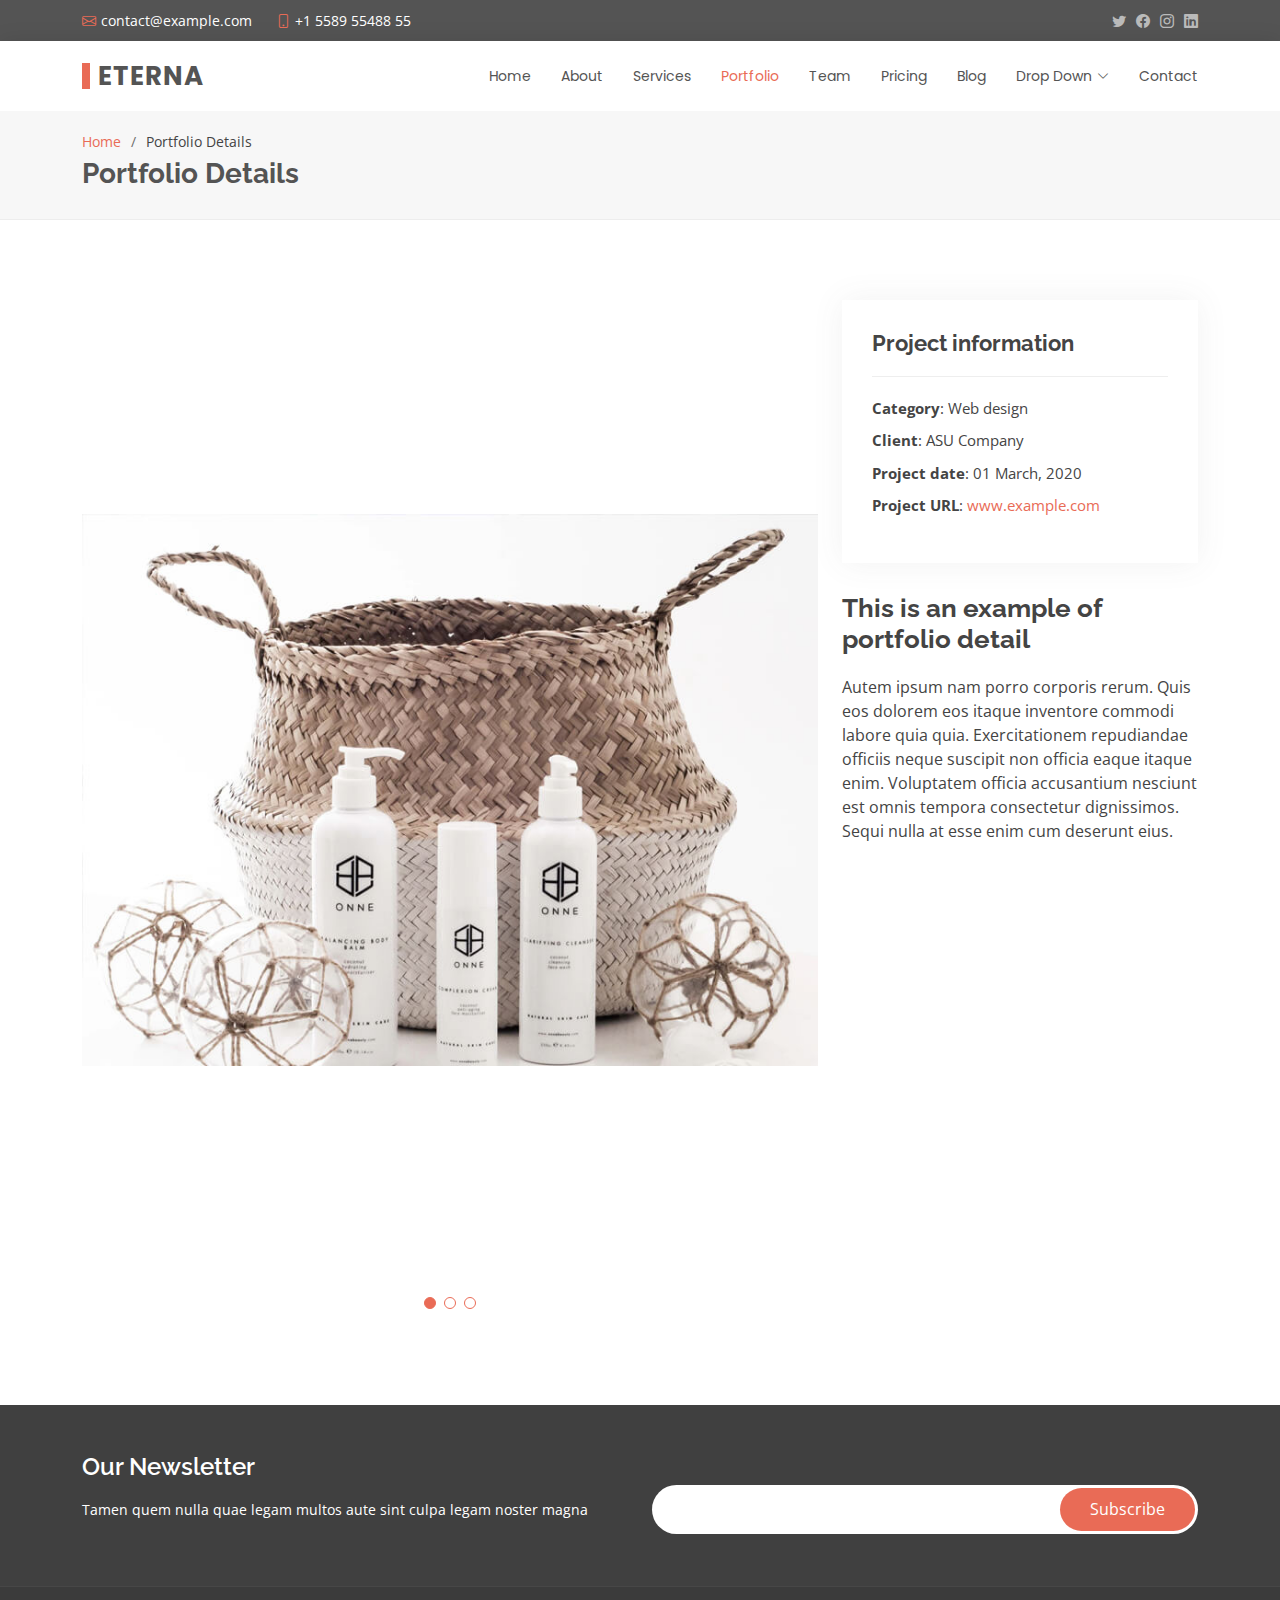
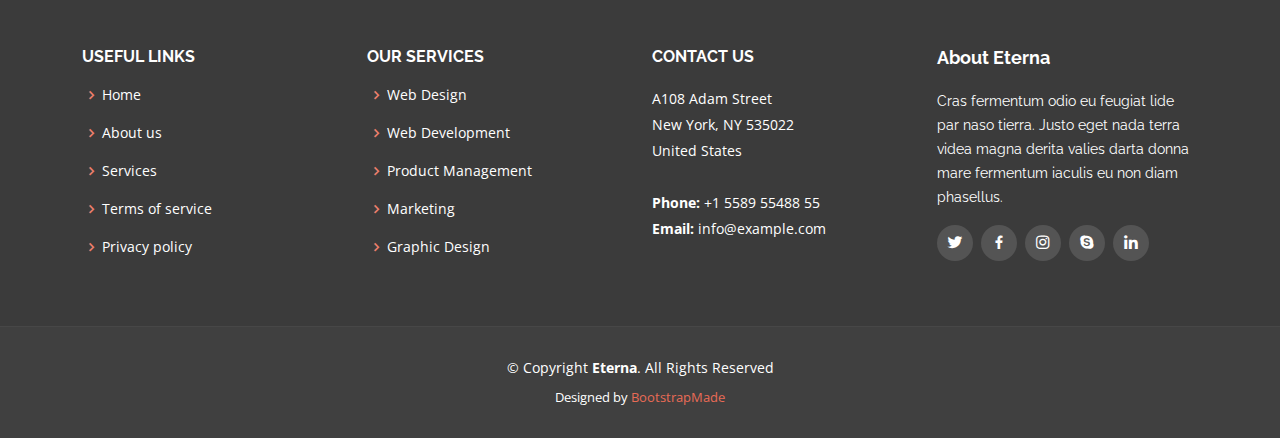
<file: _portfolio-details.html>
<!DOCTYPE html>
<html lang="en">

<head>
  <meta charset="utf-8">
  <meta content="width=device-width, initial-scale=1.0" name="viewport">

  <title>Portfolio Details - Eterna Bootstrap Template</title>
  <meta content="" name="description">
  <meta content="" name="keywords">

  <!-- Favicons -->
  <link href="assets/img/favicon.png" rel="icon">
  <link href="assets/img/apple-touch-icon.png" rel="apple-touch-icon">

  <!-- Google Fonts -->
  <link href="https://fonts.googleapis.com/css?family=Open+Sans:300,300i,400,400i,600,600i,700,700i|Raleway:300,300i,400,400i,500,500i,600,600i,700,700i|Poppins:300,300i,400,400i,500,500i,600,600i,700,700i" rel="stylesheet">

  <!-- Vendor CSS Files -->
  <link href="assets/vendor/animate.css/animate.min.css" rel="stylesheet">
  <link href="assets/vendor/bootstrap/css/bootstrap.min.css" rel="stylesheet">
  <link href="assets/vendor/bootstrap-icons/bootstrap-icons.css" rel="stylesheet">
  <link href="assets/vendor/boxicons/css/boxicons.min.css" rel="stylesheet">
  <link href="assets/vendor/glightbox/css/glightbox.min.css" rel="stylesheet">
  <link href="assets/vendor/swiper/swiper-bundle.min.css" rel="stylesheet">

  <!-- Template Main CSS File -->
  <link href="assets/css/style.css" rel="stylesheet">

  <!-- =======================================================
  * Template Name: Eterna
  * Updated: Mar 10 2023 with Bootstrap v5.2.3
  * Template URL: https://bootstrapmade.com/eterna-free-multipurpose-bootstrap-template/
  * Author: BootstrapMade.com
  * License: https://bootstrapmade.com/license/
  ======================================================== -->
</head>

<body>

  <!-- ======= Top Bar ======= -->
  <section id="topbar" class="d-flex align-items-center">
    <div class="container d-flex justify-content-center justify-content-md-between">
      <div class="contact-info d-flex align-items-center">
        <i class="bi bi-envelope d-flex align-items-center"><a href="mailto:contact@example.com">contact@example.com</a></i>
        <i class="bi bi-phone d-flex align-items-center ms-4"><span>+1 5589 55488 55</span></i>
      </div>
      <div class="social-links d-none d-md-flex align-items-center">
        <a href="#" class="twitter"><i class="bi bi-twitter"></i></a>
        <a href="#" class="facebook"><i class="bi bi-facebook"></i></a>
        <a href="#" class="instagram"><i class="bi bi-instagram"></i></a>
        <a href="#" class="linkedin"><i class="bi bi-linkedin"></i></i></a>
      </div>
    </div>
  </section>

  <!-- ======= Header ======= -->
  <header id="header" class="d-flex align-items-center">
    <div class="container d-flex justify-content-between align-items-center">

      <div class="logo">
        <h1><a href="index.html">Eterna</a></h1>
        <!-- Uncomment below if you prefer to use an image logo -->
        <!-- <a href="index.html"><img src="assets/img/logo.png" alt="" class="img-fluid"></a>-->
      </div>

      <nav id="navbar" class="navbar">
        <ul>
          <li><a href="index.html">Home</a></li>
          <li><a href="about.html">About</a></li>
          <li><a href="services.html">Services</a></li>
          <li><a class="active" href="portfolio.html">Portfolio</a></li>
          <li><a href="team.html">Team</a></li>
          <li><a href="pricing.html">Pricing</a></li>
          <li><a href="blog.html">Blog</a></li>
          <li class="dropdown"><a href="#"><span>Drop Down</span> <i class="bi bi-chevron-down"></i></a>
            <ul>
              <li><a href="#">Drop Down 1</a></li>
              <li class="dropdown"><a href="#"><span>Deep Drop Down</span> <i class="bi bi-chevron-right"></i></a>
                <ul>
                  <li><a href="#">Deep Drop Down 1</a></li>
                  <li><a href="#">Deep Drop Down 2</a></li>
                  <li><a href="#">Deep Drop Down 3</a></li>
                  <li><a href="#">Deep Drop Down 4</a></li>
                  <li><a href="#">Deep Drop Down 5</a></li>
                </ul>
              </li>
              <li><a href="#">Drop Down 2</a></li>
              <li><a href="#">Drop Down 3</a></li>
              <li><a href="#">Drop Down 4</a></li>
            </ul>
          </li>
          <li><a href="contact.html">Contact</a></li>
        </ul>
        <i class="bi bi-list mobile-nav-toggle"></i>
      </nav><!-- .navbar -->

    </div>
  </header><!-- End Header -->

  <main id="main">

    <!-- ======= Breadcrumbs ======= -->
    <section id="breadcrumbs" class="breadcrumbs">
      <div class="container">

        <ol>
          <li><a href="index.html">Home</a></li>
          <li>Portfolio Details</li>
        </ol>
        <h2>Portfolio Details</h2>

      </div>
    </section><!-- End Breadcrumbs -->

    <!-- ======= Portfolio Details Section ======= -->
    <section id="portfolio-details" class="portfolio-details">
      <div class="container">

        <div class="row gy-4">

          <div class="col-lg-8">
            <div class="portfolio-details-slider swiper">
              <div class="swiper-wrapper align-items-center">

                <div class="swiper-slide">
                  <img src="assets/img/portfolio/portfolio-1.jpg" alt="">
                </div>

                <div class="swiper-slide">
                  <img src="assets/img/portfolio/portfolio-2.jpg" alt="">
                </div>

                <div class="swiper-slide">
                  <img src="assets/img/portfolio/portfolio-3.jpg" alt="">
                </div>

              </div>
              <div class="swiper-pagination"></div>
            </div>
          </div>

          <div class="col-lg-4">
            <div class="portfolio-info">
              <h3>Project information</h3>
              <ul>
                <li><strong>Category</strong>: Web design</li>
                <li><strong>Client</strong>: ASU Company</li>
                <li><strong>Project date</strong>: 01 March, 2020</li>
                <li><strong>Project URL</strong>: <a href="#">www.example.com</a></li>
              </ul>
            </div>
            <div class="portfolio-description">
              <h2>This is an example of portfolio detail</h2>
              <p>
                Autem ipsum nam porro corporis rerum. Quis eos dolorem eos itaque inventore commodi labore quia quia. Exercitationem repudiandae officiis neque suscipit non officia eaque itaque enim. Voluptatem officia accusantium nesciunt est omnis tempora consectetur dignissimos. Sequi nulla at esse enim cum deserunt eius.
              </p>
            </div>
          </div>

        </div>

      </div>
    </section><!-- End Portfolio Details Section -->

  </main><!-- End #main -->

  <!-- ======= Footer ======= -->
  <footer id="footer">

    <div class="footer-newsletter">
      <div class="container">
        <div class="row">
          <div class="col-lg-6">
            <h4>Our Newsletter</h4>
            <p>Tamen quem nulla quae legam multos aute sint culpa legam noster magna</p>
          </div>
          <div class="col-lg-6">
            <form action="" method="post">
              <input type="email" name="email"><input type="submit" value="Subscribe">
            </form>
          </div>
        </div>
      </div>
    </div>

    <div class="footer-top">
      <div class="container">
        <div class="row">

          <div class="col-lg-3 col-md-6 footer-links">
            <h4>Useful Links</h4>
            <ul>
              <li><i class="bx bx-chevron-right"></i> <a href="#">Home</a></li>
              <li><i class="bx bx-chevron-right"></i> <a href="#">About us</a></li>
              <li><i class="bx bx-chevron-right"></i> <a href="#">Services</a></li>
              <li><i class="bx bx-chevron-right"></i> <a href="#">Terms of service</a></li>
              <li><i class="bx bx-chevron-right"></i> <a href="#">Privacy policy</a></li>
            </ul>
          </div>

          <div class="col-lg-3 col-md-6 footer-links">
            <h4>Our Services</h4>
            <ul>
              <li><i class="bx bx-chevron-right"></i> <a href="#">Web Design</a></li>
              <li><i class="bx bx-chevron-right"></i> <a href="#">Web Development</a></li>
              <li><i class="bx bx-chevron-right"></i> <a href="#">Product Management</a></li>
              <li><i class="bx bx-chevron-right"></i> <a href="#">Marketing</a></li>
              <li><i class="bx bx-chevron-right"></i> <a href="#">Graphic Design</a></li>
            </ul>
          </div>

          <div class="col-lg-3 col-md-6 footer-contact">
            <h4>Contact Us</h4>
            <p>
              A108 Adam Street <br>
              New York, NY 535022<br>
              United States <br><br>
              <strong>Phone:</strong> +1 5589 55488 55<br>
              <strong>Email:</strong> info@example.com<br>
            </p>

          </div>

          <div class="col-lg-3 col-md-6 footer-info">
            <h3>About Eterna</h3>
            <p>Cras fermentum odio eu feugiat lide par naso tierra. Justo eget nada terra videa magna derita valies darta donna mare fermentum iaculis eu non diam phasellus.</p>
            <div class="social-links mt-3">
              <a href="#" class="twitter"><i class="bx bxl-twitter"></i></a>
              <a href="#" class="facebook"><i class="bx bxl-facebook"></i></a>
              <a href="#" class="instagram"><i class="bx bxl-instagram"></i></a>
              <a href="#" class="google-plus"><i class="bx bxl-skype"></i></a>
              <a href="#" class="linkedin"><i class="bx bxl-linkedin"></i></a>
            </div>
          </div>

        </div>
      </div>
    </div>

    <div class="container">
      <div class="copyright">
        &copy; Copyright <strong><span>Eterna</span></strong>. All Rights Reserved
      </div>
      <div class="credits">
        <!-- All the links in the footer should remain intact. -->
        <!-- You can delete the links only if you purchased the pro version. -->
        <!-- Licensing information: https://bootstrapmade.com/license/ -->
        <!-- Purchase the pro version with working PHP/AJAX contact form: https://bootstrapmade.com/eterna-free-multipurpose-bootstrap-template/ -->
        Designed by <a href="https://bootstrapmade.com/">BootstrapMade</a>
      </div>
    </div>
  </footer><!-- End Footer -->

  <a href="#" class="back-to-top d-flex align-items-center justify-content-center"><i class="bi bi-arrow-up-short"></i></a>

  <!-- Vendor JS Files -->
  <script src="assets/vendor/purecounter/purecounter_vanilla.js"></script>
  <script src="assets/vendor/bootstrap/js/bootstrap.bundle.min.js"></script>
  <script src="assets/vendor/glightbox/js/glightbox.min.js"></script>
  <script src="assets/vendor/isotope-layout/isotope.pkgd.min.js"></script>
  <script src="assets/vendor/swiper/swiper-bundle.min.js"></script>
  <script src="assets/vendor/waypoints/noframework.waypoints.js"></script>
  <script src="assets/vendor/php-email-form/validate.js"></script>

  <!-- Template Main JS File -->
  <script src="assets/js/main.js"></script>

</body>

</html>
</file>
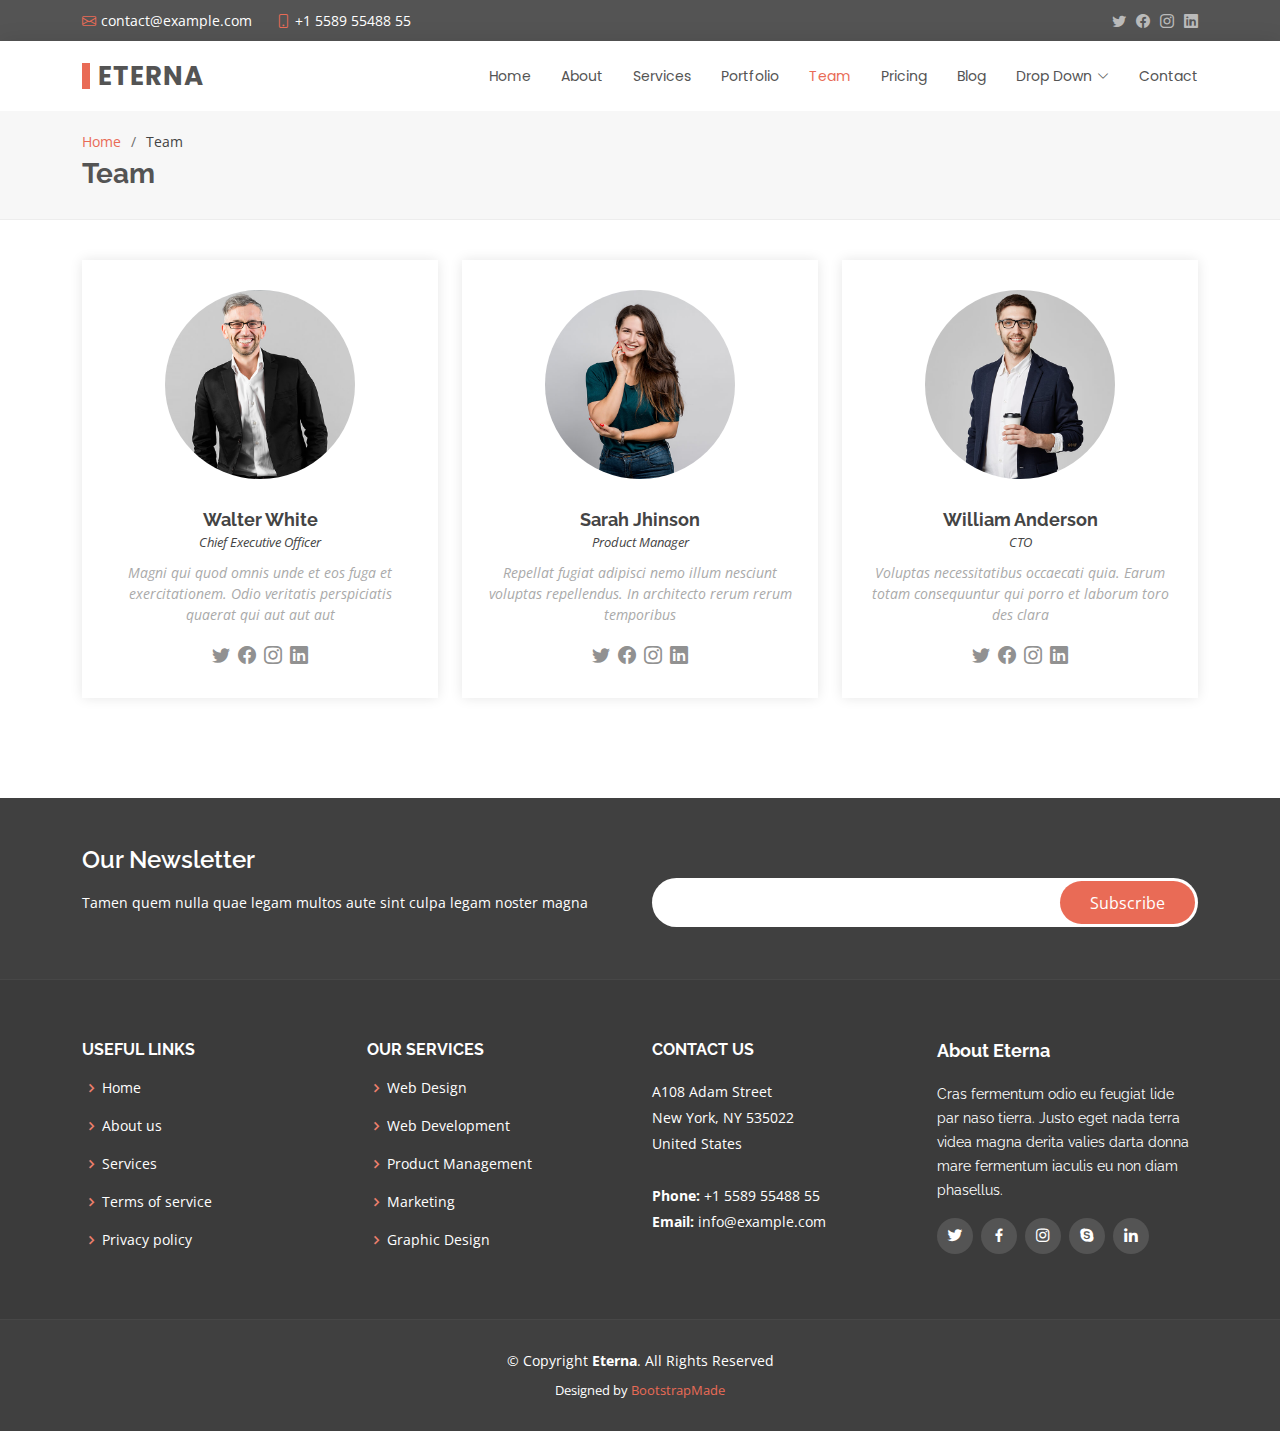
<file: _team.html>
<!DOCTYPE html>
<html lang="en">

<head>
  <meta charset="utf-8">
  <meta content="width=device-width, initial-scale=1.0" name="viewport">

  <title>Team - Eterna Bootstrap Template</title>
  <meta content="" name="description">
  <meta content="" name="keywords">

  <!-- Favicons -->
  <link href="assets/img/favicon.png" rel="icon">
  <link href="assets/img/apple-touch-icon.png" rel="apple-touch-icon">

  <!-- Google Fonts -->
  <link href="https://fonts.googleapis.com/css?family=Open+Sans:300,300i,400,400i,600,600i,700,700i|Raleway:300,300i,400,400i,500,500i,600,600i,700,700i|Poppins:300,300i,400,400i,500,500i,600,600i,700,700i" rel="stylesheet">

  <!-- Vendor CSS Files -->
  <link href="assets/vendor/animate.css/animate.min.css" rel="stylesheet">
  <link href="assets/vendor/bootstrap/css/bootstrap.min.css" rel="stylesheet">
  <link href="assets/vendor/bootstrap-icons/bootstrap-icons.css" rel="stylesheet">
  <link href="assets/vendor/boxicons/css/boxicons.min.css" rel="stylesheet">
  <link href="assets/vendor/glightbox/css/glightbox.min.css" rel="stylesheet">
  <link href="assets/vendor/swiper/swiper-bundle.min.css" rel="stylesheet">

  <!-- Template Main CSS File -->
  <link href="assets/css/style.css" rel="stylesheet">

  <!-- =======================================================
  * Template Name: Eterna
  * Updated: Mar 10 2023 with Bootstrap v5.2.3
  * Template URL: https://bootstrapmade.com/eterna-free-multipurpose-bootstrap-template/
  * Author: BootstrapMade.com
  * License: https://bootstrapmade.com/license/
  ======================================================== -->
</head>

<body>

  <!-- ======= Top Bar ======= -->
  <section id="topbar" class="d-flex align-items-center">
    <div class="container d-flex justify-content-center justify-content-md-between">
      <div class="contact-info d-flex align-items-center">
        <i class="bi bi-envelope d-flex align-items-center"><a href="mailto:contact@example.com">contact@example.com</a></i>
        <i class="bi bi-phone d-flex align-items-center ms-4"><span>+1 5589 55488 55</span></i>
      </div>
      <div class="social-links d-none d-md-flex align-items-center">
        <a href="#" class="twitter"><i class="bi bi-twitter"></i></a>
        <a href="#" class="facebook"><i class="bi bi-facebook"></i></a>
        <a href="#" class="instagram"><i class="bi bi-instagram"></i></a>
        <a href="#" class="linkedin"><i class="bi bi-linkedin"></i></i></a>
      </div>
    </div>
  </section>

  <!-- ======= Header ======= -->
  <header id="header" class="d-flex align-items-center">
    <div class="container d-flex justify-content-between align-items-center">

      <div class="logo">
        <h1><a href="index.html">Eterna</a></h1>
        <!-- Uncomment below if you prefer to use an image logo -->
        <!-- <a href="index.html"><img src="assets/img/logo.png" alt="" class="img-fluid"></a>-->
      </div>

      <nav id="navbar" class="navbar">
        <ul>
          <li><a href="index.html">Home</a></li>
          <li><a href="about.html">About</a></li>
          <li><a href="services.html">Services</a></li>
          <li><a href="portfolio.html">Portfolio</a></li>
          <li><a class="active" href="team.html">Team</a></li>
          <li><a href="pricing.html">Pricing</a></li>
          <li><a href="blog.html">Blog</a></li>
          <li class="dropdown"><a href="#"><span>Drop Down</span> <i class="bi bi-chevron-down"></i></a>
            <ul>
              <li><a href="#">Drop Down 1</a></li>
              <li class="dropdown"><a href="#"><span>Deep Drop Down</span> <i class="bi bi-chevron-right"></i></a>
                <ul>
                  <li><a href="#">Deep Drop Down 1</a></li>
                  <li><a href="#">Deep Drop Down 2</a></li>
                  <li><a href="#">Deep Drop Down 3</a></li>
                  <li><a href="#">Deep Drop Down 4</a></li>
                  <li><a href="#">Deep Drop Down 5</a></li>
                </ul>
              </li>
              <li><a href="#">Drop Down 2</a></li>
              <li><a href="#">Drop Down 3</a></li>
              <li><a href="#">Drop Down 4</a></li>
            </ul>
          </li>
          <li><a href="contact.html">Contact</a></li>
        </ul>
        <i class="bi bi-list mobile-nav-toggle"></i>
      </nav><!-- .navbar -->

    </div>
  </header><!-- End Header -->

  <main id="main">

    <!-- ======= Breadcrumbs ======= -->
    <section id="breadcrumbs" class="breadcrumbs">
      <div class="container">

        <ol>
          <li><a href="index.html">Home</a></li>
          <li>Team</li>
        </ol>
        <h2>Team</h2>

      </div>
    </section><!-- End Breadcrumbs -->

    <!-- ======= Team Section ======= -->
    <section id="team" class="team">
      <div class="container">

        <div class="row">
          <div class="col-lg-4 col-md-6 d-flex align-items-stretch">
            <div class="member">
              <img src="assets/img/team/team-1.jpg" alt="">
              <h4>Walter White</h4>
              <span>Chief Executive Officer</span>
              <p>
                Magni qui quod omnis unde et eos fuga et exercitationem. Odio veritatis perspiciatis quaerat qui aut aut aut
              </p>
              <div class="social">
                <a href=""><i class="bi bi-twitter"></i></a>
                <a href=""><i class="bi bi-facebook"></i></a>
                <a href=""><i class="bi bi-instagram"></i></a>
                <a href=""><i class="bi bi-linkedin"></i></a>
              </div>
            </div>
          </div>

          <div class="col-lg-4 col-md-6 d-flex align-items-stretch">
            <div class="member">
              <img src="assets/img/team/team-2.jpg" alt="">
              <h4>Sarah Jhinson</h4>
              <span>Product Manager</span>
              <p>
                Repellat fugiat adipisci nemo illum nesciunt voluptas repellendus. In architecto rerum rerum temporibus
              </p>
              <div class="social">
                <a href=""><i class="bi bi-twitter"></i></a>
                <a href=""><i class="bi bi-facebook"></i></a>
                <a href=""><i class="bi bi-instagram"></i></a>
                <a href=""><i class="bi bi-linkedin"></i></a>
              </div>
            </div>
          </div>

          <div class="col-lg-4 col-md-6 d-flex align-items-stretch">
            <div class="member">
              <img src="assets/img/team/team-3.jpg" alt="">
              <h4>William Anderson</h4>
              <span>CTO</span>
              <p>
                Voluptas necessitatibus occaecati quia. Earum totam consequuntur qui porro et laborum toro des clara
              </p>
              <div class="social">
                <a href=""><i class="bi bi-twitter"></i></a>
                <a href=""><i class="bi bi-facebook"></i></a>
                <a href=""><i class="bi bi-instagram"></i></a>
                <a href=""><i class="bi bi-linkedin"></i></a>
              </div>
            </div>
          </div>

        </div>

      </div>
    </section><!-- End Team Section -->

  </main><!-- End #main -->

  <!-- ======= Footer ======= -->
  <footer id="footer">

    <div class="footer-newsletter">
      <div class="container">
        <div class="row">
          <div class="col-lg-6">
            <h4>Our Newsletter</h4>
            <p>Tamen quem nulla quae legam multos aute sint culpa legam noster magna</p>
          </div>
          <div class="col-lg-6">
            <form action="" method="post">
              <input type="email" name="email"><input type="submit" value="Subscribe">
            </form>
          </div>
        </div>
      </div>
    </div>

    <div class="footer-top">
      <div class="container">
        <div class="row">

          <div class="col-lg-3 col-md-6 footer-links">
            <h4>Useful Links</h4>
            <ul>
              <li><i class="bx bx-chevron-right"></i> <a href="#">Home</a></li>
              <li><i class="bx bx-chevron-right"></i> <a href="#">About us</a></li>
              <li><i class="bx bx-chevron-right"></i> <a href="#">Services</a></li>
              <li><i class="bx bx-chevron-right"></i> <a href="#">Terms of service</a></li>
              <li><i class="bx bx-chevron-right"></i> <a href="#">Privacy policy</a></li>
            </ul>
          </div>

          <div class="col-lg-3 col-md-6 footer-links">
            <h4>Our Services</h4>
            <ul>
              <li><i class="bx bx-chevron-right"></i> <a href="#">Web Design</a></li>
              <li><i class="bx bx-chevron-right"></i> <a href="#">Web Development</a></li>
              <li><i class="bx bx-chevron-right"></i> <a href="#">Product Management</a></li>
              <li><i class="bx bx-chevron-right"></i> <a href="#">Marketing</a></li>
              <li><i class="bx bx-chevron-right"></i> <a href="#">Graphic Design</a></li>
            </ul>
          </div>

          <div class="col-lg-3 col-md-6 footer-contact">
            <h4>Contact Us</h4>
            <p>
              A108 Adam Street <br>
              New York, NY 535022<br>
              United States <br><br>
              <strong>Phone:</strong> +1 5589 55488 55<br>
              <strong>Email:</strong> info@example.com<br>
            </p>

          </div>

          <div class="col-lg-3 col-md-6 footer-info">
            <h3>About Eterna</h3>
            <p>Cras fermentum odio eu feugiat lide par naso tierra. Justo eget nada terra videa magna derita valies darta donna mare fermentum iaculis eu non diam phasellus.</p>
            <div class="social-links mt-3">
              <a href="#" class="twitter"><i class="bx bxl-twitter"></i></a>
              <a href="#" class="facebook"><i class="bx bxl-facebook"></i></a>
              <a href="#" class="instagram"><i class="bx bxl-instagram"></i></a>
              <a href="#" class="google-plus"><i class="bx bxl-skype"></i></a>
              <a href="#" class="linkedin"><i class="bx bxl-linkedin"></i></a>
            </div>
          </div>

        </div>
      </div>
    </div>

    <div class="container">
      <div class="copyright">
        &copy; Copyright <strong><span>Eterna</span></strong>. All Rights Reserved
      </div>
      <div class="credits">
        <!-- All the links in the footer should remain intact. -->
        <!-- You can delete the links only if you purchased the pro version. -->
        <!-- Licensing information: https://bootstrapmade.com/license/ -->
        <!-- Purchase the pro version with working PHP/AJAX contact form: https://bootstrapmade.com/eterna-free-multipurpose-bootstrap-template/ -->
        Designed by <a href="https://bootstrapmade.com/">BootstrapMade</a>
      </div>
    </div>
  </footer><!-- End Footer -->

  <a href="#" class="back-to-top d-flex align-items-center justify-content-center"><i class="bi bi-arrow-up-short"></i></a>

  <!-- Vendor JS Files -->
  <script src="assets/vendor/purecounter/purecounter_vanilla.js"></script>
  <script src="assets/vendor/bootstrap/js/bootstrap.bundle.min.js"></script>
  <script src="assets/vendor/glightbox/js/glightbox.min.js"></script>
  <script src="assets/vendor/isotope-layout/isotope.pkgd.min.js"></script>
  <script src="assets/vendor/swiper/swiper-bundle.min.js"></script>
  <script src="assets/vendor/waypoints/noframework.waypoints.js"></script>
  <script src="assets/vendor/php-email-form/validate.js"></script>

  <!-- Template Main JS File -->
  <script src="assets/js/main.js"></script>

</body>

</html>
</file>
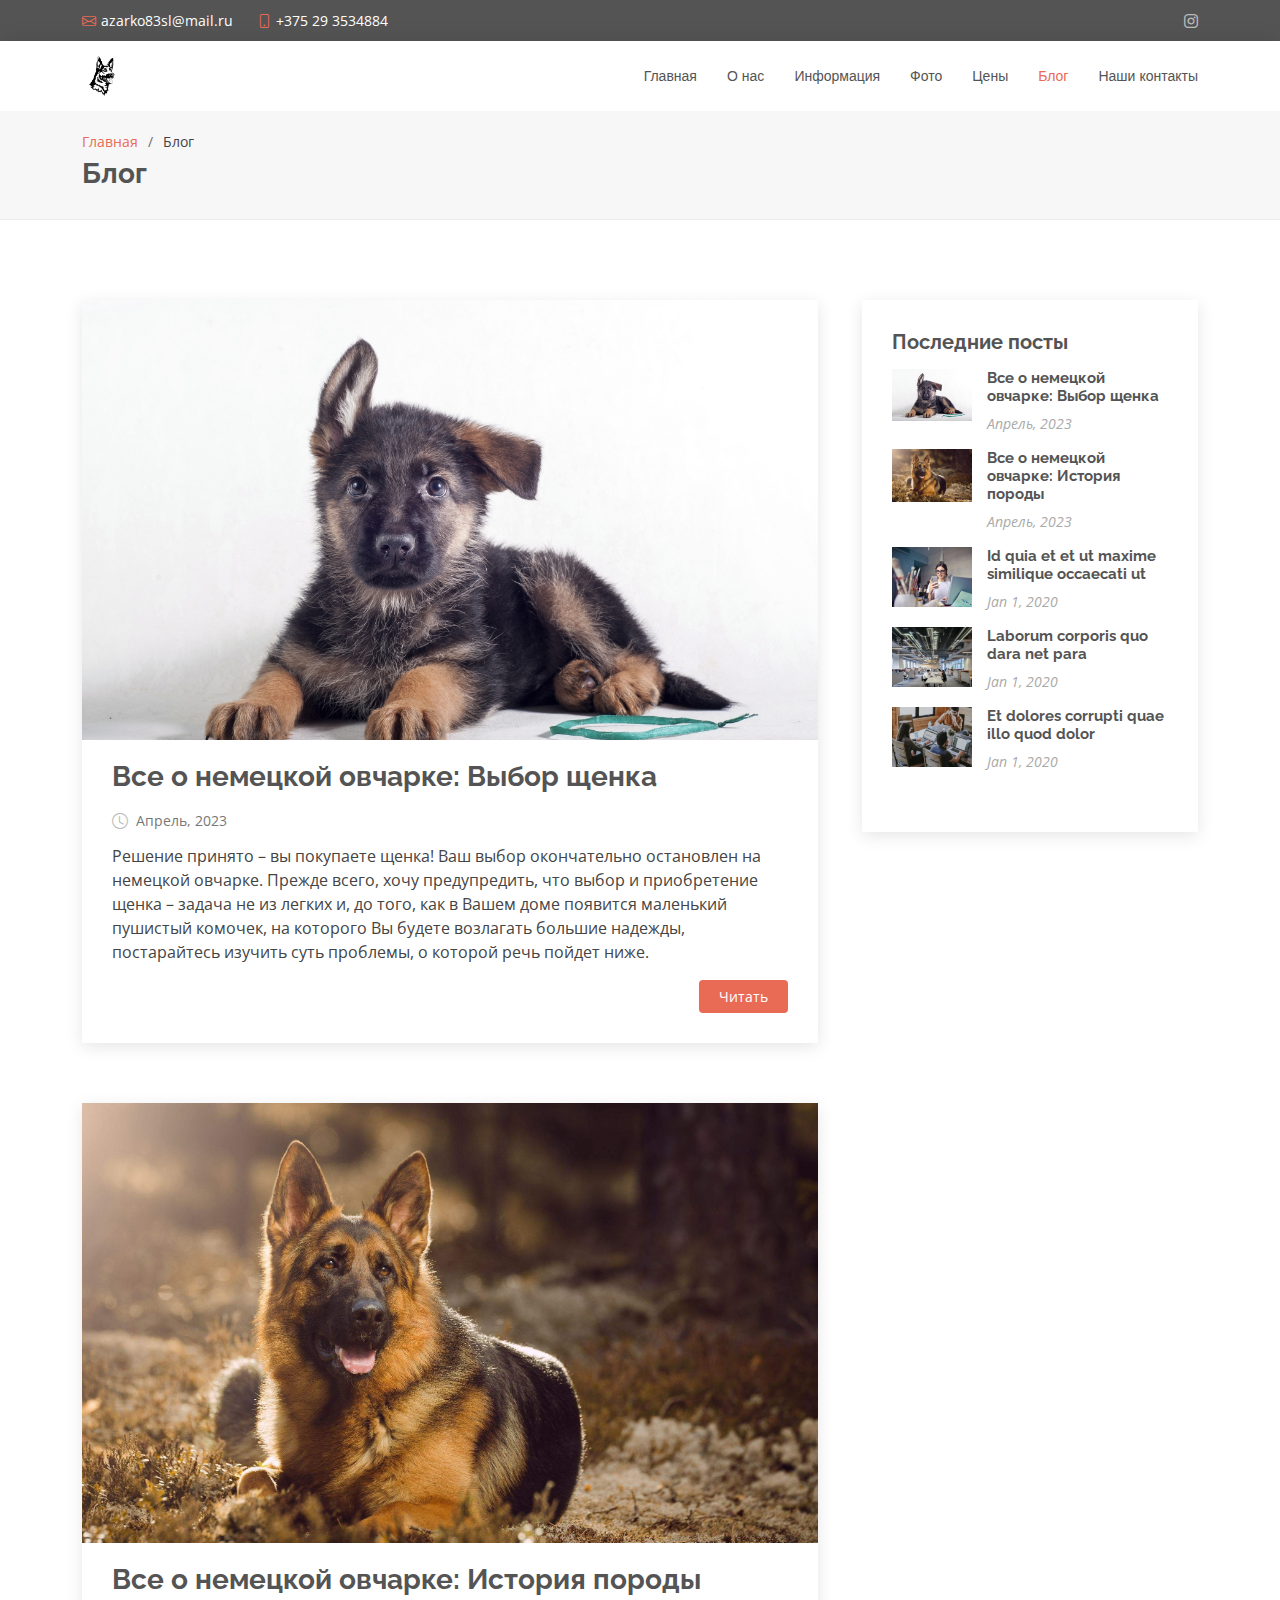
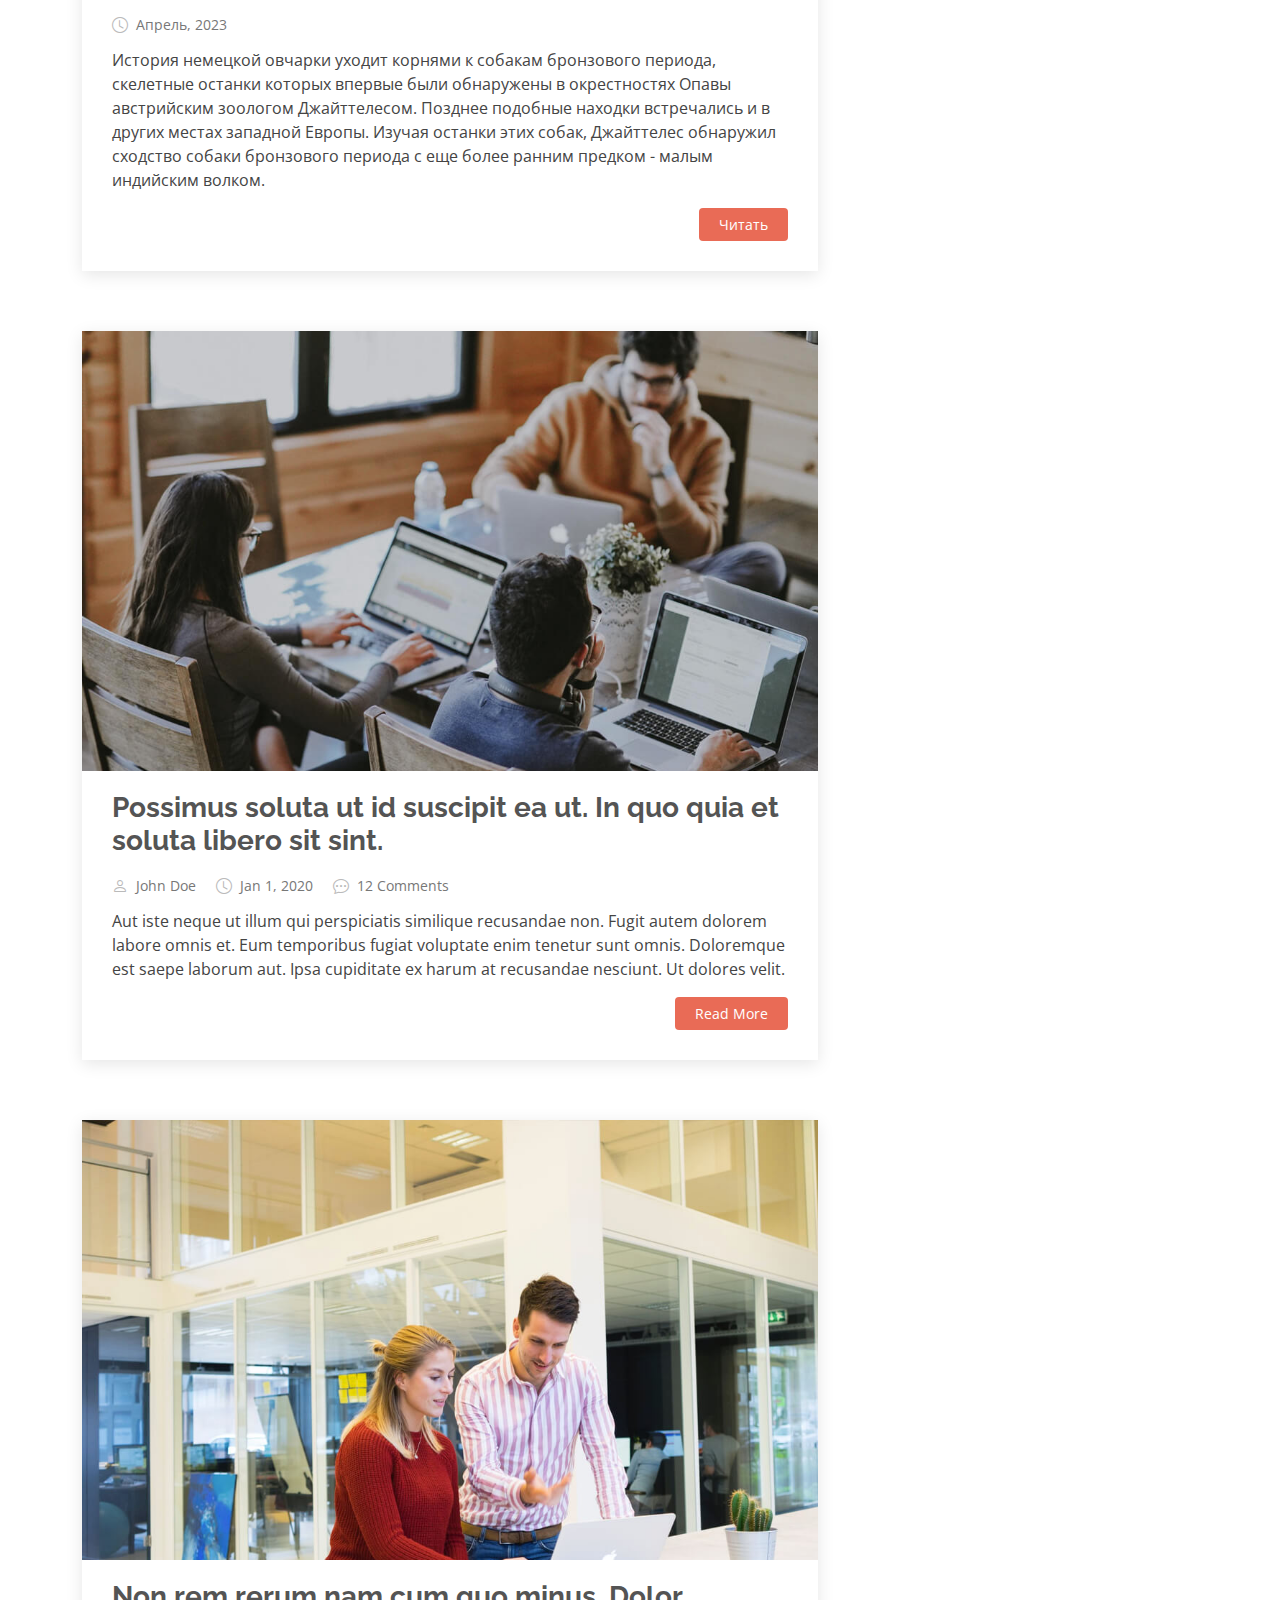
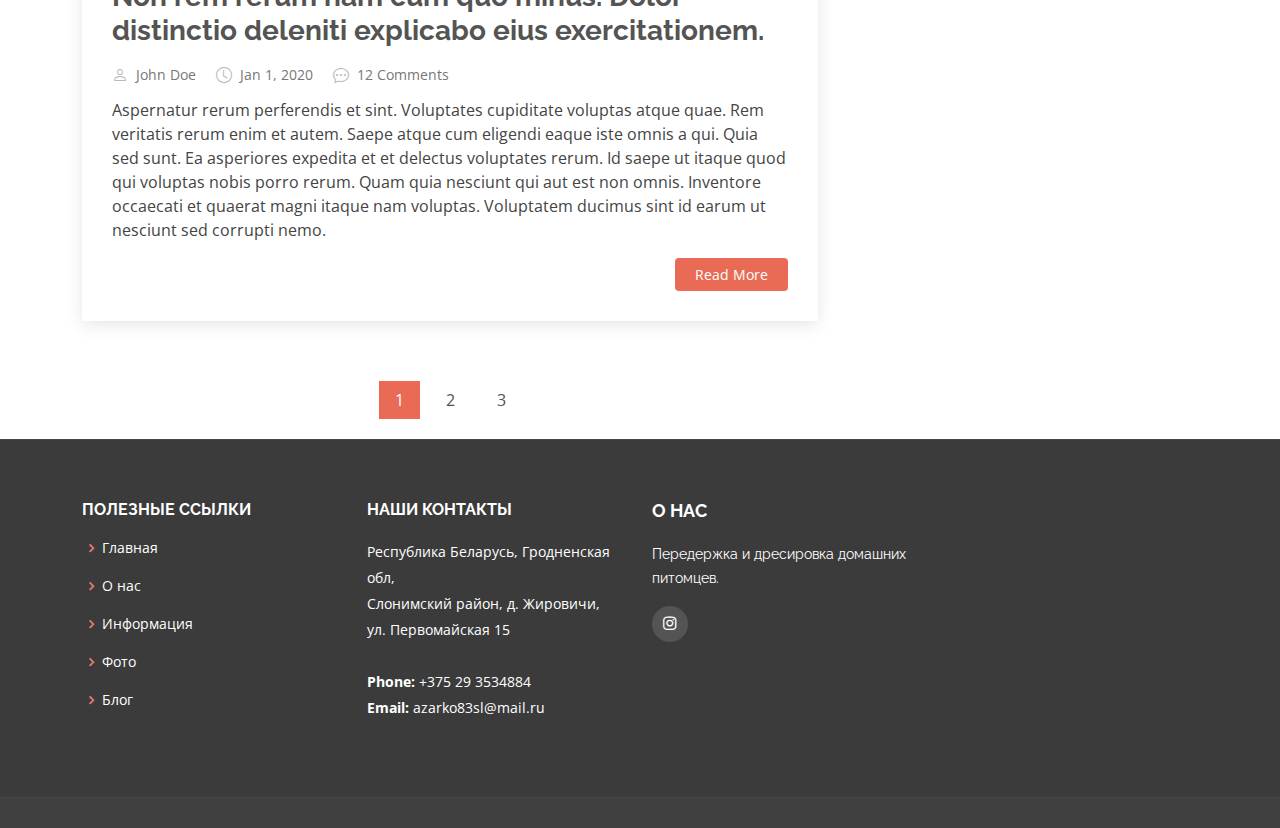
<file: blog.html>
<!DOCTYPE html>
<html lang="en">

<head>
  <meta charset="utf-8">
  <meta content="width=device-width, initial-scale=1.0" name="viewport">

  <title>Блог - Elzar</title>
  <meta content="" name="description">
  <meta content="" name="keywords">

  <!-- Favicons -->
  <link href="assets/img/favicon.png" rel="icon">
  <link href="assets/img/apple-touch-icon.png" rel="apple-touch-icon">

  <!-- Google Fonts -->
  <link href="https://fonts.googleapis.com/css?family=Open+Sans:300,300i,400,400i,600,600i,700,700i|Raleway:300,300i,400,400i,500,500i,600,600i,700,700i|Poppins:300,300i,400,400i,500,500i,600,600i,700,700i" rel="stylesheet">

  <!-- Vendor CSS Files -->
  <link href="assets/vendor/animate.css/animate.min.css" rel="stylesheet">
  <link href="assets/vendor/bootstrap/css/bootstrap.min.css" rel="stylesheet">
  <link href="assets/vendor/bootstrap-icons/bootstrap-icons.css" rel="stylesheet">
  <link href="assets/vendor/boxicons/css/boxicons.min.css" rel="stylesheet">
  <link href="assets/vendor/glightbox/css/glightbox.min.css" rel="stylesheet">
  <link href="assets/vendor/swiper/swiper-bundle.min.css" rel="stylesheet">

  <!-- Template Main CSS File -->
  <link href="assets/css/style.css" rel="stylesheet">

  <!-- =======================================================
  * Template Name: Eterna
  * Updated: Mar 10 2023 with Bootstrap v5.2.3
  * Template URL: https://bootstrapmade.com/eterna-free-multipurpose-bootstrap-template/
  * Author: BootstrapMade.com
  * License: https://bootstrapmade.com/license/
  ======================================================== -->
</head>

<body>

    <!-- ======= Top Bar ======= -->
    <section id="topbar" class="d-flex align-items-center">
      <div class="container d-flex justify-content-center justify-content-md-between">
        <div class="contact-info d-flex align-items-center">
          <i class="bi bi-envelope d-flex align-items-center"><a href="mailto:azarko83sl@mail.ru">azarko83sl@mail.ru</a></i>
          <i class="bi bi-phone d-flex align-items-center ms-4"><span>+375 29 3534884</span></i>
        </div>
        <div class="social-links d-none d-md-flex align-items-center">
          <!-- <a href="#" class="twitter"><i class="bi bi-twitter"></i></a>
          <a href="#" class="facebook"><i class="bi bi-facebook"></i></a> -->
          <a href="#" class="instagram"><i class="bi bi-instagram"></i></a>
          <!-- <a href="#" class="linkedin"><i class="bi bi-linkedin"></i></i></a> -->
        </div>
      </div>
    </section>
  
      <!-- ======= Header ======= -->
      <header id="header" class="d-flex align-items-center">
        <div class="container d-flex justify-content-between align-items-center">
    
          <div class="logo">
            <!-- <h1><a href="index.html">ELZAR</a></h1> -->
            <!-- Uncomment below if you prefer to use an image logo -->
            <a href="index.html"><img src="assets/img/largeLogo.png" alt="" class="img-fluid"> </a>
          </div>
    
          <nav id="navbar" class="navbar">
            <ul>
              <li><a href="index.html">Главная</a></li>
              <li><a href="about.html">О нас</a></li>
              <li><a href="services.html">Информация</a></li>
              <li><a href="portfolio.html">Фото</a></li>
              <li><a href="pricing.html">Цены</a></li>
              <li><a class="active" href="blog.html">Блог</a></li>
              <li><a href="contact.html">Наши контакты</a></li>
            </ul>
            <i class="bi bi-list mobile-nav-toggle"></i>
          </nav><!-- .navbar -->
    
        </div>
      </header><!-- End Header -->

    </div>
  </header><!-- End Header -->

  <main id="main">

    <!-- ======= Breadcrumbs ======= -->
    <section id="breadcrumbs" class="breadcrumbs">
      <div class="container">

        <ol>
          <li><a href="index.html">Главная</a></li>
          <li>Блог</li>
        </ol>
        <h2>Блог</h2>

      </div>
    </section><!-- End Breadcrumbs -->

    <!-- ======= Blog Section ======= -->
    <section id="blog" class="blog">
      <div class="container" data-aos="fade-up">

        <div class="row">

          <div class="col-lg-8 entries">

            <article class="entry">

              <div class="entry-img">
                <img src="assets/img/blog/blog-1.jpg" alt="" class="img-fluid">
              </div>

              <h2 class="entry-title">
                <a href="blog/blog-042023-1.html">Все о немецкой овчарке: Выбор щенка</a>
              </h2>

              <div class="entry-meta">
                <ul>
                  <li class="d-flex align-items-center"><i class="bi bi-clock"></i> <a href="blog/blog-042023-1.html"><time datetime="2023-04-01">Апрель, 2023</time></a></li>
                </ul>
              </div>

              <div class="entry-content">
                <p>
                  Решение принято – вы покупаете щенка! Ваш выбор окончательно остановлен на немецкой овчарке. Прежде всего, хочу предупредить, что выбор и приобретение щенка – задача не из легких и,
                  до того, как в Вашем доме появится маленький пушистый комочек, на которого Вы будете возлагать большие надежды, постарайтесь изучить суть проблемы, о которой речь пойдет ниже. 
                </p>
                <div class="read-more">
                  <a href="blog/blog-042023-1.html">Читать</a>
                </div>
              </div>

            </article><!-- End blog entry -->

            <article class="entry">

              <div class="entry-img">
                <img src="assets/img/blog/blog-2.jpg" alt="" class="img-fluid">
              </div>

              <h2 class="entry-title">
                <a href="blog/blog-042023-2.html">Все о немецкой овчарке: История породы</a>
              </h2>

              <div class="entry-meta">
                <ul>
                  <li class="d-flex align-items-center"><i class="bi bi-clock"></i> <a href="blog/blog-042023-2.html"><time datetime="2023-04-01">Апрель, 2023</time></a></li>
                </ul>
              </div>

              <div class="entry-content">
                <p>
                  История немецкой овчарки уходит корнями к собакам бронзового периода, скелетные останки которых впервые были обнаружены в окрестностях 
                  Опавы австрийским зоологом Джайттелесом. Позднее подобные находки встречались и в других местах западной Европы. Изучая останки этих собак,
                  Джайттелес обнаружил сходство собаки бронзового периода с еще более ранним предком - малым индийским волком.
               </p>
                <div class="read-more">
                  <a href="blog/blog-042023-2.html">Читать</a>
                </div>
              </div>

            </article><!-- End blog entry -->

            <article class="entry">

              <div class="entry-img">
                <img src="assets/img/blog/blog-3.jpg" alt="" class="img-fluid">
              </div>

              <h2 class="entry-title">
                <a href="blog-single.html">Possimus soluta ut id suscipit ea ut. In quo quia et soluta libero sit sint.</a>
              </h2>

              <div class="entry-meta">
                <ul>
                  <li class="d-flex align-items-center"><i class="bi bi-person"></i> <a href="blog-single.html">John Doe</a></li>
                  <li class="d-flex align-items-center"><i class="bi bi-clock"></i> <a href="blog-single.html"><time datetime="2020-01-01">Jan 1, 2020</time></a></li>
                  <li class="d-flex align-items-center"><i class="bi bi-chat-dots"></i> <a href="blog-single.html">12 Comments</a></li>
                </ul>
              </div>

              <div class="entry-content">
                <p>
                  Aut iste neque ut illum qui perspiciatis similique recusandae non. Fugit autem dolorem labore omnis et. Eum temporibus fugiat voluptate enim tenetur sunt omnis.
                  Doloremque est saepe laborum aut. Ipsa cupiditate ex harum at recusandae nesciunt. Ut dolores velit.
                </p>
                <div class="read-more">
                  <a href="blog-single.html">Read More</a>
                </div>
              </div>

            </article><!-- End blog entry -->

            <article class="entry">

              <div class="entry-img">
                <img src="assets/img/blog/blog-4.jpg" alt="" class="img-fluid">
              </div>

              <h2 class="entry-title">
                <a href="blog-single.html">Non rem rerum nam cum quo minus. Dolor distinctio deleniti explicabo eius exercitationem.</a>
              </h2>

              <div class="entry-meta">
                <ul>
                  <li class="d-flex align-items-center"><i class="bi bi-person"></i> <a href="blog-single.html">John Doe</a></li>
                  <li class="d-flex align-items-center"><i class="bi bi-clock"></i> <a href="blog-single.html"><time datetime="2020-01-01">Jan 1, 2020</time></a></li>
                  <li class="d-flex align-items-center"><i class="bi bi-chat-dots"></i> <a href="blog-single.html">12 Comments</a></li>
                </ul>
              </div>

              <div class="entry-content">
                <p>
                  Aspernatur rerum perferendis et sint. Voluptates cupiditate voluptas atque quae. Rem veritatis rerum enim et autem. Saepe atque cum eligendi eaque iste omnis a qui.
                  Quia sed sunt. Ea asperiores expedita et et delectus voluptates rerum. Id saepe ut itaque quod qui voluptas nobis porro rerum. Quam quia nesciunt qui aut est non omnis. Inventore occaecati et quaerat magni itaque nam voluptas. Voluptatem ducimus sint id earum ut nesciunt sed corrupti nemo.
                </p>
                <div class="read-more">
                  <a href="blog-single.html">Read More</a>
                </div>
              </div>

            </article><!-- End blog entry -->

            <div class="blog-pagination">
              <ul class="justify-content-center">
                <li class="active"><a href="#">1</a></li>
                <li><a href="#">2</a></li>
                <li><a href="#">3</a></li>
              </ul>
            </div>

          </div><!-- End blog entries list -->

          <div class="col-lg-4">

            <div class="sidebar">

  

              <h3 class="sidebar-title">Последние посты</h3>
              <div class="sidebar-item recent-posts">
                <div class="post-item clearfix">
                  <img src="assets/img/blog/blog-1.jpg" alt="">
                  <h4><a href="blog/blog-042023-1.html">Все о немецкой овчарке: Выбор щенка</a></h4>
                  <time datetime="2023-04-01">Апрель, 2023</time>
                </div>

                <div class="post-item clearfix">
                  <img src="assets/img/blog/blog-2.jpg" alt="">
                  <h4><a href="blog/blog-042023-2.html">Все о немецкой овчарке: История породы</a></h4>
                  <time datetime="2023-04-01">Апрель, 2023</time>
                </div>

                <div class="post-item clearfix">
                  <img src="assets/img/blog/blog-recent-3.jpg" alt="">
                  <h4><a href="blog-single.html">Id quia et et ut maxime similique occaecati ut</a></h4>
                  <time datetime="2020-01-01">Jan 1, 2020</time>
                </div>

                <div class="post-item clearfix">
                  <img src="assets/img/blog/blog-recent-4.jpg" alt="">
                  <h4><a href="blog-single.html">Laborum corporis quo dara net para</a></h4>
                  <time datetime="2020-01-01">Jan 1, 2020</time>
                </div>

                <div class="post-item clearfix">
                  <img src="assets/img/blog/blog-recent-5.jpg" alt="">
                  <h4><a href="blog-single.html">Et dolores corrupti quae illo quod dolor</a></h4>
                  <time datetime="2020-01-01">Jan 1, 2020</time>
                </div>

              </div><!-- End sidebar recent posts-->

            </div><!-- End sidebar -->

          </div><!-- End blog sidebar -->

        </div>

      </div>
    </section><!-- End Blog Section -->

  </main><!-- End #main -->

  <!-- ======= Footer ======= -->
  <footer id="footer">

    <div class="footer-top">
      <div class="container">
        <div class="row">
  
          <div class="col-lg-3 col-md-6 footer-links">
            <h4>ПОЛЕЗНЫЕ ССЫЛКИ</h4>
            <ul>
              <li><i class="bx bx-chevron-right"></i> <a href="index.html">Главная</a></li>
              <li><i class="bx bx-chevron-right"></i> <a href="about.html">О нас</a></li>
              <li><i class="bx bx-chevron-right"></i> <a href="services.html">Информация</a></li>
              <li><i class="bx bx-chevron-right"></i> <a href="portfolio.html">Фото</a></li>
              <li><i class="bx bx-chevron-right"></i> <a href="blog.html">Блог</a></li>
            </ul>
          </div>
  
          <div class="col-lg-3 col-md-6 footer-contact">
            <h4>НАШИ КОНТАКТЫ</h4>
            <p>
              Республика Беларусь,
              Гродненская обл,<br>
              Слонимский район,
              д. Жировичи, <br>
              ул. Первомайская 15<br><br>
              <strong>Phone:</strong> +375 29 3534884<br>
              <strong>Email:</strong> azarko83sl@mail.ru<br>
            </p>
  
          </div>
  
          <div class="col-lg-3 col-md-6 footer-info">
            <h3>О НАС</h3>
            <p>Передержка и дресировка домашних питомцев.</p>
            <div class="social-links mt-3">
              <a href="https://www.instagram.com/peredergka_slonim/" class="instagram"><i class="bx bxl-instagram"></i></a>
            </div>
          </div>
  
        </div>
      </div>
    </div>
  
  </footer>
  <!-- End Footer -->

  <a href="#" class="back-to-top d-flex align-items-center justify-content-center"><i class="bi bi-arrow-up-short"></i></a>

  <!-- Vendor JS Files -->
  <script src="assets/vendor/purecounter/purecounter_vanilla.js"></script>
  <script src="assets/vendor/bootstrap/js/bootstrap.bundle.min.js"></script>
  <script src="assets/vendor/glightbox/js/glightbox.min.js"></script>
  <script src="assets/vendor/isotope-layout/isotope.pkgd.min.js"></script>
  <script src="assets/vendor/swiper/swiper-bundle.min.js"></script>
  <script src="assets/vendor/waypoints/noframework.waypoints.js"></script>
  <script src="assets/vendor/php-email-form/validate.js"></script>

  <!-- Template Main JS File -->
  <script src="assets/js/main.js"></script>

</body>

</html>
</file>
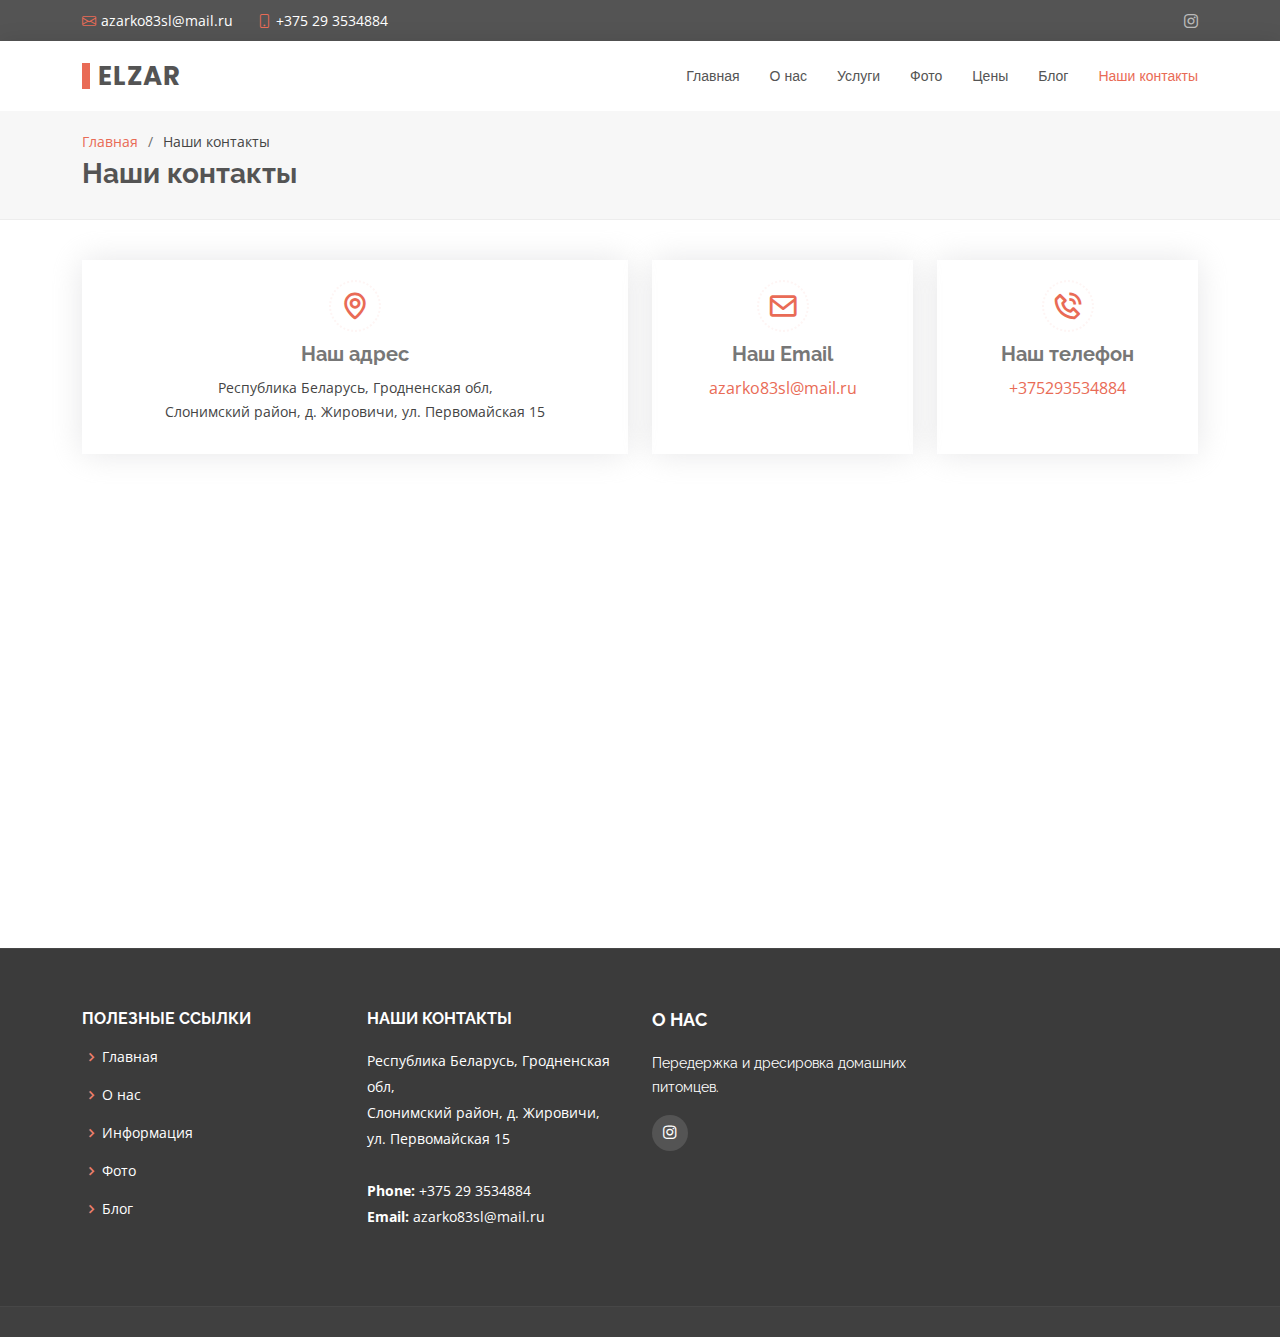
<file: contact.html>
<!DOCTYPE html>
<html lang="en">

<head>
  <meta charset="utf-8">
  <meta content="width=device-width, initial-scale=1.0" name="viewport">

  <title>Наши контакты - Elzar</title>
  <meta content="" name="description">
  <meta content="" name="keywords">

  <!-- Favicons -->
  <link href="assets/img/favicon.png" rel="icon">
  <link href="assets/img/apple-touch-icon.png" rel="apple-touch-icon">

  <!-- Google Fonts -->
  <link href="https://fonts.googleapis.com/css?family=Open+Sans:300,300i,400,400i,600,600i,700,700i|Raleway:300,300i,400,400i,500,500i,600,600i,700,700i|Poppins:300,300i,400,400i,500,500i,600,600i,700,700i" rel="stylesheet">

  <!-- Vendor CSS Files -->
  <link href="assets/vendor/animate.css/animate.min.css" rel="stylesheet">
  <link href="assets/vendor/bootstrap/css/bootstrap.min.css" rel="stylesheet">
  <link href="assets/vendor/bootstrap-icons/bootstrap-icons.css" rel="stylesheet">
  <link href="assets/vendor/boxicons/css/boxicons.min.css" rel="stylesheet">
  <link href="assets/vendor/glightbox/css/glightbox.min.css" rel="stylesheet">
  <link href="assets/vendor/swiper/swiper-bundle.min.css" rel="stylesheet">

  <!-- Template Main CSS File -->
  <link href="assets/css/style.css" rel="stylesheet">

</head>

<body>

  <!-- ======= Top Bar ======= -->
  <section id="topbar" class="d-flex align-items-center">
    <div class="container d-flex justify-content-center justify-content-md-between">
      <div class="contact-info d-flex align-items-center">
        <i class="bi bi-envelope d-flex align-items-center"><a href="mailto:azarko83sl@mail.ru">azarko83sl@mail.ru</a></i>
        <i class="bi bi-phone d-flex align-items-center ms-4"><span>+375 29 3534884</span></i>
      </div>
      <div class="social-links d-none d-md-flex align-items-center">
        <!-- <a href="#" class="twitter"><i class="bi bi-twitter"></i></a>
        <a href="#" class="facebook"><i class="bi bi-facebook"></i></a> -->
        <a href="#" class="instagram"><i class="bi bi-instagram"></i></a>
        <!-- <a href="#" class="linkedin"><i class="bi bi-linkedin"></i></i></a> -->
      </div>
    </div>
  </section>

  <!-- ======= Header ======= -->
  <header id="header" class="d-flex align-items-center">
    <div class="container d-flex justify-content-between align-items-center">

      <div class="logo">
        <h1><a href="index.html">ELZAR</a></h1>
        <!-- Uncomment below if you prefer to use an image logo -->
        <!-- <a href="index.html"><img src="assets/img/favicon.png" alt="" class="img-fluid"></a> -->
      </div>

      <nav id="navbar" class="navbar">
        <ul>
          <li><a href="index.html">Главная</a></li>
          <li><a href="about.html">О нас</a></li>
          <li><a href="services.html">Услуги</a></li>
          <li><a href="portfolio.html">Фото</a></li>
          <li><a href="pricing.html">Цены</a></li>
          <li><a href="blog.html">Блог</a></li>
          <li><a class="active" href="contact.html">Наши контакты</a></li>
        </ul>
        <i class="bi bi-list mobile-nav-toggle"></i>
      </nav><!-- .navbar -->

    </div>
  </header><!-- End Header -->

  <main id="main">

    <!-- ======= Breadcrumbs ======= -->
    <section id="breadcrumbs" class="breadcrumbs">
      <div class="container">

        <ol>
          <li><a href="index.html">Главная</a></li>
          <li>Наши контакты</li>
        </ol>
        <h2>Наши контакты</h2>

      </div>
    </section><!-- End Breadcrumbs -->

    <!-- ======= Contact Section ======= -->
    <section id="contact" class="contact">
      <div class="container">

        <div class="row">
          <div class="col-lg-6">
            <div class="info-box mb-4">
              <i class="bx bx-map"></i>
              <h3>Наш адрес</h3>
              <p>Республика Беларусь, Гродненская обл,<br> Слонимский район, д. Жировичи, ул. Первомайская 15</p>
            </div>
          </div>

          <div class="col-lg-3 col-md-6">
            <div class="info-box  mb-4">
              <i class="bx bx-envelope"></i>
              <h3>Наш Email</h3>
              <a href = "mailto: azarko83SL@mail.ru">azarko83sl@mail.ru</a>
              <br>
              <br>
            </div>
          </div>

          <div class="col-lg-3 col-md-6">
            <div class="info-box  mb-4">
              <i class="bx bx-phone-call"></i>
              <h3>Наш телефон</h3>
              <a href="tel:+375293534884">+375293534884</a>
              <br>
              <br>
            </div>
          </div>

        </div>

        <div class="row">

          <div class="col-lg-6 ">
            <iframe class="mb-4 mb-lg-0" src="https://www.google.com/maps/embed?pb=!1m18!1m12!1m3!1d8720.390489871183!2d25.346067988065432!3d53.01511701890933!2m3!1f0!2f0!3f0!3m2!1i1024!2i768!4f13.1!3m3!1m2!1s0x46df4f533b11d715%3A0x3dbc2831d2c41b81!2z0JbQuNGA0L7QstC40YfQuCwg0JHQtdC70LDRgNGD0YHRjA!5e0!3m2!1sru!2spl!4v1682098749338!5m2!1sru!2spl" frameborder="0" style="border:0; width: 205%; height: 384px;" allowfullscreen></iframe>
          </div>
        </div>

      </div>
    </section><!-- End Contact Section -->

  </main><!-- End #main -->

  <!-- ======= Footer ======= -->
  <footer id="footer">

    <div class="footer-top">
      <div class="container">
        <div class="row">

          <div class="col-lg-3 col-md-6 footer-links">
            <h4>ПОЛЕЗНЫЕ ССЫЛКИ</h4>
            <ul>
              <li><i class="bx bx-chevron-right"></i> <a href="index.html">Главная</a></li>
              <li><i class="bx bx-chevron-right"></i> <a href="about.html">О нас</a></li>
              <li><i class="bx bx-chevron-right"></i> <a href="services.html">Информация</a></li>
              <li><i class="bx bx-chevron-right"></i> <a href="portfolio.html">Фото</a></li>
              <li><i class="bx bx-chevron-right"></i> <a href="blog.html">Блог</a></li>
            </ul>
          </div>

          <div class="col-lg-3 col-md-6 footer-contact">
            <h4>НАШИ КОНТАКТЫ</h4>
            <p>
              Республика Беларусь,
              Гродненская обл,<br>
              Слонимский район,
              д. Жировичи, <br>
              ул. Первомайская 15<br><br>
              <strong>Phone:</strong> +375 29 3534884<br>
              <strong>Email:</strong> azarko83sl@mail.ru<br>
            </p>

          </div>

          <div class="col-lg-3 col-md-6 footer-info">
            <h3>О НАС</h3>
            <p>Передержка и дресировка домашних питомцев.</p>
            <div class="social-links mt-3">
              <a href="#" class="instagram"><i class="bx bxl-instagram"></i></a>
            </div>
          </div>

        </div>
      </div>
    </div>
  </footer><!-- End Footer -->

  <a href="#" class="back-to-top d-flex align-items-center justify-content-center"><i class="bi bi-arrow-up-short"></i></a>

  <!-- Vendor JS Files -->
  <script src="assets/vendor/purecounter/purecounter_vanilla.js"></script>
  <script src="assets/vendor/bootstrap/js/bootstrap.bundle.min.js"></script>
  <script src="assets/vendor/glightbox/js/glightbox.min.js"></script>
  <script src="assets/vendor/isotope-layout/isotope.pkgd.min.js"></script>
  <script src="assets/vendor/swiper/swiper-bundle.min.js"></script>
  <script src="assets/vendor/waypoints/noframework.waypoints.js"></script>
  <script src="assets/vendor/php-email-form/validate.js"></script>

  <!-- Template Main JS File -->
  <script src="assets/js/main.js"></script>

</body>

</html>
</file>
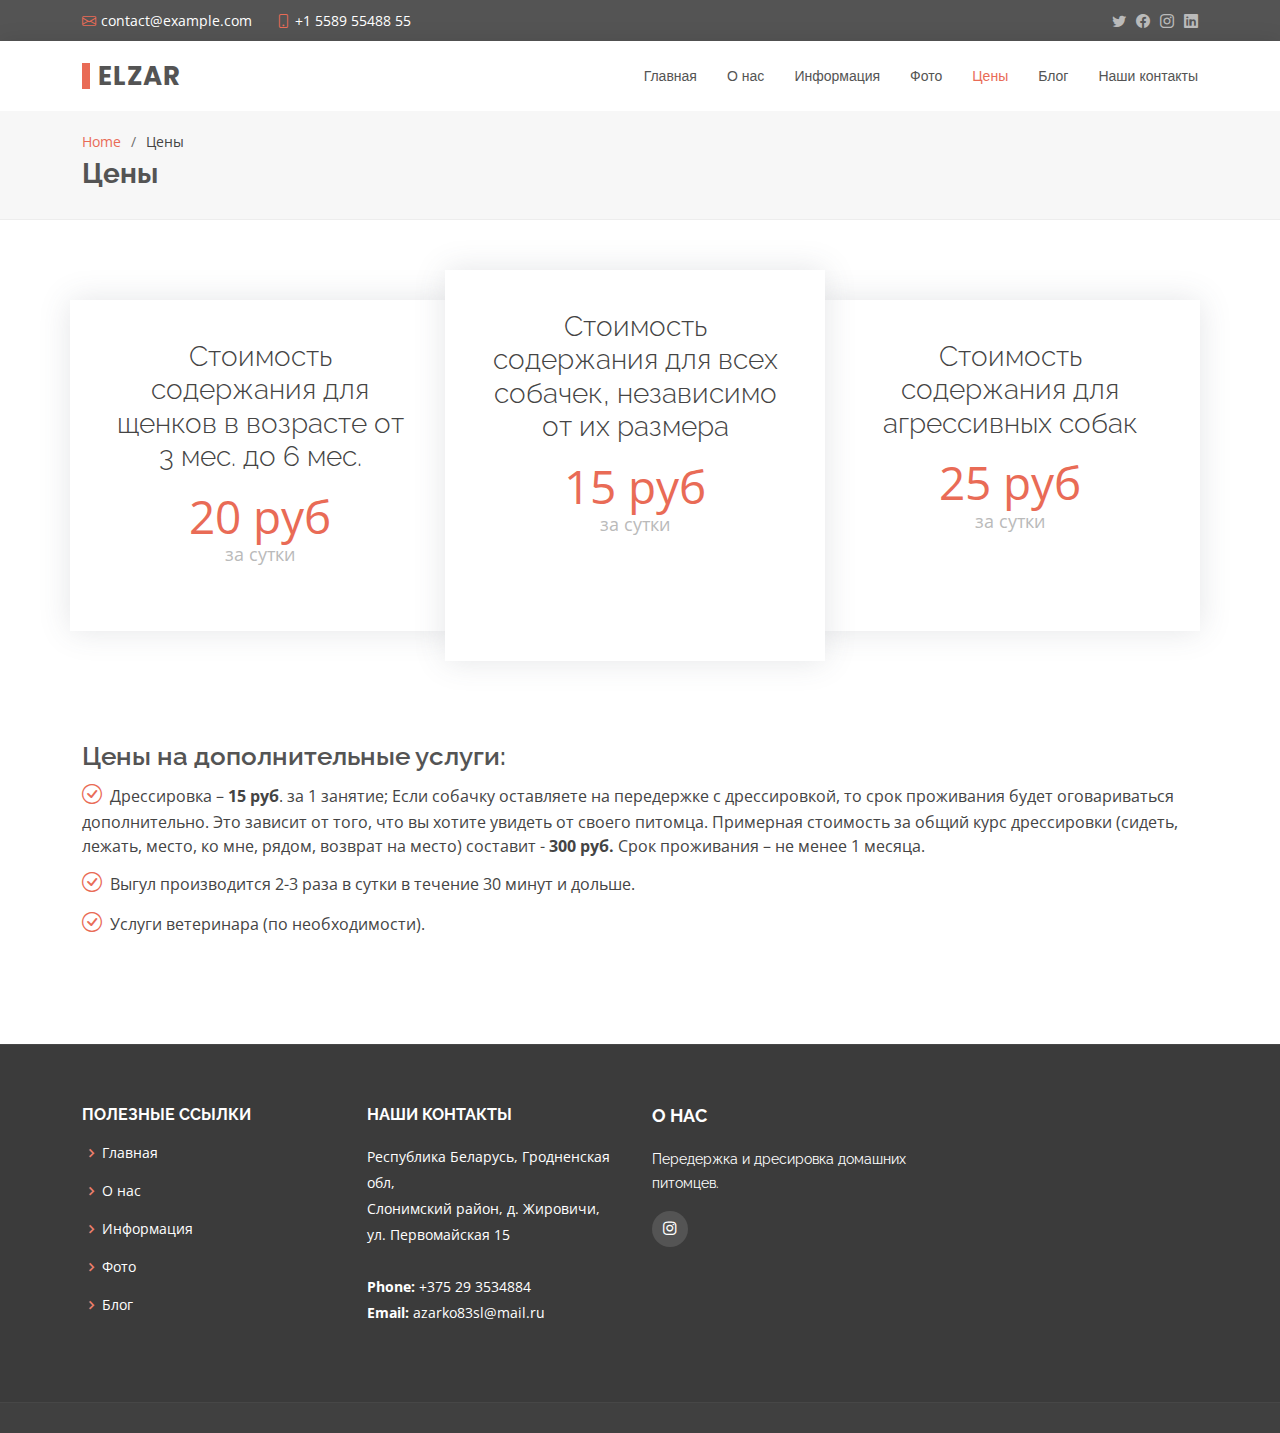
<file: pricing.html>
<!DOCTYPE html>
<html lang="en">

<head>
  <meta charset="utf-8">
  <meta content="width=device-width, initial-scale=1.0" name="viewport">

  <title>Цены - Elzar</title>
  <meta content="" name="description">
  <meta content="" name="keywords">

  <!-- Favicons -->
  <link href="assets/img/favicon.png" rel="icon">
  <link href="assets/img/apple-touch-icon.png" rel="apple-touch-icon">

  <!-- Google Fonts -->
  <link href="https://fonts.googleapis.com/css?family=Open+Sans:300,300i,400,400i,600,600i,700,700i|Raleway:300,300i,400,400i,500,500i,600,600i,700,700i|Poppins:300,300i,400,400i,500,500i,600,600i,700,700i" rel="stylesheet">

  <!-- Vendor CSS Files -->
  <link href="assets/vendor/animate.css/animate.min.css" rel="stylesheet">
  <link href="assets/vendor/bootstrap/css/bootstrap.min.css" rel="stylesheet">
  <link href="assets/vendor/bootstrap-icons/bootstrap-icons.css" rel="stylesheet">
  <link href="assets/vendor/boxicons/css/boxicons.min.css" rel="stylesheet">
  <link href="assets/vendor/glightbox/css/glightbox.min.css" rel="stylesheet">
  <link href="assets/vendor/swiper/swiper-bundle.min.css" rel="stylesheet">

  <!-- Template Main CSS File -->
  <link href="assets/css/style.css" rel="stylesheet">

  <!-- =======================================================
  * Template Name: Eterna
  * Updated: Mar 10 2023 with Bootstrap v5.2.3
  * Template URL: https://bootstrapmade.com/eterna-free-multipurpose-bootstrap-template/
  * Author: BootstrapMade.com
  * License: https://bootstrapmade.com/license/
  ======================================================== -->
</head>

<body>

  <!-- ======= Top Bar ======= -->
  <section id="topbar" class="d-flex align-items-center">
    <div class="container d-flex justify-content-center justify-content-md-between">
      <div class="contact-info d-flex align-items-center">
        <i class="bi bi-envelope d-flex align-items-center"><a href="mailto:contact@example.com">contact@example.com</a></i>
        <i class="bi bi-phone d-flex align-items-center ms-4"><span>+1 5589 55488 55</span></i>
      </div>
      <div class="social-links d-none d-md-flex align-items-center">
        <a href="#" class="twitter"><i class="bi bi-twitter"></i></a>
        <a href="#" class="facebook"><i class="bi bi-facebook"></i></a>
        <a href="#" class="instagram"><i class="bi bi-instagram"></i></a>
        <a href="#" class="linkedin"><i class="bi bi-linkedin"></i></i></a>
      </div>
    </div>
  </section>

    <!-- ======= Header ======= -->
    <header id="header" class="d-flex align-items-center">
      <div class="container d-flex justify-content-between align-items-center">
  
        <div class="logo">
          <h1><a href="index.html">ELZAR</a></h1>
          <!-- Uncomment below if you prefer to use an image logo -->
          <!-- <a href="index.html"><img src="assets/img/favicon.png" alt="" class="img-fluid"></a> -->
        </div>
  
        <nav id="navbar" class="navbar">
          <ul>
            <li><a href="index.html">Главная</a></li>
            <li><a href="about.html">О нас</a></li>
            <li><a href="services.html">Информация</a></li>
            <li><a href="portfolio.html">Фото</a></li>
            <li><a class="active" href="pricing.html">Цены</a></li>
            <li><a href="blog.html">Блог</a></li>
            <li><a href="contact.html">Наши контакты</a></li>
          </ul>
          <i class="bi bi-list mobile-nav-toggle"></i>
        </nav><!-- .navbar -->
  
      </div>
    </header><!-- End Header -->

  <main id="main">

    <!-- ======= Breadcrumbs ======= -->
    <section id="breadcrumbs" class="breadcrumbs">
      <div class="container">

        <ol>
          <li><a href="index.html">Home</a></li>
          <li>Цены</li>
        </ol>
        <h2>Цены</h2>

      </div>
    </section><!-- End Breadcrumbs -->

    <!-- ======= Pricing Section ======= -->
    <section id="pricing" class="pricing">
      <div class="container">

        <div class="row no-gutters">
           <!-- <div class="col-lg-4 box featured"> -->
          <div class="col-lg-4 box">
            <h3>Стоимость содержания для щенков в возрасте от 3 мес. до 6 мес.</h3>
            <h4>20 руб<span>за сутки</span></h4>
          </div>
          <div class="col-lg-4 box featured">
            <h3>Стоимость содержания для всех собачек, независимо от их размера</h3>
            <h4>15 руб<span>за сутки</span></h4>
          </div>
          <div class="col-lg-4 box">
            <h3>Стоимость содержания для агрессивных собак</h3>
            <h4>25 руб<span>за сутки</span></h4>
          </div>
        </div>
      </div>
    </section><!-- End Pricing Section -->

  <!-- ======= About Section ======= -->
  <section id="about" class="about">
    <div class="container">
        <div class="pt-4 pt-lg-0 content">
          <h3>Цены на дополнительные услуги:</h3>
          <ul>
            <li><i class="bi bi-check-circle fst-italic"></i> Дрессировка – <b>15 руб</b>.  за 1 занятие; Если собачку оставляете на передержке с дрессировкой,
              то срок проживания будет оговариваться дополнительно. Это зависит от того, что вы хотите увидеть от своего питомца. 
              Примерная стоимость за общий курс дрессировки (сидеть, лежать, место, ко мне, рядом, возврат на место) составит - <b>300 руб.</b> 
              Срок проживания – не менее 1 месяца.</li>
            <li><i class="bi bi-check-circle"></i> Выгул производится 2-3 раза в сутки в течение 30 минут и дольше.</li>
            <li><i class="bi bi-check-circle"></i> Услуги ветеринара (по необходимости).</li>
          </ul>
        </div>

    </div>
  </section><!-- End About Section -->



  </main><!-- End #main -->

<!-- ======= Footer ======= -->
<footer id="footer">

  <div class="footer-top">
    <div class="container">
      <div class="row">

        <div class="col-lg-3 col-md-6 footer-links">
          <h4>ПОЛЕЗНЫЕ ССЫЛКИ</h4>
          <ul>
            <li><i class="bx bx-chevron-right"></i> <a href="index.html">Главная</a></li>
            <li><i class="bx bx-chevron-right"></i> <a href="about.html">О нас</a></li>
            <li><i class="bx bx-chevron-right"></i> <a href="services.html">Информация</a></li>
            <li><i class="bx bx-chevron-right"></i> <a href="portfolio.html">Фото</a></li>
            <li><i class="bx bx-chevron-right"></i> <a href="blog.html">Блог</a></li>
          </ul>
        </div>

        <div class="col-lg-3 col-md-6 footer-contact">
          <h4>НАШИ КОНТАКТЫ</h4>
          <p>
            Республика Беларусь,
            Гродненская обл,<br>
            Слонимский район,
            д. Жировичи, <br>
            ул. Первомайская 15<br><br>
            <strong>Phone:</strong> +375 29 3534884<br>
            <strong>Email:</strong> azarko83sl@mail.ru<br>
          </p>

        </div>

        <div class="col-lg-3 col-md-6 footer-info">
          <h3>О НАС</h3>
          <p>Передержка и дресировка домашних питомцев.</p>
          <div class="social-links mt-3">
            <a href="#" class="instagram"><i class="bx bxl-instagram"></i></a>
          </div>
        </div>

      </div>
    </div>
  </div>

</footer><!-- End Footer -->

<a href="#" class="back-to-top d-flex align-items-center justify-content-center"><i class="bi bi-arrow-up-short"></i></a>

<!-- Vendor JS Files -->
<script src="assets/vendor/purecounter/purecounter_vanilla.js"></script>
<script src="assets/vendor/bootstrap/js/bootstrap.bundle.min.js"></script>
<script src="assets/vendor/glightbox/js/glightbox.min.js"></script>
<script src="assets/vendor/isotope-layout/isotope.pkgd.min.js"></script>
<script src="assets/vendor/swiper/swiper-bundle.min.js"></script>
<script src="assets/vendor/waypoints/noframework.waypoints.js"></script>
<script src="assets/vendor/php-email-form/validate.js"></script>

<!-- Template Main JS File -->
<script src="assets/js/main.js"></script>

</body>

</html>
</file>
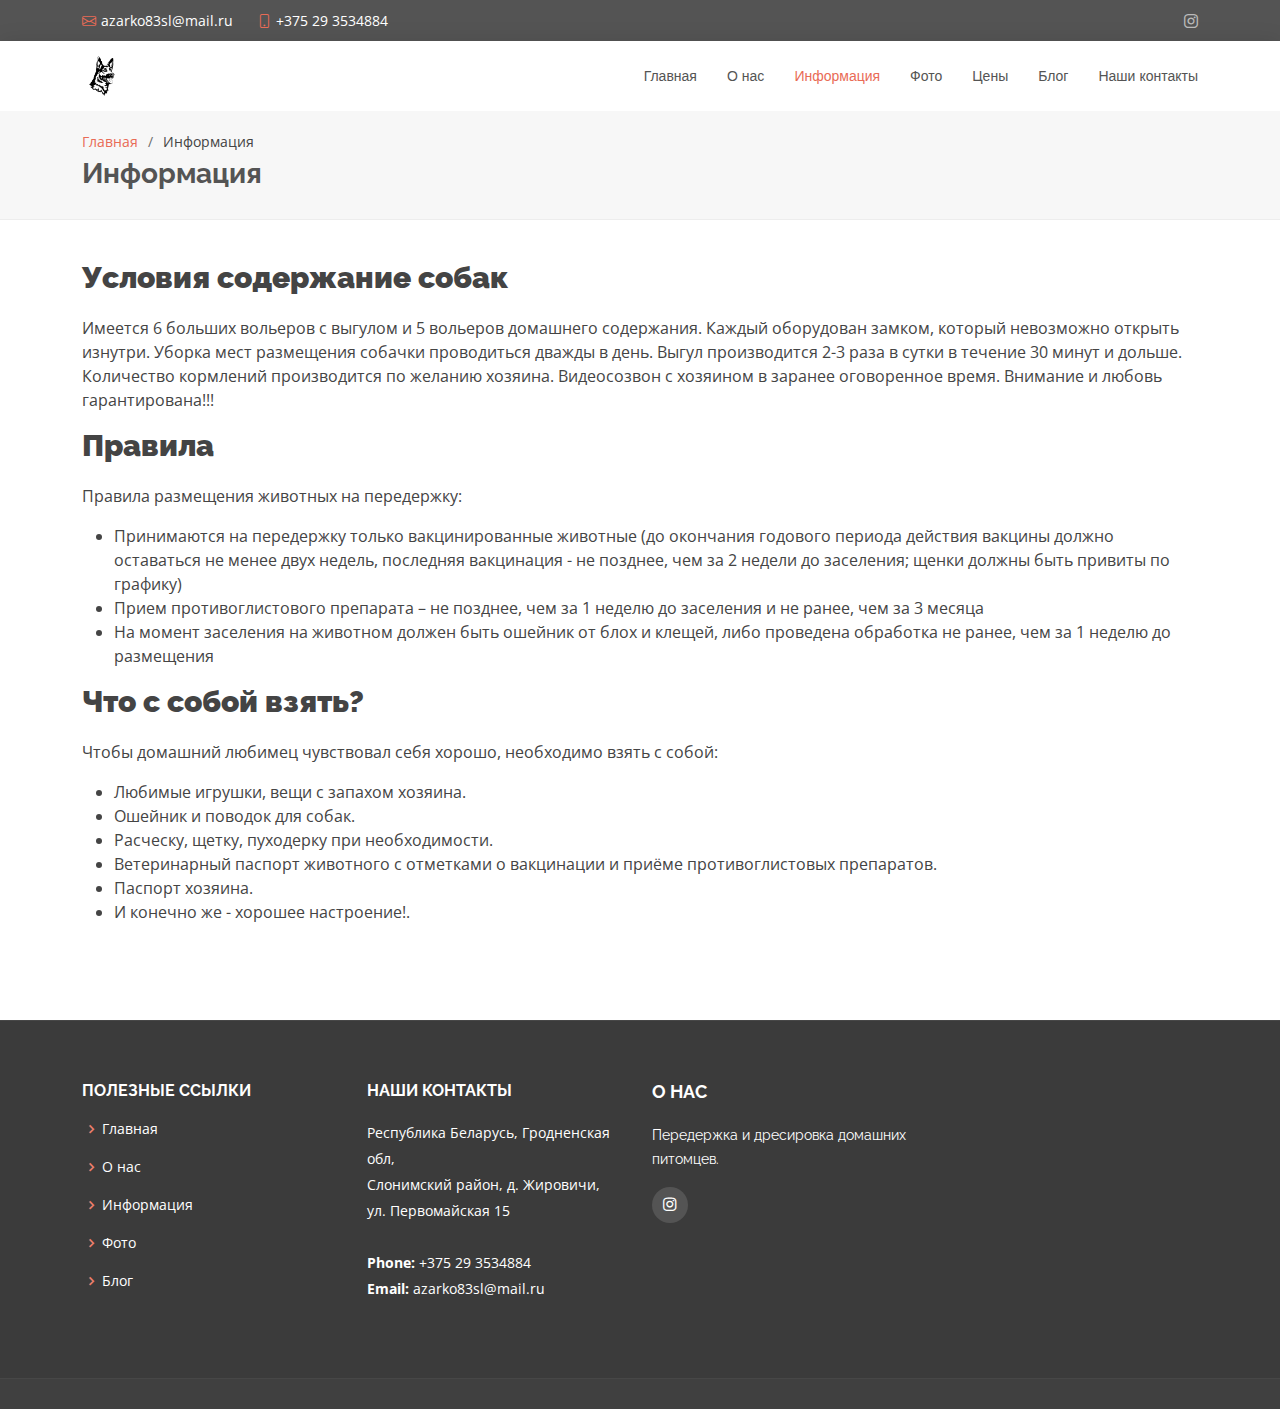
<file: services.html>
<!DOCTYPE html>
<html lang="en">

<head>
  <meta charset="utf-8">
  <meta content="width=device-width, initial-scale=1.0" name="viewport">

  <title>Информация - Elzar</title>
  <meta content="" name="description">
  <meta content="" name="keywords">

  <!-- Favicons -->
  <link href="assets/img/favicon.png" rel="icon">
  <link href="assets/img/apple-touch-icon.png" rel="apple-touch-icon">

  <!-- Google Fonts -->
  <link href="https://fonts.googleapis.com/css?family=Open+Sans:300,300i,400,400i,600,600i,700,700i|Raleway:300,300i,400,400i,500,500i,600,600i,700,700i|Poppins:300,300i,400,400i,500,500i,600,600i,700,700i" rel="stylesheet">

  <!-- Vendor CSS Files -->
  <link href="assets/vendor/animate.css/animate.min.css" rel="stylesheet">
  <link href="assets/vendor/bootstrap/css/bootstrap.min.css" rel="stylesheet">
  <link href="assets/vendor/bootstrap-icons/bootstrap-icons.css" rel="stylesheet">
  <link href="assets/vendor/boxicons/css/boxicons.min.css" rel="stylesheet">
  <link href="assets/vendor/glightbox/css/glightbox.min.css" rel="stylesheet">
  <link href="assets/vendor/swiper/swiper-bundle.min.css" rel="stylesheet">

  <!-- Template Main CSS File -->
  <link href="assets/css/style.css" rel="stylesheet">

</head>

<body>

    <!-- ======= Top Bar ======= -->
    <section id="topbar" class="d-flex align-items-center">
      <div class="container d-flex justify-content-center justify-content-md-between">
        <div class="contact-info d-flex align-items-center">
          <i class="bi bi-envelope d-flex align-items-center"><a href="mailto:azarko83sl@mail.ru">azarko83sl@mail.ru</a></i>
          <i class="bi bi-phone d-flex align-items-center ms-4"><span>+375 29 3534884</span></i>
        </div>
        <div class="social-links d-none d-md-flex align-items-center">
          <a href="https://www.instagram.com/peredergka_slonim/" class="instagram"><i class="bi bi-instagram"></i></a>
        </div>
      </div>
    </section>
  
      <!-- ======= Header ======= -->
      <header id="header" class="d-flex align-items-center">
        <div class="container d-flex justify-content-between align-items-center">
    
          <div class="logo">
            <!-- <h1><a href="index.html">ELZAR</a></h1> -->
            <!-- Uncomment below if you prefer to use an image logo -->
            <a href="index.html"><img src="assets/img/largeLogo.png" alt="" class="img-fluid"> </a>
          </div>
    
          <nav id="navbar" class="navbar">
            <ul>
              <li><a href="index.html">Главная</a></li>
              <li><a href="about.html">О нас</a></li>
              <li><a class="active" href="services.html">Информация</a></li>
              <li><a href="portfolio.html">Фото</a></li>
              <li><a href="pricing.html">Цены</a></li>
              <li><a href="blog.html">Блог</a></li>
              <li><a href="contact.html">Наши контакты</a></li>
            </ul>
            <i class="bi bi-list mobile-nav-toggle"></i>
          </nav><!-- .navbar -->
    
        </div>
      </header>
      <!-- End Header -->

  <main id="main">

    <!-- ======= Breadcrumbs ======= -->
    <section id="breadcrumbs" class="breadcrumbs">
      <div class="container">
        <ol>
          <li><a href="index.html">Главная</a></li>
          <li>Информация</li>
        </ol>
        <h2>Информация</h2>
      </div>
    </section><!-- End Breadcrumbs -->

    <!-- ======= Services Section ======= -->
    <section id="services" class="services">
      <div class="container">

        <div class="pt-4 pt-lg-0 content">
          <h4>Условия содержание собак</h4>
            <p>
              Имеется 6 больших вольеров с выгулом и 5 вольеров домашнего содержания. Каждый оборудован замком, который невозможно открыть изнутри.
              Уборка мест размещения собачки проводиться дважды в день.
              Выгул производится 2-3 раза в сутки в течение 30 минут и дольше.
              Количество  кормлений производится по желанию хозяина.
              Видеосозвон с хозяином в заранее оговоренное время.
              Внимание и любовь гарантирована!!!
            </p>
        </div>
        <div class="pt-4 pt-lg-0 content">
          <h4>Правила</h4>
            <p>
              Правила размещения животных на передержку:
            </p>
            <ul>
              <li>
                Принимаются на передержку только вакцинированные животные 
                (до окончания годового периода действия вакцины должно оставаться не менее двух недель, последняя 
                вакцинация - не позднее, чем за 2 недели до заселения; щенки должны быть привиты по графику)
              </li>
              <li> Прием противоглистового препарата – не позднее,
                 чем за 1 неделю до заселения и не ранее, чем за 3 месяца</li>
              <li> На момент заселения на животном должен быть ошейник от блох и клещей, 
                либо проведена обработка не ранее, чем за 1 неделю до размещения</li>
            </ul>
        </div>
          <div class="pt-4 pt-lg-0 content">
            <h4>Что с собой взять?</h4>
              <p>Чтобы домашний любимец чувствовал себя хорошо, необходимо взять с собой: </p>
            <ul>
              <li> Любимые игрушки, вещи с запахом хозяина.</li>
              <li> Ошейник и поводок для собак.</li>
              <li> Расческу, щетку, пуходерку при необходимости.</li>
              <li> Ветеринарный паспорт животного с отметками о вакцинации и приёме противоглистовых препаратов.</li>
              <li> Паспорт хозяина.</li>
              <li> И конечно же - хорошее настроение!.</li>
            </ul>
          </div>
      </div>
    </section><!-- End Services Section -->

  </main><!-- End #main -->

  <!-- ======= Footer ======= -->
<footer id="footer">

  <div class="footer-top">
    <div class="container">
      <div class="row">

        <div class="col-lg-3 col-md-6 footer-links">
          <h4>ПОЛЕЗНЫЕ ССЫЛКИ</h4>
          <ul>
            <li><i class="bx bx-chevron-right"></i> <a href="index.html">Главная</a></li>
            <li><i class="bx bx-chevron-right"></i> <a href="about.html">О нас</a></li>
            <li><i class="bx bx-chevron-right"></i> <a href="services.html">Информация</a></li>
            <li><i class="bx bx-chevron-right"></i> <a href="portfolio.html">Фото</a></li>
            <li><i class="bx bx-chevron-right"></i> <a href="blog.html">Блог</a></li>
          </ul>
        </div>

        <div class="col-lg-3 col-md-6 footer-contact">
          <h4>НАШИ КОНТАКТЫ</h4>
          <p>
            Республика Беларусь,
            Гродненская обл,<br>
            Слонимский район,
            д. Жировичи, <br>
            ул. Первомайская 15<br><br>
            <strong>Phone:</strong> +375 29 3534884<br>
            <strong>Email:</strong> azarko83sl@mail.ru<br>
          </p>

        </div>

        <div class="col-lg-3 col-md-6 footer-info">
          <h3>О НАС</h3>
          <p>Передержка и дресировка домашних питомцев.</p>
          <div class="social-links mt-3">
            <a href="https://www.instagram.com/peredergka_slonim/" class="instagram"><i class="bx bxl-instagram"></i></a>
          </div>
        </div>

      </div>
    </div>
  </div>

</footer>
<!-- End Footer -->

<a href="#" class="back-to-top d-flex align-items-center justify-content-center"><i class="bi bi-arrow-up-short"></i></a>

<!-- Vendor JS Files -->
<script src="assets/vendor/purecounter/purecounter_vanilla.js"></script>
<script src="assets/vendor/bootstrap/js/bootstrap.bundle.min.js"></script>
<script src="assets/vendor/glightbox/js/glightbox.min.js"></script>
<script src="assets/vendor/isotope-layout/isotope.pkgd.min.js"></script>
<script src="assets/vendor/swiper/swiper-bundle.min.js"></script>
<script src="assets/vendor/waypoints/noframework.waypoints.js"></script>
<script src="assets/vendor/php-email-form/validate.js"></script>

<!-- Template Main JS File -->
<script src="assets/js/main.js"></script>

</body>

</html>
</file>
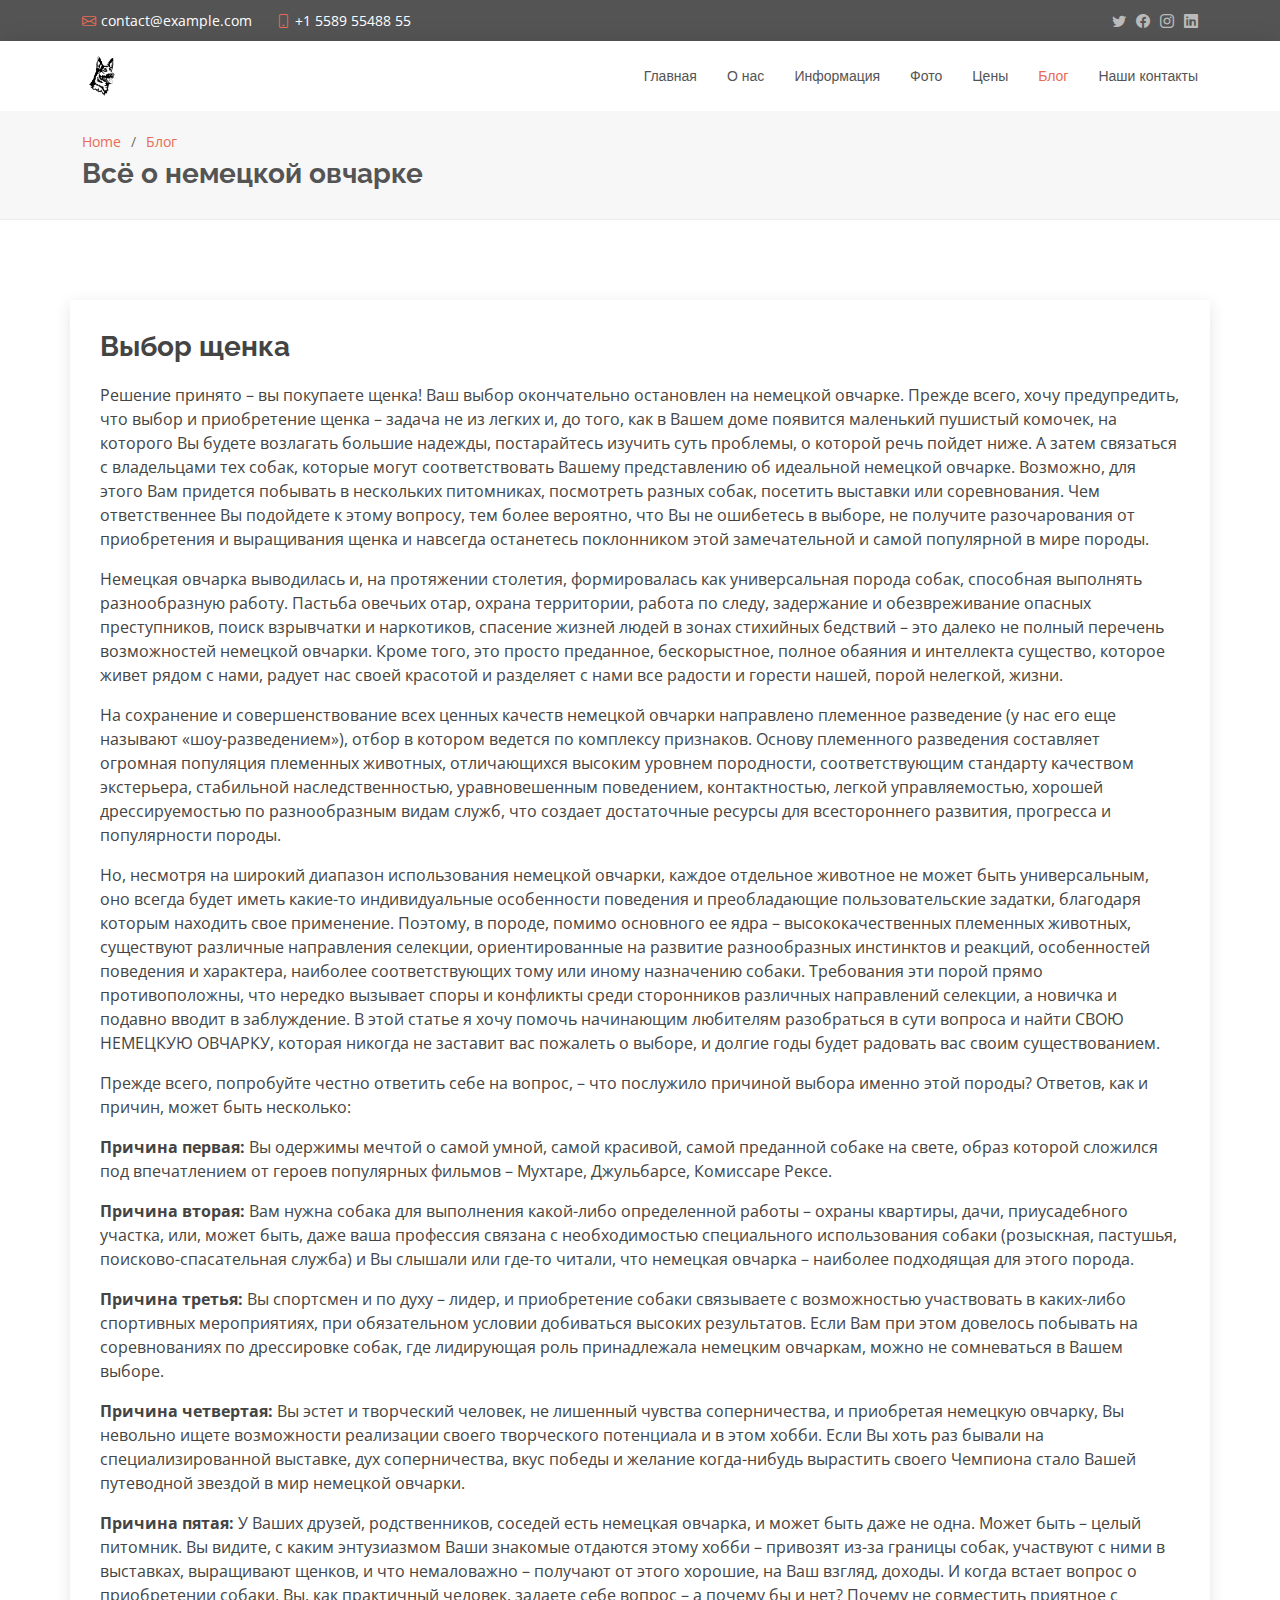
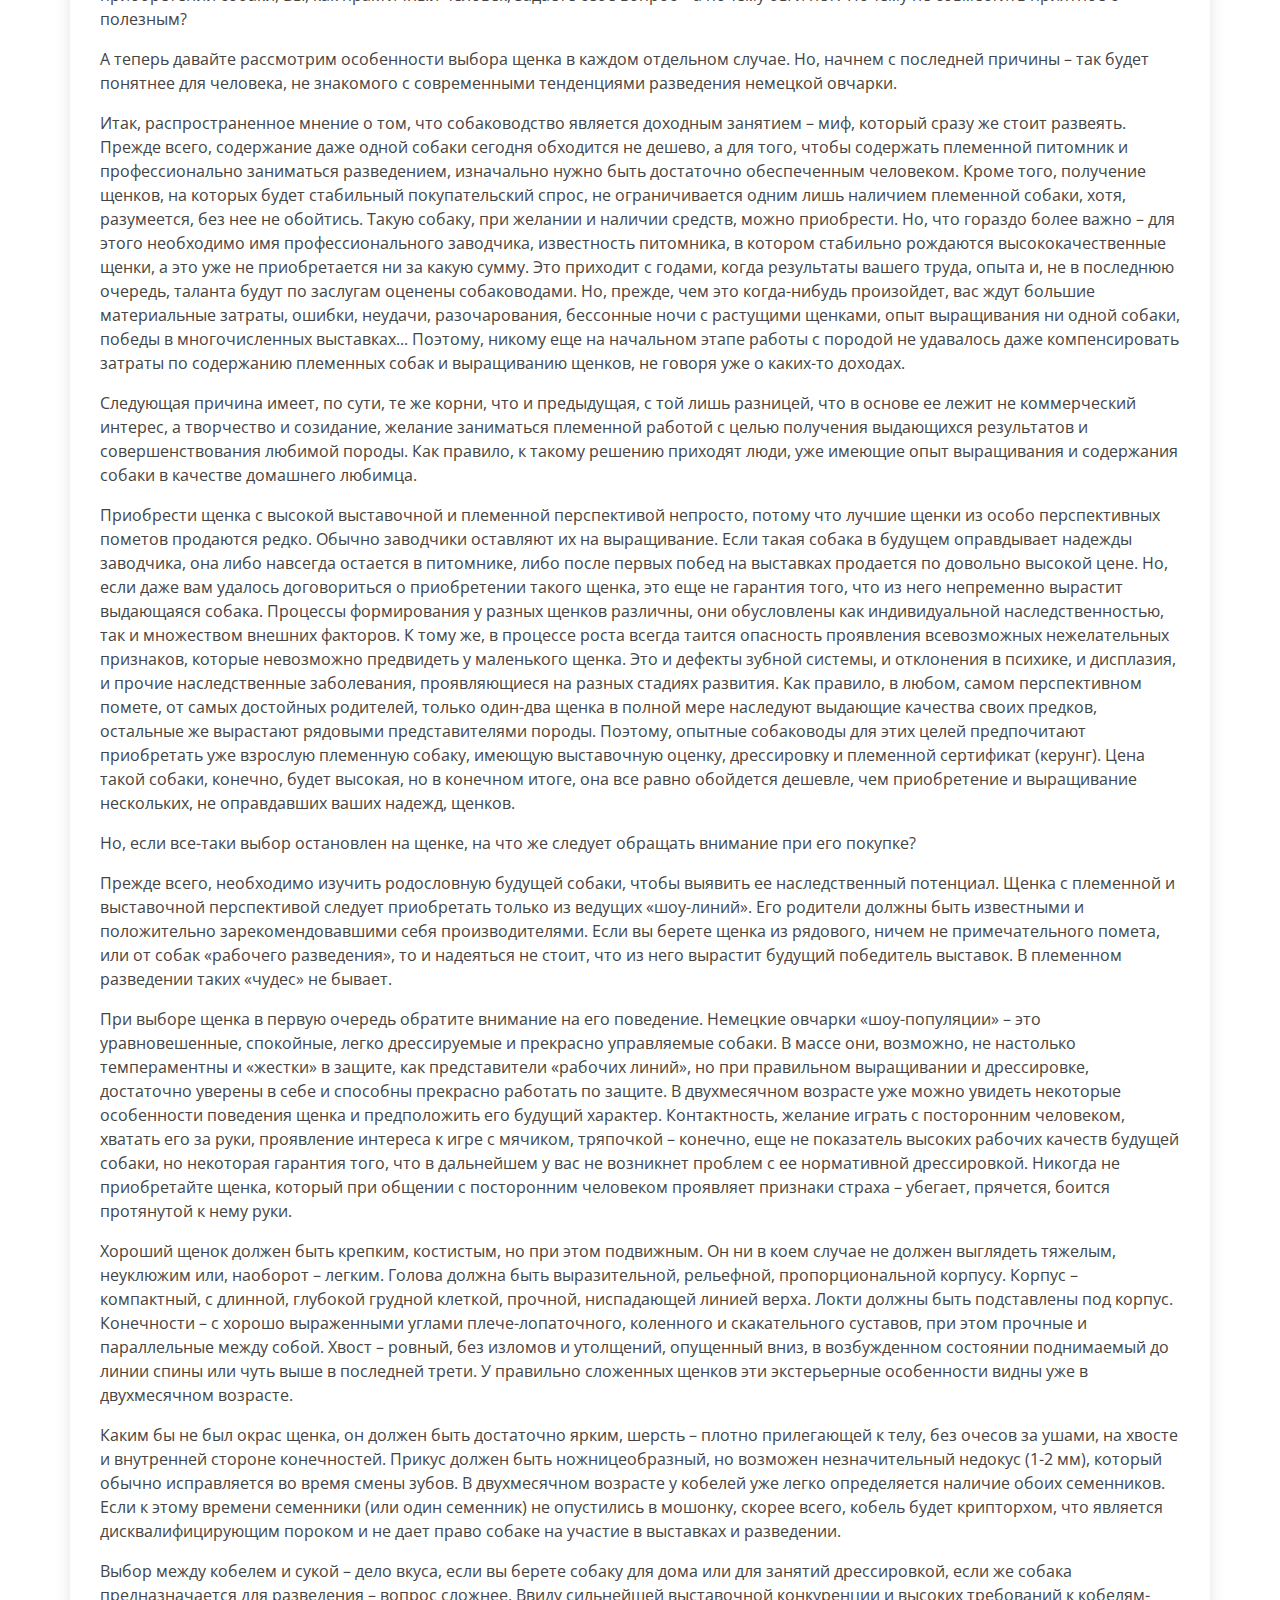
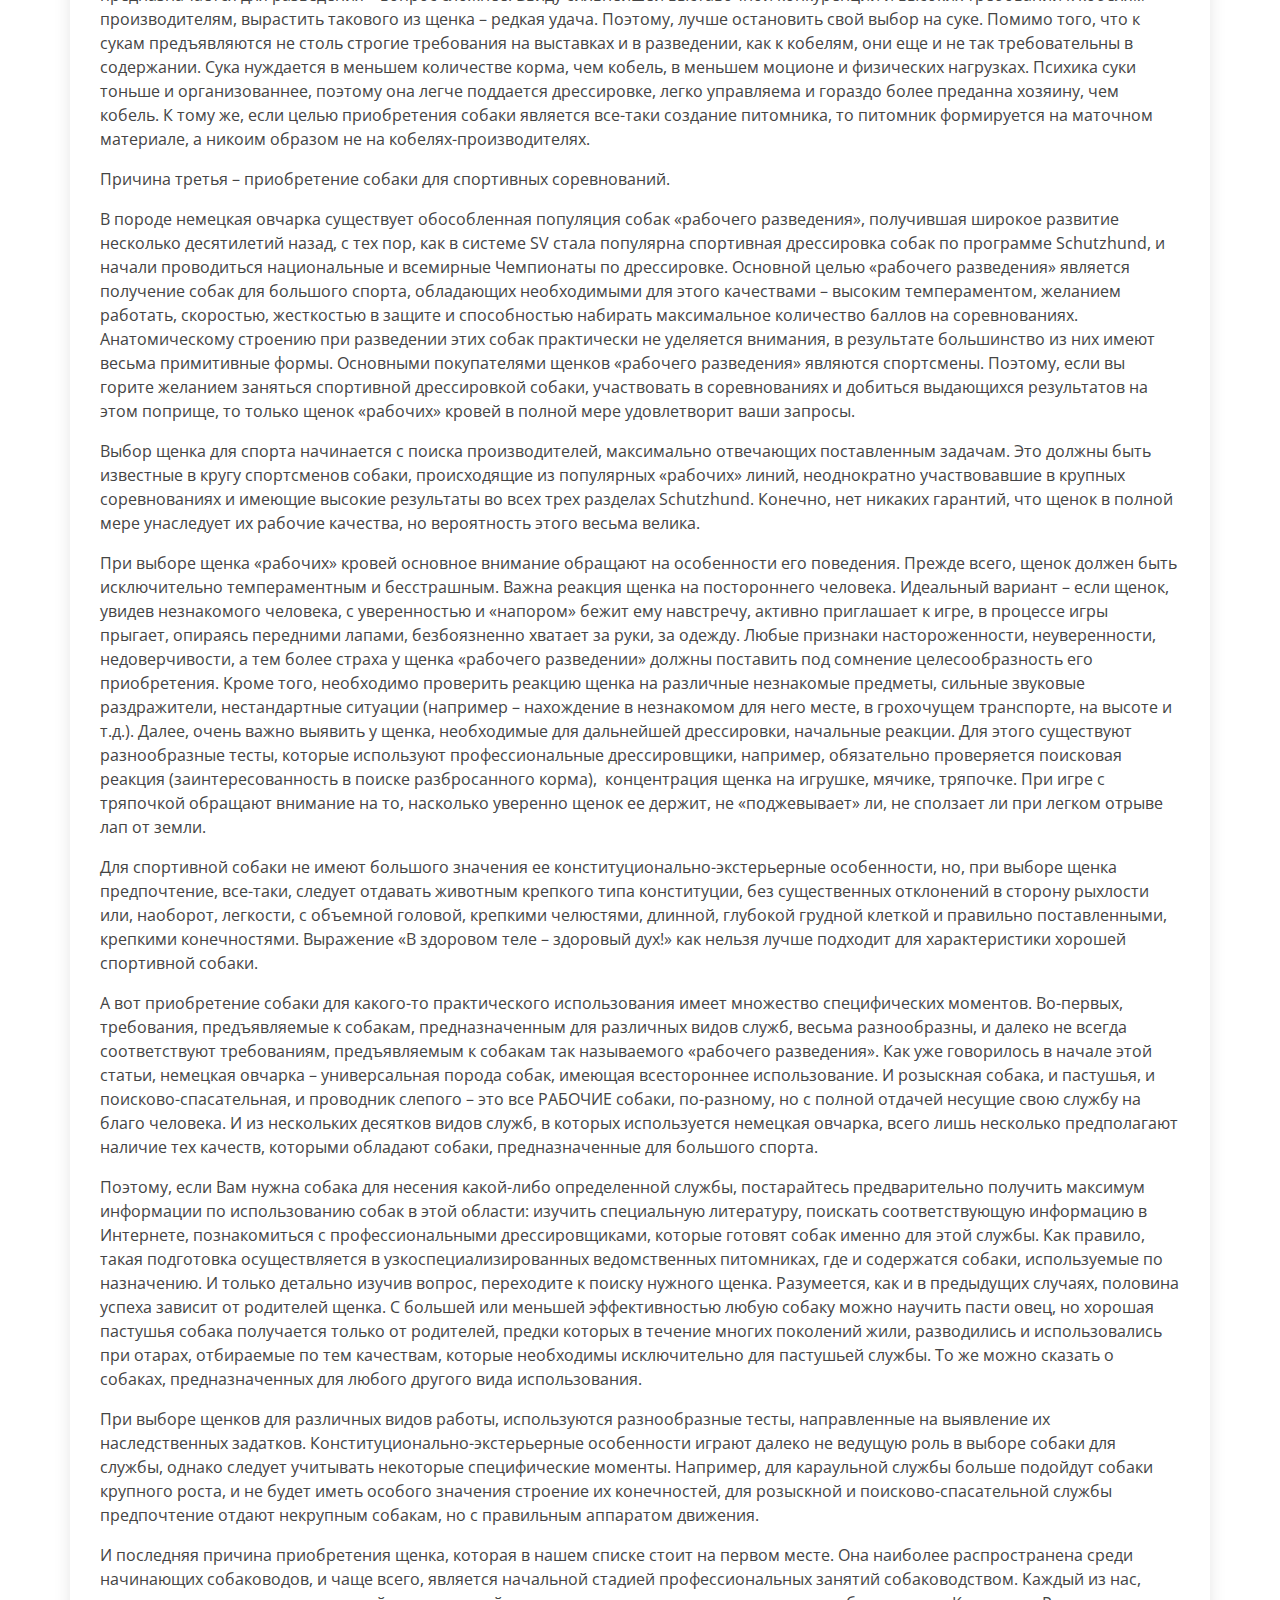
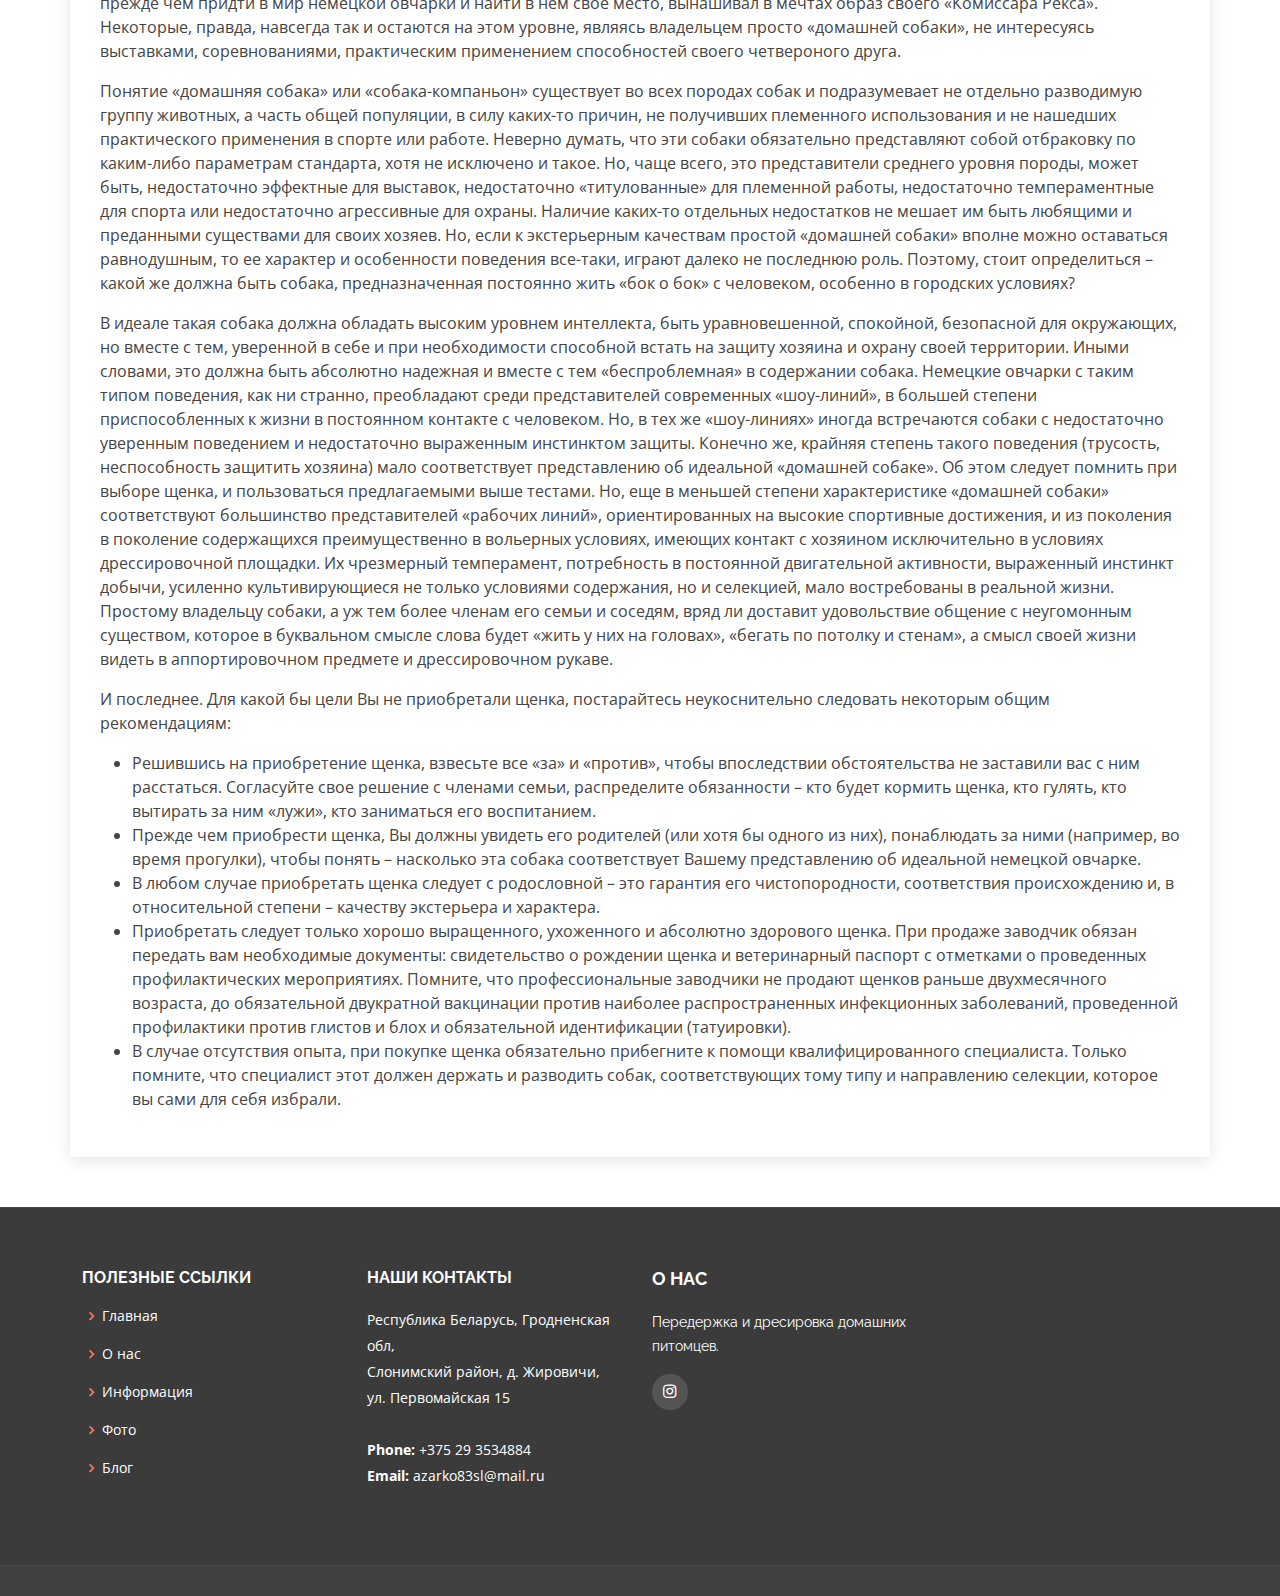
<file: blog/blog-042023-1.html>
<!DOCTYPE html>
<html lang="en">

<head>
  <meta charset="utf-8">
  <meta content="width=device-width, initial-scale=1.0" name="viewport">

  <title>Блог - Elzar</title>
  <meta content="" name="description">
  <meta content="" name="keywords">

  <!-- Favicons -->
  <link href="../assets/img/favicon.png" rel="icon">
  <link href="../assets/img/apple-touch-icon.png" rel="apple-touch-icon">

  <!-- Google Fonts -->
  <link href="https://fonts.googleapis.com/css?family=Open+Sans:300,300i,400,400i,600,600i,700,700i|Raleway:300,300i,400,400i,500,500i,600,600i,700,700i|Poppins:300,300i,400,400i,500,500i,600,600i,700,700i" rel="stylesheet">

  <!-- Vendor CSS Files -->
  <link href="../assets/vendor/animate.css/animate.min.css" rel="stylesheet">
  <link href="../assets/vendor/bootstrap/css/bootstrap.min.css" rel="stylesheet">
  <link href="../assets/vendor/bootstrap-icons/bootstrap-icons.css" rel="stylesheet">
  <link href="../assets/vendor/boxicons/css/boxicons.min.css" rel="stylesheet">
  <link href="../assets/vendor/glightbox/css/glightbox.min.css" rel="stylesheet">
  <link href="../assets/vendor/swiper/swiper-bundle.min.css" rel="stylesheet">

  <!-- Template Main CSS File -->
  <link href="../assets/css/style.css" rel="stylesheet">

</head>

<body>

  <!-- ======= Top Bar ======= -->
  <section id="topbar" class="d-flex align-items-center">
    <div class="container d-flex justify-content-center justify-content-md-between">
      <div class="contact-info d-flex align-items-center">
        <i class="bi bi-envelope d-flex align-items-center"><a href="mailto:contact@example.com">contact@example.com</a></i>
        <i class="bi bi-phone d-flex align-items-center ms-4"><span>+1 5589 55488 55</span></i>
      </div>
      <div class="social-links d-none d-md-flex align-items-center">
        <a href="#" class="twitter"><i class="bi bi-twitter"></i></a>
        <a href="#" class="facebook"><i class="bi bi-facebook"></i></a>
        <a href="#" class="instagram"><i class="bi bi-instagram"></i></a>
        <a href="#" class="linkedin"><i class="bi bi-linkedin"></i></i></a>
      </div>
    </div>
  </section>

  <!-- ======= Header ======= -->
  <header id="header" class="d-flex align-items-center">
    <div class="container d-flex justify-content-between align-items-center">

      <div class="logo">
        <!-- <h1><a href="index.html">ELZAR</a></h1> -->
        <!-- Uncomment below if you prefer to use an image logo -->
        <a href="index.html"><img src="../assets/img/largeLogo.png" alt="" class="img-fluid"> </a>
      </div>

        <nav id="navbar" class="navbar">
          <ul>
          <li><a href="../index.html">Главная</a></li>
          <li><a href="../about.html">О нас</a></li>
          <li><a href="../services.html">Информация</a></li>
          <li><a href="../portfolio.html">Фото</a></li>
          <li><a href="../pricing.html">Цены</a></li>
          <li><a class="active" href="../blog.html">Блог</a></li>
          <li><a href="../contact.html">Наши контакты</a></li>
        </ul>
        <i class="bi bi-list mobile-nav-toggle"></i>
      </nav><!-- .navbar -->

    </div>
  </header><!-- End Header -->

  <main id="main">

    <!-- ======= Breadcrumbs ======= -->
    <section id="breadcrumbs" class="breadcrumbs">
      <div class="container">

        <ol>
          <li><a href="index.html">Home</a></li>
          <li><a href="../blog.html">Блог</a></li>
        </ol>
        <h2>Всё о немецкой овчарке</h2>

      </div>
    </section><!-- End Breadcrumbs -->

    <!-- ======= Blog Single Section ======= -->
    <section id="blog" class="blog">
      <div class="container" data-aos="fade-up">

        <div class="row">

            <article class="entry entry-single">

              <!-- <div class="entry-img">
                <img src="../assets/img/blog/blog-1.jpg" alt="" class="img-fluid">
              </div> -->

              <h2 class="entry-title">
                Выбор щенка
              </h2>

              <div class="entry-content">
                <!-- <blockquote>
                  <p>
                    Et vero doloremque tempore voluptatem ratione vel aut. Deleniti sunt animi aut. Aut eos aliquam doloribus minus autem quos.
                  </p>
                </blockquote> -->
                <!-- <img src="../assets/img/blog/blog-inside-post.jpg" class="img-fluid" alt=""> -->

                <!-- <h3>Ut repellat blanditiis est dolore sunt dolorum quae.</h3> -->


                <p>
                  Решение принято &ndash; вы покупаете щенка! Ваш выбор окончательно остановлен на немецкой овчарке. Прежде всего, хочу 
                  предупредить, что выбор и приобретение щенка &ndash; задача не из легких и, до того, как в Вашем доме появится маленький пушистый 
                  комочек, на которого Вы будете возлагать большие надежды, постарайтесь изучить суть проблемы, о которой речь пойдет ниже. 
                  А затем связаться с владельцами тех собак, которые могут соответствовать Вашему представлению об идеальной немецкой овчарке. 
                  Возможно, для этого Вам придется побывать в нескольких питомниках, посмотреть разных собак, посетить выставки или соревнования. 
                  Чем ответственнее Вы подойдете к этому вопросу, тем более вероятно, что Вы не ошибетесь в выборе, не получите разочарования от приобретения и выращивания
                  щенка и навсегда останетесь поклонником этой замечательной и самой популярной в мире породы.
                </p>

                <p>
                  Немецкая овчарка выводилась и, на протяжении столетия, формировалась как универсальная порода собак, способная выполнять 
                  разнообразную работу. Пастьба овечьих отар, охрана территории, работа по следу, задержание и обезвреживание опасных преступников,
                   поиск взрывчатки и наркотиков, спасение жизней людей в зонах стихийных бедствий &ndash; это далеко не полный перечень возможностей 
                   немецкой овчарки. Кроме того, это просто преданное, бескорыстное, полное обаяния и интеллекта существо, которое живет рядом с нами, 
                   радует нас своей красотой и разделяет с нами все радости и горести нашей, порой нелегкой, жизни.
                </p>
                <p>
                  На сохранение и совершенствование всех ценных качеств немецкой овчарки направлено племенное разведение
                   (у нас его еще называют &laquo;шоу-разведением&raquo;), отбор в котором ведется по комплексу признаков. 
                   Основу племенного разведения составляет огромная популяция племенных животных, отличающихся высоким уровнем породности, 
                   соответствующим стандарту качеством экстерьера, стабильной наследственностью, уравновешенным поведением, контактностью, 
                   легкой управляемостью, хорошей дрессируемостью по разнообразным видам служб, что создает достаточные ресурсы для всестороннего 
                   развития, прогресса и популярности породы.
                  </p>
                <p>Но, несмотря на широкий диапазон использования немецкой овчарки, каждое отдельное животное не может 
                  быть универсальным, оно всегда будет иметь какие-то индивидуальные особенности поведения и преобладающие 
                  пользовательские задатки, благодаря которым находить свое применение. Поэтому, в породе, помимо основного ее ядра &ndash;
                   высококачественных племенных животных, существуют различные направления селекции, ориентированные на развитие разнообразных инстинктов и 
                   реакций, особенностей поведения и характера, наиболее соответствующих тому или иному назначению собаки. 
                   Требования эти порой прямо противоположны, что нередко вызывает споры и конфликты среди сторонников различных направлений селекции,
                    а новичка и подавно вводит в заблуждение. В этой статье я хочу помочь начинающим любителям разобраться в сути вопроса и
                     найти СВОЮ НЕМЕЦКУЮ ОВЧАРКУ, которая никогда не заставит вас пожалеть о выборе, и долгие годы будет радовать вас своим существованием.
                </p>
                <p>Прежде всего, попробуйте честно ответить себе на вопрос, &ndash; что послужило причиной выбора именно этой породы? Ответов, как и причин, может быть несколько:</p>
                <p></p>
                <p><strong>Причина первая:</strong> Вы одержимы мечтой о самой умной, самой красивой, самой преданной собаке на свете, образ которой сложился под впечатлением от героев популярных фильмов &ndash; Мухтаре, Джульбарсе, Комиссаре Рексе.</p>

                <p><strong>Причина вторая:</strong> Вам нужна собака для выполнения какой-либо определенной работы &ndash; охраны квартиры, дачи, приусадебного участка, или, может быть, даже ваша профессия связана с необходимостью специального использования собаки (розыскная, пастушья, поисково-спасательная служба) и Вы слышали или где-то читали, что немецкая овчарка &ndash; наиболее подходящая для этого порода.</p>

                <p><strong>Причина третья:</strong> Вы спортсмен и по духу &ndash; лидер, и приобретение собаки связываете с возможностью участвовать в каких-либо спортивных мероприятиях, при обязательном условии добиваться высоких результатов. Если Вам при этом довелось побывать на соревнованиях по дрессировке собак, где лидирующая роль принадлежала немецким овчаркам, можно не сомневаться в Вашем выборе.</p>

                <p><strong>Причина четвертая:</strong> Вы эстет и творческий человек, не лишенный чувства соперничества, и приобретая немецкую овчарку, Вы невольно ищете возможности реализации своего творческого потенциала и в этом хобби. Если Вы хоть раз бывали на специализированной выставке, дух соперничества, вкус победы и желание когда-нибудь вырастить своего Чемпиона стало Вашей путеводной звездой в мир немецкой овчарки.</p>

                <p><strong>Причина пятая:</strong> У Ваших друзей, родственников, соседей есть немецкая овчарка, и может быть даже не одна. Может быть &ndash; целый питомник. Вы видите, с каким энтузиазмом Ваши знакомые отдаются этому хобби &ndash; привозят из-за границы собак, участвуют с ними в выставках, выращивают щенков, и что немаловажно &ndash; получают от этого хорошие, на Ваш взгляд, доходы. И когда встает вопрос о приобретении собаки, Вы, как практичный человек, задаете себе вопрос &ndash; а почему бы и нет? Почему не совместить приятное с полезным?</p>

                <p>А теперь давайте рассмотрим особенности выбора щенка в каждом отдельном случае. Но, начнем с последней причины &ndash; так будет понятнее для человека, не знакомого с современными тенденциями разведения немецкой овчарки.</p>

                <p>Итак, распространенное мнение о том, что собаководство является доходным занятием &ndash; миф, который сразу же стоит развеять. Прежде всего, содержание даже одной собаки сегодня обходится не дешево, а для того, чтобы содержать племенной питомник и профессионально заниматься разведением, изначально нужно быть достаточно обеспеченным человеком. Кроме того, получение щенков, на которых будет стабильный покупательский спрос, не ограничивается одним лишь наличием племенной собаки, хотя, разумеется, без нее не обойтись. Такую собаку, при желании и наличии средств, можно приобрести. Но, что гораздо более важно &ndash; для этого необходимо имя профессионального заводчика, известность питомника, в котором стабильно рождаются высококачественные щенки, а это уже не приобретается ни за какую сумму. Это приходит с годами, когда результаты вашего труда, опыта и, не в последнюю очередь, таланта будут по заслугам оценены собаководами. Но, прежде, чем это когда-нибудь произойдет, вас ждут большие материальные затраты, ошибки, неудачи, разочарования, бессонные ночи с растущими щенками, опыт выращивания ни одной собаки, победы в многочисленных выставках... Поэтому, никому еще на начальном этапе работы с породой не удавалось даже компенсировать затраты по содержанию племенных собак и выращиванию щенков, не говоря уже о каких-то доходах.</p>

                <p>Следующая причина имеет, по сути, те же корни, что и предыдущая, с той лишь разницей, что в основе ее лежит не коммерческий интерес, а творчество и созидание, желание заниматься племенной работой с целью получения выдающихся результатов и совершенствования любимой породы. Как правило, к такому решению приходят люди, уже имеющие опыт выращивания и содержания собаки в качестве домашнего любимца.</p>
                <p>Приобрести щенка с высокой выставочной и племенной перспективой непросто, потому что лучшие щенки из особо перспективных пометов продаются редко. Обычно заводчики оставляют их на выращивание. Если такая собака в будущем оправдывает надежды заводчика, она либо навсегда остается в питомнике, либо после первых побед на выставках продается по довольно высокой цене. Но, если даже вам удалось договориться о приобретении такого щенка, это еще не гарантия того, что из него непременно вырастит выдающаяся собака. Процессы формирования у разных щенков различны, они обусловлены как индивидуальной наследственностью, так и множеством внешних факторов. К тому же, в процессе роста всегда таится опасность проявления всевозможных нежелательных признаков, которые невозможно предвидеть у маленького щенка. Это и дефекты зубной системы, и отклонения в психике, и дисплазия, и прочие наследственные заболевания, проявляющиеся на разных стадиях развития. Как правило, в любом, самом перспективном помете, от самых достойных родителей, только один-два щенка в полной мере наследуют выдающие качества своих предков, остальные же вырастают рядовыми представителями породы. Поэтому, опытные собаководы для этих целей предпочитают приобретать уже взрослую племенную собаку, имеющую выставочную оценку, дрессировку и племенной сертификат (керунг). Цена такой собаки, конечно, будет высокая, но в конечном итоге, она все равно обойдется дешевле, чем приобретение и выращивание нескольких, не оправдавших ваших надежд, щенков.</p>
                <p>Но, если все-таки выбор остановлен на щенке, на что же следует обращать внимание при его покупке?</p>
                <p>Прежде всего, необходимо изучить родословную будущей собаки, чтобы выявить ее наследственный потенциал. Щенка с племенной и выставочной перспективой следует приобретать только из ведущих &laquo;шоу-линий&raquo;. Его родители должны быть известными и положительно зарекомендовавшими себя производителями. Если вы берете щенка из рядового, ничем не примечательного помета, или от собак &laquo;рабочего разведения&raquo;, то и надеяться не стоит, что из него вырастит будущий победитель выставок. В племенном разведении таких &laquo;чудес&raquo; не бывает.</p>
                <p>При выборе щенка в первую очередь обратите внимание на его поведение. Немецкие овчарки &laquo;шоу-популяции&raquo; &ndash; это уравновешенные, спокойные, легко дрессируемые и прекрасно управляемые собаки. В массе они, возможно, не настолько темпераментны и &laquo;жестки&raquo; в защите, как представители &laquo;рабочих линий&raquo;, но при правильном выращивании и дрессировке, достаточно уверены в себе и способны прекрасно работать по защите. В двухмесячном возрасте уже можно увидеть некоторые особенности поведения щенка и предположить его будущий характер. Контактность, желание играть с посторонним человеком, хватать его за руки, проявление интереса к игре с мячиком, тряпочкой &ndash; конечно, еще не показатель высоких рабочих качеств будущей собаки, но некоторая гарантия того, что в дальнейшем у вас не возникнет проблем с ее нормативной дрессировкой. Никогда не приобретайте щенка, который при общении с посторонним человеком проявляет признаки страха &ndash; убегает, прячется, боится протянутой к нему руки.</p>
                <p>Хороший щенок должен быть крепким, костистым, но при этом подвижным. Он ни в коем случае не должен выглядеть тяжелым, неуклюжим или, наоборот &ndash; легким. Голова должна быть выразительной, рельефной, пропорциональной корпусу. Корпус &ndash; компактный, с длинной, глубокой грудной клеткой, прочной, ниспадающей линией верха. Локти должны быть подставлены под корпус. Конечности &ndash; с хорошо выраженными углами плече-лопаточного, коленного и скакательного суставов, при этом прочные и параллельные между собой. Хвост &ndash; ровный, без изломов и утолщений, опущенный вниз, в возбужденном состоянии поднимаемый до линии спины или чуть выше в последней трети. У правильно сложенных щенков эти экстерьерные особенности видны уже в двухмесячном возрасте.</p>
                <p>Каким бы не был окрас щенка, он должен быть достаточно ярким, шерсть &ndash; плотно прилегающей к телу, без очесов за ушами, на хвосте и внутренней стороне конечностей. Прикус должен быть ножницеобразный, но возможен незначительный недокус (1-2 мм), который обычно исправляется во время смены зубов. В двухмесячном возрасте у кобелей уже легко определяется наличие обоих семенников. Если к этому времени семенники (или один семенник) не опустились в мошонку, скорее всего, кобель будет крипторхом, что является дисквалифицирующим пороком и не дает право собаке на участие в выставках и разведении.</p>
                <p>Выбор между кобелем и сукой &ndash; дело вкуса, если вы берете собаку для дома или для занятий дрессировкой, если же собака предназначается для разведения &ndash; вопрос сложнее. Ввиду сильнейшей выставочной конкуренции и высоких требований к кобелям-производителям, вырастить такового из щенка &ndash; редкая удача. Поэтому, лучше остановить свой выбор на суке. Помимо того, что к сукам предъявляются не столь строгие требования на выставках и в разведении, как к кобелям, они еще и не так требовательны в содержании. Сука нуждается в меньшем количестве корма, чем кобель, в меньшем моционе и физических нагрузках. Психика суки тоньше и организованнее, поэтому она легче поддается дрессировке, легко управляема и гораздо более преданна хозяину, чем кобель. К тому же, если целью приобретения собаки является все-таки создание питомника, то питомник формируется на маточном материале, а никоим образом не на кобелях-производителях.</p>

                <p>Причина третья &ndash; приобретение собаки для спортивных соревнований.</p>
                <p>В породе немецкая овчарка существует обособленная популяция собак &laquo;рабочего разведения&raquo;, получившая широкое развитие несколько десятилетий назад, с тех пор, как в системе SV стала популярна спортивная дрессировка собак по программе Schutzhund, и начали проводиться национальные и всемирные Чемпионаты по дрессировке. Основной целью &laquo;рабочего разведения&raquo; является получение собак для большого спорта, обладающих необходимыми для этого качествами &ndash; высоким темпераментом, желанием работать, скоростью, жесткостью в защите и способностью набирать максимальное количество баллов на соревнованиях. Анатомическому строению при разведении этих собак практически не уделяется внимания, в результате большинство из них имеют весьма примитивные формы. Основными покупателями щенков &laquo;рабочего разведения&raquo; являются спортсмены. Поэтому, если вы горите желанием заняться спортивной дрессировкой собаки, участвовать в соревнованиях и добиться выдающихся результатов на этом поприще, то только щенок &laquo;рабочих&raquo; кровей в полной мере удовлетворит ваши запросы.</p>
                <p>Выбор щенка для спорта начинается с поиска производителей, максимально отвечающих поставленным задачам. Это должны быть известные в кругу спортсменов собаки, происходящие из популярных &laquo;рабочих&raquo; линий, неоднократно участвовавшие в крупных соревнованиях и имеющие высокие результаты во всех трех разделах Schutzhund. Конечно, нет никаких гарантий, что щенок в полной мере унаследует их рабочие качества, но вероятность этого весьма велика.</p>
                <p>При выборе щенка &laquo;рабочих&raquo; кровей основное внимание обращают на особенности его поведения. Прежде всего, щенок должен быть исключительно темпераментным и бесстрашным. Важна реакция щенка на постороннего человека. Идеальный вариант &ndash; если щенок, увидев незнакомого человека, с уверенностью и &laquo;напором&raquo; бежит ему навстречу, активно приглашает к игре, в процессе игры прыгает, опираясь передними лапами, безбоязненно хватает за руки, за одежду. Любые признаки настороженности, неуверенности, недоверчивости, а тем более страха у щенка &laquo;рабочего разведении&raquo; должны поставить под сомнение целесообразность его приобретения. Кроме того, необходимо проверить реакцию щенка на различные незнакомые предметы, сильные звуковые раздражители, нестандартные ситуации (например &ndash; нахождение в незнакомом для него месте, в грохочущем транспорте, на высоте и т.д.). Далее, очень важно выявить у щенка, необходимые для дальнейшей дрессировки, начальные реакции. Для этого существуют разнообразные тесты, которые используют профессиональные дрессировщики, например, обязательно проверяется поисковая реакция (заинтересованность в поиске разбросанного корма),&nbsp; концентрация щенка на игрушке, мячике, тряпочке. При игре с тряпочкой обращают внимание на то, насколько уверенно щенок ее держит, не &laquo;поджевывает&raquo; ли, не сползает ли при легком отрыве лап от земли.</p>
                <p>Для спортивной собаки не имеют большого значения ее конституционально-экстерьерные особенности, но, при выборе щенка предпочтение, все-таки, следует отдавать животным крепкого типа конституции, без существенных отклонений в сторону рыхлости или, наоборот, легкости, с объемной головой, крепкими челюстями, длинной, глубокой грудной клеткой и правильно поставленными, крепкими конечностями. Выражение &laquo;В здоровом теле &ndash; здоровый дух!&raquo; как нельзя лучше подходит для характеристики хорошей спортивной собаки.</p>

                <p>А вот приобретение собаки для какого-то практического использования имеет множество специфических моментов. Во-первых, требования, предъявляемые к собакам, предназначенным для различных видов служб, весьма разнообразны, и далеко не всегда соответствуют требованиям, предъявляемым к собакам так называемого &laquo;рабочего разведения&raquo;. Как уже говорилось в начале этой статьи, немецкая овчарка &ndash; универсальная порода собак, имеющая всестороннее использование. И розыскная собака, и пастушья, и поисково-спасательная, и проводник слепого &ndash; это все РАБОЧИЕ собаки, по-разному, но с полной отдачей несущие свою службу на благо человека. И из нескольких десятков видов служб, в которых используется немецкая овчарка, всего лишь несколько предполагают наличие тех качеств, которыми обладают собаки, предназначенные для большого спорта.</p>
                <p>Поэтому, если Вам нужна собака для несения какой-либо определенной службы, постарайтесь предварительно получить максимум информации по использованию собак в этой области: изучить специальную литературу, поискать соответствующую информацию в Интернете, познакомиться с профессиональными дрессировщиками, которые готовят собак именно для этой службы. Как правило, такая подготовка осуществляется в узкоспециализированных ведомственных питомниках, где и содержатся собаки, используемые по назначению. И только детально изучив вопрос, переходите к поиску нужного щенка. Разумеется, как и в предыдущих случаях, половина успеха зависит от родителей щенка. С большей или меньшей эффективностью любую собаку можно научить пасти овец, но хорошая пастушья собака получается только от родителей, предки которых в течение многих поколений жили, разводились и использовались при отарах, отбираемые по тем качествам, которые необходимы исключительно для пастушьей службы. То же можно сказать о собаках, предназначенных для любого другого вида использования.</p>
                <p>При выборе щенков для различных видов работы, используются разнообразные тесты, направленные на выявление их наследственных задатков. Конституционально-экстерьерные особенности играют далеко не ведущую роль в выборе собаки для службы, однако следует учитывать некоторые специфические моменты. Например, для караульной службы больше подойдут собаки крупного роста, и не будет иметь особого значения строение их конечностей, для розыскной и поисково-спасательной службы предпочтение отдают некрупным собакам, но с правильным аппаратом движения.</p>

                <p>И последняя причина приобретения щенка, которая в нашем списке стоит на первом месте. Она наиболее распространена среди начинающих собаководов, и чаще всего, является начальной стадией профессиональных занятий собаководством. Каждый из нас, прежде чем придти в мир немецкой овчарки и найти в нем свое место, вынашивал в мечтах образ своего &laquo;Комиссара Рекса&raquo;. Некоторые, правда, навсегда так и остаются на этом уровне, являясь владельцем просто &laquo;домашней собаки&raquo;, не интересуясь выставками, соревнованиями, практическим применением способностей своего четвероного друга.</p>
                <p>Понятие &laquo;домашняя собака&raquo; или &laquo;собака-компаньон&raquo; существует во всех породах собак и подразумевает не отдельно разводимую группу животных, а часть общей популяции, в силу каких-то причин, не получивших племенного использования и не нашедших практического применения в спорте или работе. Неверно думать, что эти собаки обязательно представляют собой отбраковку по каким-либо параметрам стандарта, хотя не исключено и такое. Но, чаще всего, это представители среднего уровня породы, может быть, недостаточно эффектные для выставок, недостаточно &laquo;титулованные&raquo; для племенной работы, недостаточно темпераментные для спорта или недостаточно агрессивные для охраны. Наличие каких-то отдельных недостатков не мешает им быть любящими и преданными существами для своих хозяев. Но, если к экстерьерным качествам простой &laquo;домашней собаки&raquo; вполне можно оставаться равнодушным, то ее характер и особенности поведения все-таки, играют далеко не последнюю роль. Поэтому, стоит определиться &ndash; какой же должна быть собака, предназначенная постоянно жить &laquo;бок о бок&raquo; с человеком, особенно в городских условиях?</p>
                <p>В идеале такая собака должна обладать высоким уровнем интеллекта, быть уравновешенной, спокойной, безопасной для окружающих, но вместе с тем, уверенной в себе и при необходимости способной встать на защиту хозяина и охрану своей территории. Иными словами, это должна быть абсолютно надежная и вместе с тем &laquo;беспроблемная&raquo; в содержании собака. Немецкие овчарки с таким типом поведения, как ни странно, преобладают среди представителей современных &laquo;шоу-линий&raquo;, в большей степени приспособленных к жизни в постоянном контакте с человеком. Но, в тех же &laquo;шоу-линиях&raquo; иногда встречаются собаки с недостаточно уверенным поведением и недостаточно выраженным инстинктом защиты. Конечно же, крайняя степень такого поведения (трусость, неспособность защитить хозяина) мало соответствует представлению об идеальной &laquo;домашней собаке&raquo;. Об этом следует помнить при выборе щенка, и пользоваться предлагаемыми выше тестами. Но, еще в меньшей степени характеристике &laquo;домашней собаки&raquo; соответствуют большинство представителей &laquo;рабочих линий&raquo;, ориентированных на высокие спортивные достижения, и из поколения в поколение содержащихся преимущественно в вольерных условиях, имеющих контакт с хозяином исключительно в условиях дрессировочной площадки. Их чрезмерный темперамент, потребность в постоянной двигательной активности, выраженный инстинкт добычи, усиленно культивирующиеся не только условиями содержания, но и селекцией, мало востребованы в реальной жизни. Простому владельцу собаки, а уж тем более членам его семьи и соседям, вряд ли доставит удовольствие общение с неугомонным существом, которое в буквальном смысле слова будет &laquo;жить у них на головах&raquo;, &laquo;бегать по потолку и стенам&raquo;, а смысл своей жизни видеть в аппортировочном предмете и дрессировочном рукаве.&nbsp;</p>

                <p>И последнее. Для какой бы цели Вы не приобретали щенка, постарайтесь неукоснительно следовать некоторым общим рекомендациям:</p>
                <ul>
                <li>Решившись на приобретение щенка, взвесьте все &laquo;за&raquo; и &laquo;против&raquo;, чтобы впоследствии обстоятельства не заставили вас с ним расстаться. Согласуйте свое решение с членами семьи, распределите обязанности &ndash; кто будет кормить щенка, кто гулять, кто вытирать за ним &laquo;лужи&raquo;, кто заниматься его воспитанием.</li>
                <li>Прежде чем приобрести щенка, Вы должны увидеть его родителей (или хотя бы одного из них), понаблюдать за ними (например, во время прогулки), чтобы понять &ndash; насколько эта собака соответствует Вашему представлению об идеальной немецкой овчарке.</li>
                <li>В любом случае приобретать щенка следует с родословной &ndash; это гарантия его чистопородности, соответствия происхождению и, в относительной степени &ndash; качеству экстерьера и характера.</li>
                <li>Приобретать следует только хорошо выращенного, ухоженного и абсолютно здорового щенка. При продаже заводчик обязан передать вам необходимые документы: свидетельство о рождении щенка и ветеринарный паспорт с отметками о проведенных профилактических мероприятиях. Помните, что профессиональные заводчики не продают щенков раньше двухмесячного возраста, до обязательной двукратной вакцинации против наиболее распространенных инфекционных заболеваний, проведенной профилактики против глистов и блох и обязательной идентификации (татуировки).</li>
                <li>В случае отсутствия опыта, при покупке щенка обязательно прибегните к помощи квалифицированного специалиста. Только помните, что специалист этот должен держать и разводить собак, соответствующих тому типу и направлению селекции, которое вы сами для себя избрали.</li>
                </ul>



              </div>

            </article><!-- End blog entry -->
          </div>
      </div>
    </section><!-- End Blog Single Section -->

  </main><!-- End #main -->

  <!-- ======= Footer ======= -->
  <footer id="footer">

    <div class="footer-top">
      <div class="container">
        <div class="row">
  
          <div class="col-lg-3 col-md-6 footer-links">
            <h4>ПОЛЕЗНЫЕ ССЫЛКИ</h4>
            <ul>
              <li><i class="bx bx-chevron-right"></i> <a href="../index.html">Главная</a></li>
              <li><i class="bx bx-chevron-right"></i> <a href="../about.html">О нас</a></li>
              <li><i class="bx bx-chevron-right"></i> <a href="../services.html">Информация</a></li>
              <li><i class="bx bx-chevron-right"></i> <a href="../portfolio.html">Фото</a></li>
              <li><i class="bx bx-chevron-right"></i> <a href="../blog.html">Блог</a></li>
            </ul>
          </div>
  
          <div class="col-lg-3 col-md-6 footer-contact">
            <h4>НАШИ КОНТАКТЫ</h4>
            <p>
              Республика Беларусь,
              Гродненская обл,<br>
              Слонимский район,
              д. Жировичи, <br>
              ул. Первомайская 15<br><br>
              <strong>Phone:</strong> +375 29 3534884<br>
              <strong>Email:</strong> azarko83sl@mail.ru<br>
            </p>
  
          </div>
  
          <div class="col-lg-3 col-md-6 footer-info">
            <h3>О НАС</h3>
            <p>Передержка и дресировка домашних питомцев.</p>
            <div class="social-links mt-3">
              <a href="https://www.instagram.com/peredergka_slonim/" class="instagram"><i class="bx bxl-instagram"></i></a>
            </div>
          </div>
  
        </div>
      </div>
    </div>
  
  </footer>
  <!-- End Footer -->

  <a href="#" class="back-to-top d-flex align-items-center justify-content-center"><i class="bi bi-arrow-up-short"></i></a>

  <!-- Vendor JS Files -->
  <script src="../assets/vendor/purecounter/purecounter_vanilla.js"></script>
  <script src="../assets/vendor/bootstrap/js/bootstrap.bundle.min.js"></script>
  <script src="../assets/vendor/glightbox/js/glightbox.min.js"></script>
  <script src="../assets/vendor/isotope-layout/isotope.pkgd.min.js"></script>
  <script src="../assets/vendor/swiper/swiper-bundle.min.js"></script>
  <script src="../assets/vendor/waypoints/noframework.waypoints.js"></script>
  <script src="../assets/vendor/php-email-form/validate.js"></script>

  <!-- Template Main JS File -->
  <script src="../assets/js/main.js"></script>

</body>

</html>
</file>
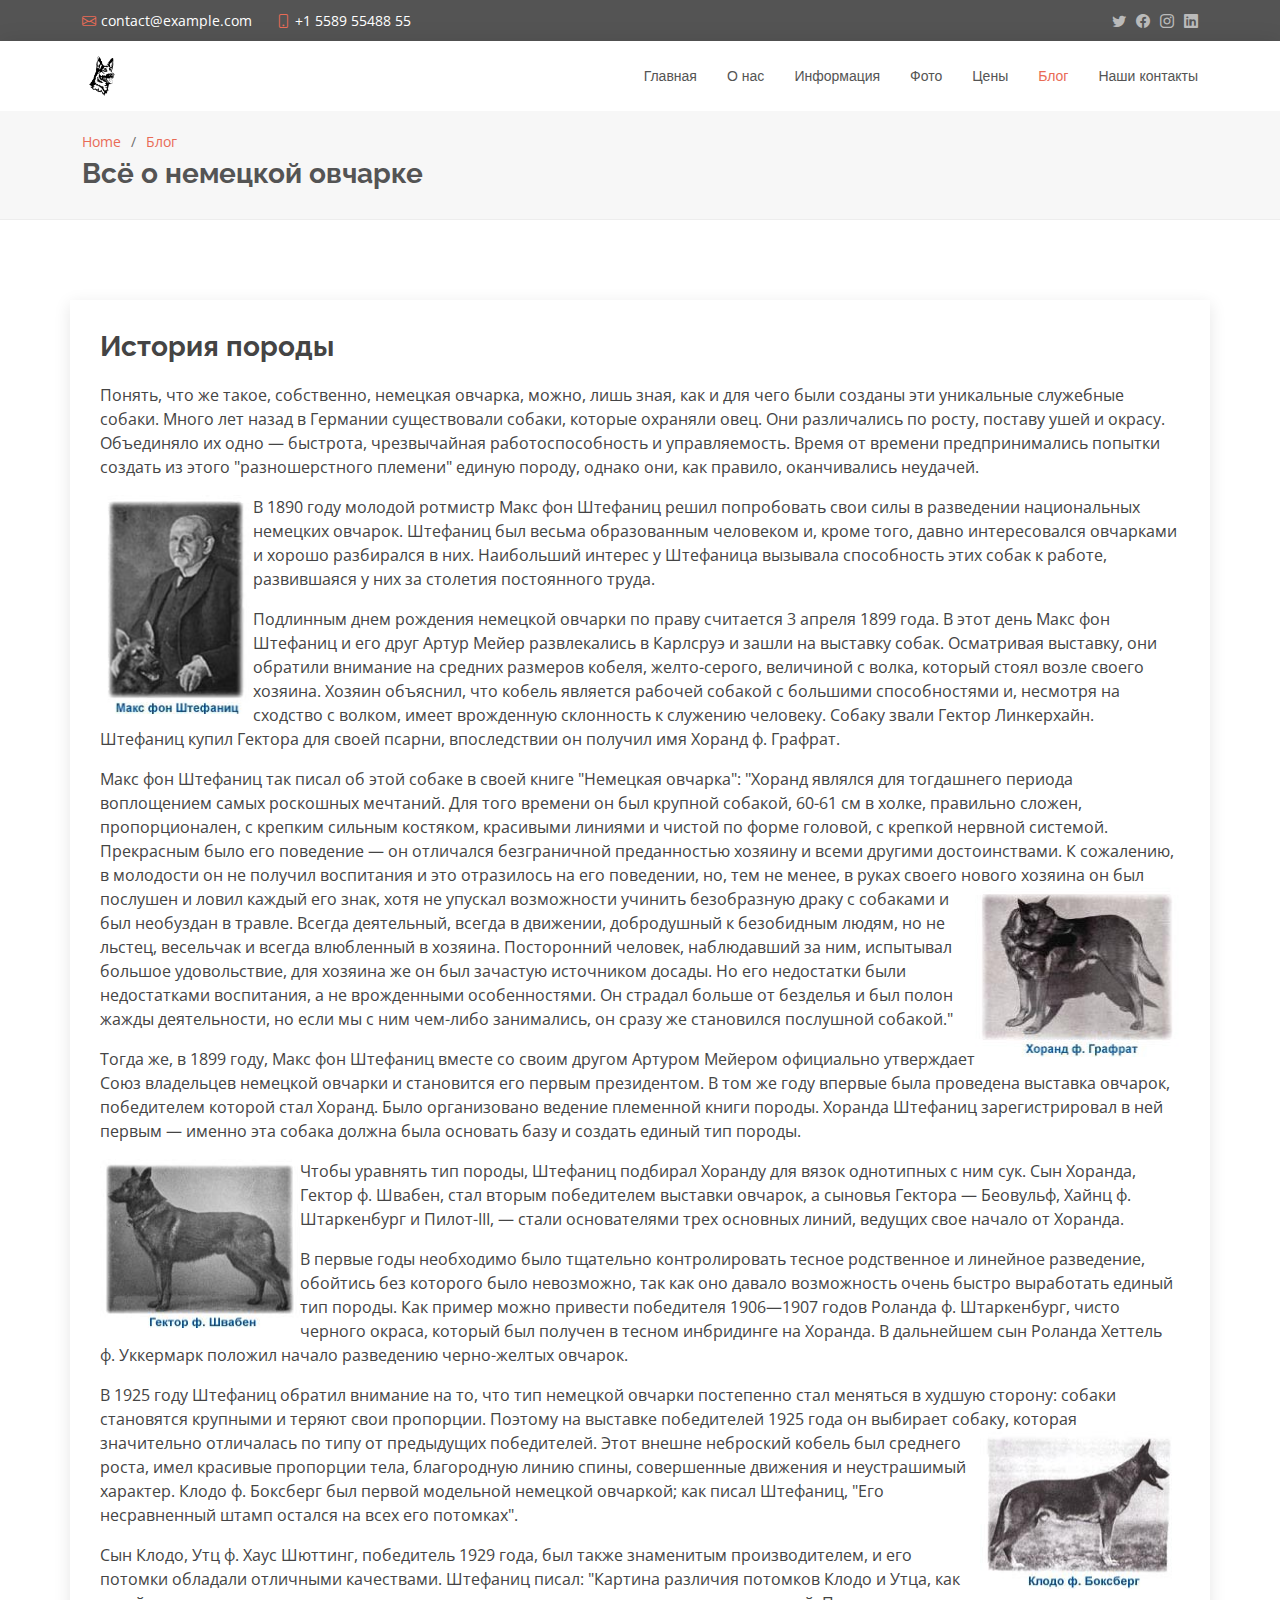
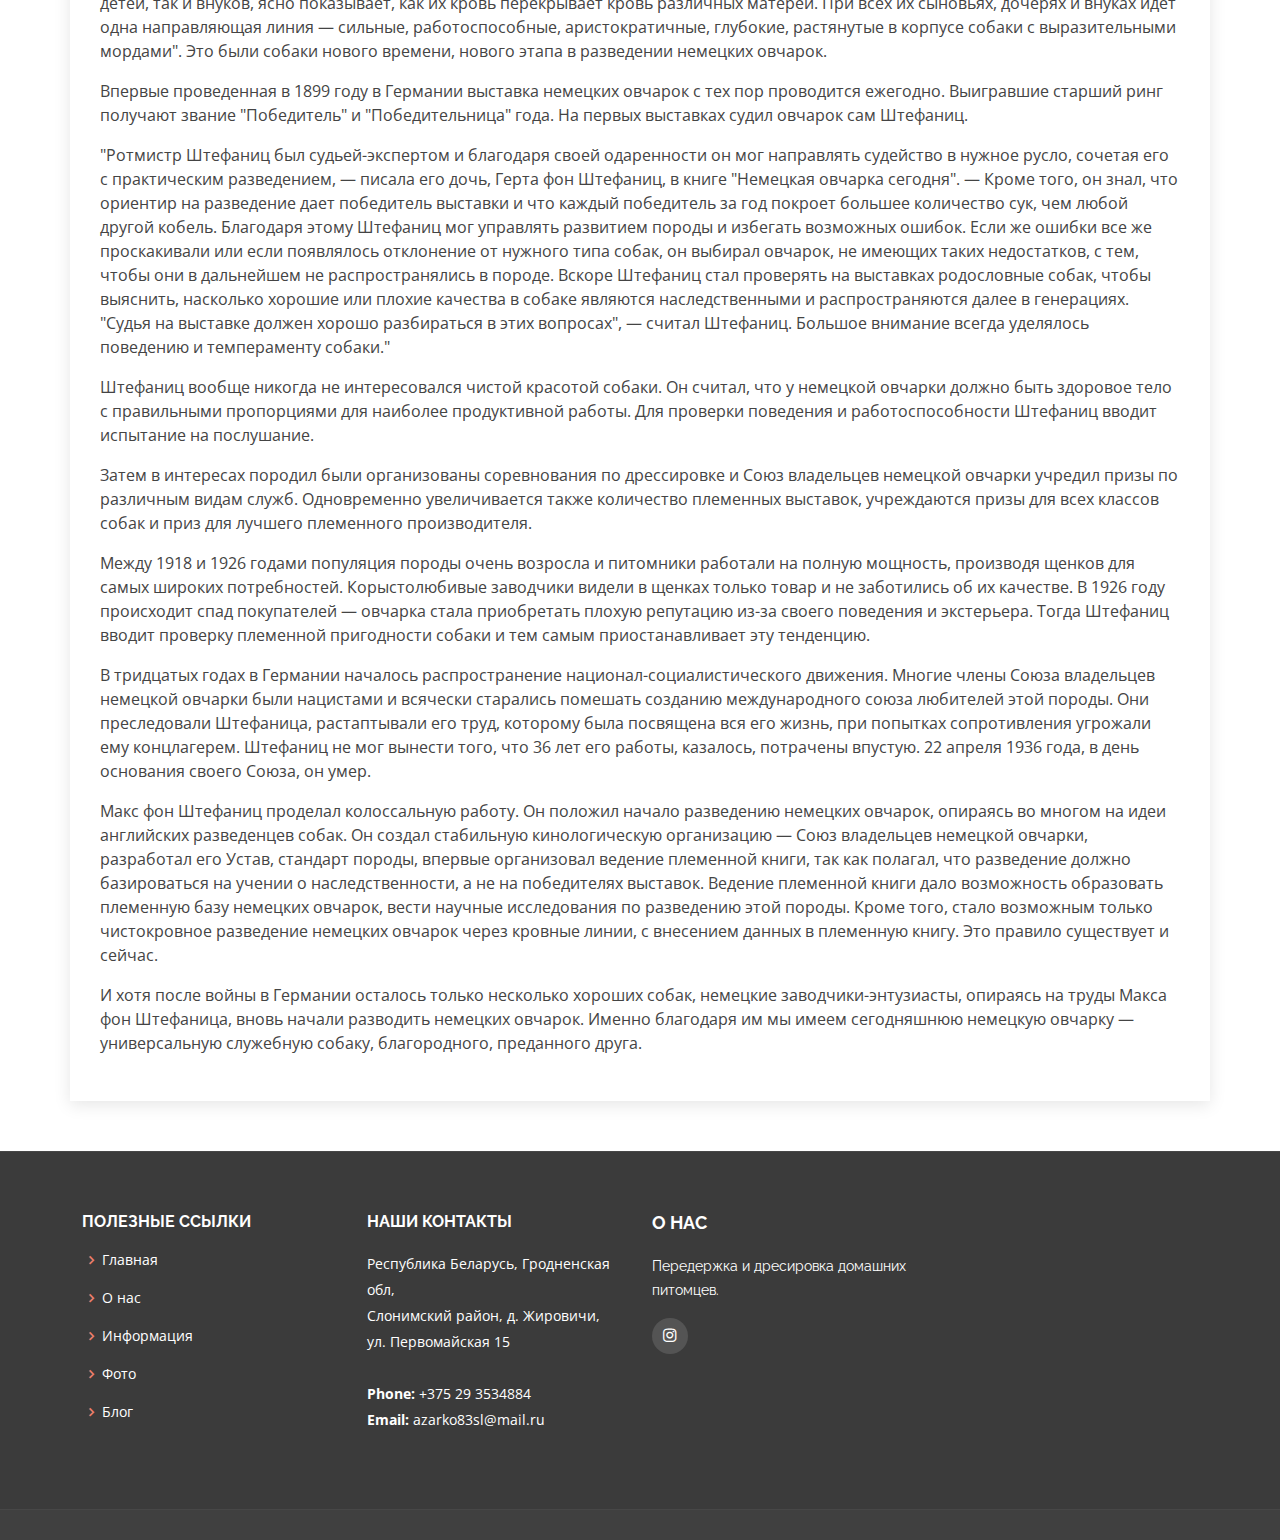
<file: blog/blog-042023-2.html>
<!DOCTYPE html>
<html lang="en">

<head>
  <meta charset="utf-8">
  <meta content="width=device-width, initial-scale=1.0" name="viewport">

  <title>Блог - Elzar</title>
  <meta content="" name="description">
  <meta content="" name="keywords">

  <!-- Favicons -->
  <link href="../assets/img/favicon.png" rel="icon">
  <link href="../assets/img/apple-touch-icon.png" rel="apple-touch-icon">

  <!-- Google Fonts -->
  <link href="https://fonts.googleapis.com/css?family=Open+Sans:300,300i,400,400i,600,600i,700,700i|Raleway:300,300i,400,400i,500,500i,600,600i,700,700i|Poppins:300,300i,400,400i,500,500i,600,600i,700,700i" rel="stylesheet">

  <!-- Vendor CSS Files -->
  <link href="../assets/vendor/animate.css/animate.min.css" rel="stylesheet">
  <link href="../assets/vendor/bootstrap/css/bootstrap.min.css" rel="stylesheet">
  <link href="../assets/vendor/bootstrap-icons/bootstrap-icons.css" rel="stylesheet">
  <link href="../assets/vendor/boxicons/css/boxicons.min.css" rel="stylesheet">
  <link href="../assets/vendor/glightbox/css/glightbox.min.css" rel="stylesheet">
  <link href="../assets/vendor/swiper/swiper-bundle.min.css" rel="stylesheet">

  <!-- Template Main CSS File -->
  <link href="../assets/css/style.css" rel="stylesheet">

</head>

<body>

  <!-- ======= Top Bar ======= -->
  <section id="topbar" class="d-flex align-items-center">
    <div class="container d-flex justify-content-center justify-content-md-between">
      <div class="contact-info d-flex align-items-center">
        <i class="bi bi-envelope d-flex align-items-center"><a href="mailto:contact@example.com">contact@example.com</a></i>
        <i class="bi bi-phone d-flex align-items-center ms-4"><span>+1 5589 55488 55</span></i>
      </div>
      <div class="social-links d-none d-md-flex align-items-center">
        <a href="#" class="twitter"><i class="bi bi-twitter"></i></a>
        <a href="#" class="facebook"><i class="bi bi-facebook"></i></a>
        <a href="#" class="instagram"><i class="bi bi-instagram"></i></a>
        <a href="#" class="linkedin"><i class="bi bi-linkedin"></i></i></a>
      </div>
    </div>
  </section>

  <!-- ======= Header ======= -->
  <header id="header" class="d-flex align-items-center">
    <div class="container d-flex justify-content-between align-items-center">

      <div class="logo">
        <!-- <h1><a href="index.html">ELZAR</a></h1> -->
        <!-- Uncomment below if you prefer to use an image logo -->
        <a href="index.html"><img src="../assets/img/largeLogo.png" alt="" class="img-fluid"> </a>
      </div>

        <nav id="navbar" class="navbar">
          <ul>
          <li><a href="../index.html">Главная</a></li>
          <li><a href="../about.html">О нас</a></li>
          <li><a href="../services.html">Информация</a></li>
          <li><a href="../portfolio.html">Фото</a></li>
          <li><a href="../pricing.html">Цены</a></li>
          <li><a class="active" href="../blog.html">Блог</a></li>
          <li><a href="../contact.html">Наши контакты</a></li>
        </ul>
        <i class="bi bi-list mobile-nav-toggle"></i>
      </nav><!-- .navbar -->

    </div>
  </header><!-- End Header -->

  <main id="main">

    <!-- ======= Breadcrumbs ======= -->
    <section id="breadcrumbs" class="breadcrumbs">
      <div class="container">

        <ol>
          <li><a href="index.html">Home</a></li>
          <li><a href="../blog.html">Блог</a></li>
        </ol>
        <h2>Всё о немецкой овчарке</h2>

      </div>
    </section><!-- End Breadcrumbs -->

    <!-- ======= Blog Single Section ======= -->
    <section id="blog" class="blog">
      <div class="container" data-aos="fade-up">

        <div class="row">

            <article class="entry entry-single">

              <!-- <div class="entry-img">
                <img src="../assets/img/blog/blog-1.jpg" alt="" class="img-fluid">
              </div> -->

              <h2 class="entry-title">
                История породы
              </h2>

              <div class="entry-content">
                <p>Понять, что же такое, собственно, немецкая овчарка, можно, лишь зная, как и для чего были созданы
                эти уникальные служебные собаки. Много лет назад в Германии существовали собаки, которые охраняли овец. Они различались по росту,
                поставу ушей и окрасу. Объединяло их одно — быстрота, чрезвычайная работоспособность и управляемость. Время от времени предпринимались попытки
                создать из этого "разношерстного племени" единую породу, однако они, как правило, оканчивались неудачей.</p>
                <p>
                <img src="../assets/img/blog/stefanitz.jpg" style="float: left" width="153" height="219">
                В 1890 году молодой ротмистр Макс фон Штефаниц решил попробовать свои силы в разведении национальных немецких овчарок. 
                Штефаниц был весьма образованным человеком и, кроме того, давно интересовался овчарками и хорошо разбирался в них. 
                Наибольший интерес у Штефаница вызывала способность этих собак к работе, развившаяся у них за столетия постоянного труда.</p>
                <p>Подлинным днем рождения немецкой овчарки по праву считается 3 апреля 1899 года. В этот день Макс
                фон Штефаниц и его друг Артур Мейер развлекались в Карлсруэ и зашли на выставку собак. Осматривая выставку, они обратили 
                внимание на средних размеров кобеля, желто-серого, величиной с волка, который стоял возле своего хозяина. Хозяин объяснил, 
                что кобель является рабочей собакой с большими способностями и, несмотря на сходство с волком, имеет врожденную склонность 
                к служению человеку. Собаку звали Гектор Линкерхайн. Штефаниц купил Гектора для своей псарни, впоследствии он получил имя 
                Хоранд ф. Графрат.</p>
                <p>Макс фон Штефаниц так писал об этой собаке в своей книге "Немецкая овчарка": "Хоранд являлся для
                тогдашнего периода воплощением самых роскошных мечтаний. Для того времени он был крупной собакой, 60-61 см в холке, 
                правильно сложен, пропорционален, с крепким сильным костяком, красивыми линиями и чистой по форме головой, с крепкой 
                нервной системой. Прекрасным было его поведение — он отличался безграничной преданностью хозяину и всеми другими достоинствами. 
                К сожалению, в молодости он не получил воспитания и это отразилось на его поведении, но, тем не менее, в руках
                своего нового <img src="../assets/img/blog/horand.jpg" style="float: right" width="205" height="170"> 
                хозяина он был послушен и ловил каждый его знак, хотя не упускал возможности учинить безобразную драку с собаками и был
                необуздан в травле. Всегда деятельный, всегда в движении, добродушный к безобидным людям, но не льстец, весельчак и всегда 
                влюбленный в хозяина. Посторонний человек, наблюдавший за ним, испытывал большое удовольствие, для хозяина же он был 
                зачастую источником досады. Но его недостатки были недостатками воспитания, а не врожденными особенностями. Он страдал
                больше от безделья и был полон жажды деятельности, но если мы с ним чем-либо занимались, он сразу же становился послушной 
                собакой."</p>
                <p>Тогда же, в 1899 году, Макс фон Штефаниц вместе со своим другом Артуром Мейером официально утверждает Союз владельцев 
                немецкой овчарки и становится его первым президентом. В том же году впервые была проведена выставка овчарок, победителем 
                которой стал Хоранд. Было организовано ведение племенной книги породы. Хоранда Штефаниц зарегистрировал в ней первым — именно 
                эта собака должна была основать базу и создать единый тип породы.</p>
                <p>
                <img src="../assets/img/blog/hektor.jpg" style="float: left" width="200" height="169">
                Чтобы уравнять тип породы, Штефаниц подбирал Хоранду для вязок однотипных с ним сук. Сын Хоранда, Гектор ф. Швабен, 
                стал вторым победителем выставки овчарок, а сыновья Гектора — Беовульф, Хайнц ф. Штаркенбург и Пилот-III, — стали 
                основателями трех основных линий, ведущих свое начало от Хоранда.</p>
                <p>В первые годы необходимо было тщательно контролировать тесное родственное и линейное разведение, обойтись без которого 
                было невозможно, так как оно давало возможность очень быстро выработать единый тип породы. Как пример можно
                привести победителя 1906—1907 годов Роланда ф. Штаркeнбург, чисто черного окраса, который был получен в тесном инбридинге 
                на Хоранда. В дальнейшем сын Роланда Хеттель ф. Уккермарк положил начало разведению черно-желтых овчарок.</p>
                <p>В 1925 году Штефаниц обратил внимание на то, что тип немецкой овчарки постепенно стал меняться в худшую сторону: 
                собаки становятся крупными и теряют свои пропорции. Поэтому на выставке победителей 1925 года он выбирает собаку, 
                которая значительно отличалась по типу от предыдущих победителей.
                <img src="../assets/img/blog/klodo.jpg" style="float: right" width="200" height="158">
                Этот внешне неброский кобель был среднего роста, имел красивые пропорции тела, благородную линию спины, совершенные
                движения и неустрашимый характер. Клодо ф. Боксберг был первой модельной немецкой овчаркой; как писал Штефаниц, 
                "Его несравненный штамп остался на всех его потомках".</p>
                <p>Сын Клодо, Утц ф. Хаус Шюттинг, победитель 1929 года, был также знаменитым производителем, и его потомки обладали 
                отличными качествами. Штефаниц писал: "Картина различия потомков Клодо и Утца, как детей, так
                и внуков, ясно показывает, как их кровь перекрывает кровь различных матерей. При всех их сыновьях, дочерях и внуках 
                идет одна направляющая линия — сильные, работоспособные, аристократичные, глубокие, растянутые в корпусе собаки с 
                выразительными мордами". Это были собаки нового времени, нового этапа в разведении немецких овчарок.</p>
                <p>Впервые проведенная в 1899 году в Германии выставка немецких овчарок с тех пор проводится ежегодно.
                Выигравшие старший ринг получают звание "Победитель" и "Победительница" года. На первых выставках 
                судил овчарок сам Штефаниц.</p>
                <p>"Ротмистр Штефаниц был судьей-экспертом и благодаря своей одаренности он мог направлять судейство в нужное русло, 
                сочетая его с практическим разведением, — писала его дочь, Герта фон Штефаниц, в книге "Немецкая овчарка сегодня". 
                — Кроме того, он знал, что ориентир на разведение дает победитель выставки и что каждый победитель за год покроет большее 
                количество сук, чем любой другой кобель. Благодаря этому Штефаниц мог управлять развитием породы и избегать
                возможных ошибок. Если же ошибки все же проскакивали или если появлялось отклонение от нужного типа собак, он выбирал овчарок, 
                не имеющих таких недостатков, с тем, чтобы они в дальнейшем не распространялись в породе. Вскоре Штефаниц стал проверять 
                на выставках родословные собак, чтобы выяснить, насколько xopoшиe или плохие качества в собаке являются наследственными 
                и распространяются далее в генерациях. "Судья на выставке должен хорошо разбираться в этих вопросах", — считал Штефаниц. 
                Большое внимание всегда уделялось поведению и темпераменту собаки."</p>
                <p>Штефаниц вообще никогда не интересовался чистой красотой собаки. Он считал, что у немецкой овчарки должно быть здоровое тело 
                с правильными пропорциями для наиболее продуктивной работы. Для проверки поведения и работоспособности Штефаниц вводит испытание 
                на послушание.</p>
                <p>Затем в интересах породил были организованы соревнования по дрессировке и Союз владельцев немецкой овчарки учредил призы 
                по различным видам служб. Одновременно увеличивается также количество племенных выставок, учреждаются призы для всех классов 
                собак и приз для лучшего племенного производителя.</p>
                <p>Между 1918 и 1926 годами популяция породы очень возросла и питомники работали на полную мощность, производя щенков 
                для самых широких потребностей. Корыстолюбивые заводчики видели в щенках только товар и не заботились об их качестве. 
                В 1926 году происходит спад покупателей — овчарка стала приобретать плохую репутацию из-за своего поведения и экстерьера. 
                Тогда Штефаниц вводит проверку племенной пригодности собаки и тем самым приостанавливает эту тенденцию.</p>
                <p>В тридцатых годах в Германии началось распространение национал-социалистического движения. Многие члены Союза владельцев 
                немецкой овчарки были нацистами и всячески старались помешать созданию международного союза любителей этой породы. 
                Они преследовали Штефаница, растаптывали его труд, которому была посвящена вся его жизнь, при попытках сопротивления 
                угрожали ему концлагерем. Штефаниц не мог вынести того, что 36 лет его работы, казалось, потрачены впустую. 
                22 апреля 1936 года, в день основания своего Союза, он умер.</p>
                <p>Макс фон Штефаниц проделал колоссальную работу. Он положил начало разведению немецких овчарок, опираясь во многом на идеи 
                английских разведенцев собак. Он создал стабильную кинологическую организацию — Союз владельцев немецкой овчарки, разработал 
                его Устав, стандарт породы, впервые организовал ведение племенной книги, так как полагал, что разведение должно 
                базироваться на учении о наследственности, а не на победителях выставок. Ведение племенной книги дало возможность образовать 
                племенную базу немецких овчарок, вести научные исследования по разведению этой породы. Кроме того,
                стало возможным только чистокровное разведение немецких овчарок через кровные линии, с внесением данных в племенную книгу. 
                Это правило существует и сейчас.</p>
                <p>И хотя после войны в Германии осталось только несколько хороших собак, немецкие заводчики-энтузиасты, опираясь на труды 
                Макса фон Штефаница, вновь начали разводить немецких овчарок. Именно благодаря им мы имеем сегодняшнюю немецкую овчарку — 
                универсальную служебную собаку, благородного, преданного друга.</p>



              </div>

            </article><!-- End blog entry -->
          </div>
      </div>
    </section><!-- End Blog Single Section -->

  </main><!-- End #main -->

  <!-- ======= Footer ======= -->
  <footer id="footer">

    <div class="footer-top">
      <div class="container">
        <div class="row">
  
          <div class="col-lg-3 col-md-6 footer-links">
            <h4>ПОЛЕЗНЫЕ ССЫЛКИ</h4>
            <ul>
              <li><i class="bx bx-chevron-right"></i> <a href="../index.html">Главная</a></li>
              <li><i class="bx bx-chevron-right"></i> <a href="../about.html">О нас</a></li>
              <li><i class="bx bx-chevron-right"></i> <a href="../services.html">Информация</a></li>
              <li><i class="bx bx-chevron-right"></i> <a href="../portfolio.html">Фото</a></li>
              <li><i class="bx bx-chevron-right"></i> <a href="../blog.html">Блог</a></li>
            </ul>
          </div>
  
          <div class="col-lg-3 col-md-6 footer-contact">
            <h4>НАШИ КОНТАКТЫ</h4>
            <p>
              Республика Беларусь,
              Гродненская обл,<br>
              Слонимский район,
              д. Жировичи, <br>
              ул. Первомайская 15<br><br>
              <strong>Phone:</strong> +375 29 3534884<br>
              <strong>Email:</strong> azarko83sl@mail.ru<br>
            </p>
  
          </div>
  
          <div class="col-lg-3 col-md-6 footer-info">
            <h3>О НАС</h3>
            <p>Передержка и дресировка домашних питомцев.</p>
            <div class="social-links mt-3">
              <a href="https://www.instagram.com/peredergka_slonim/" class="instagram"><i class="bx bxl-instagram"></i></a>
            </div>
          </div>
  
        </div>
      </div>
    </div>
  
  </footer>
  <!-- End Footer -->

  <a href="#" class="back-to-top d-flex align-items-center justify-content-center"><i class="bi bi-arrow-up-short"></i></a>

  <!-- Vendor JS Files -->
  <script src="../assets/vendor/purecounter/purecounter_vanilla.js"></script>
  <script src="../assets/vendor/bootstrap/js/bootstrap.bundle.min.js"></script>
  <script src="../assets/vendor/glightbox/js/glightbox.min.js"></script>
  <script src="../assets/vendor/isotope-layout/isotope.pkgd.min.js"></script>
  <script src="../assets/vendor/swiper/swiper-bundle.min.js"></script>
  <script src="../assets/vendor/waypoints/noframework.waypoints.js"></script>
  <script src="../assets/vendor/php-email-form/validate.js"></script>

  <!-- Template Main JS File -->
  <script src="../assets/js/main.js"></script>

</body>

</html>
</file>
<file: assets/css/style.css>
/**
* Template Name: Eterna
* Updated: Mar 10 2023 with Bootstrap v5.2.3
* Template URL: https://bootstrapmade.com/eterna-free-multipurpose-bootstrap-template/
* Author: BootstrapMade.com
* License: https://bootstrapmade.com/license/
*/

/*--------------------------------------------------------------
# General
--------------------------------------------------------------*/
body {
  font-family: "Open Sans", sans-serif;
  color: #444444;
}

a {
  color: #e96b56;
  text-decoration: none;
}

a:hover {
  color: #e6573f;
  text-decoration: none;
}

h1,
h2,
h3,
h4,
h5,
h6 {
  font-family: "Raleway", sans-serif;
}

/*--------------------------------------------------------------
# Back to top button
--------------------------------------------------------------*/
.back-to-top {
  position: fixed;
  visibility: hidden;
  opacity: 0;
  right: 15px;
  bottom: 15px;
  z-index: 996;
  background: #e96b56;
  width: 40px;
  height: 40px;
  border-radius: 4px;
  transition: all 0.4s;
}

.back-to-top i {
  font-size: 28px;
  color: #fff;
  line-height: 0;
}

.back-to-top:hover {
  background: #ee8b7a;
  color: #fff;
}

.back-to-top.active {
  visibility: visible;
  opacity: 1;
}

/*--------------------------------------------------------------
# Top Bar
--------------------------------------------------------------*/
#topbar {
  background: #545454;
  padding: 10px 0;
  font-size: 14px;
}

#topbar .contact-info i {
  font-style: normal;
  color: #e96b56;
}

#topbar .contact-info i a,
#topbar .contact-info i span {
  padding-left: 5px;
  color: #fff;
}

#topbar .contact-info i a {
  line-height: 0;
  transition: 0.3s;
}

#topbar .contact-info i a:hover {
  color: #e96b56;
}

#topbar .social-links a {
  color: #bababa;
  line-height: 0;
  transition: 0.3s;
  margin-left: 10px;
}

#topbar .social-links a:hover {
  color: white;
}

/*--------------------------------------------------------------
# Header
--------------------------------------------------------------*/
#header {
  height: 70px;
  transition: all 0.5s;
  z-index: 997;
  transition: all 0.5s;
  background: #fff;
  box-shadow: 0px 0px 20px 0px rgba(0, 0, 0, 0.1);
}

#header .logo h1 {
  font-size: 26px;
  padding: 0 0 0 8px;
  margin: 11px 0;
  line-height: 1;
  font-weight: 700;
  letter-spacing: 1px;
  text-transform: uppercase;
  font-family: "Poppins", sans-serif;
  border-left: 8px solid #e96b56;
}

#header .logo h1 a,
#header .logo h1 a:hover {
  color: #545454;
  text-decoration: none;
}

#header .logo img {
  padding: 0;
  margin: 0;
  max-height: 40px;
}

.scrolled-offset {
  margin-top: 70px;
}

/*--------------------------------------------------------------
# Navigation Menu
--------------------------------------------------------------*/
/**
* Desktop Navigation 
*/
.navbar {
  padding: 0;
}

.navbar ul {
  margin: 0;
  padding: 0;
  display: flex;
  list-style: none;
  align-items: center;
}

.navbar li {
  position: relative;
}

.navbar a,
.navbar a:focus {
  display: flex;
  align-items: center;
  justify-content: space-between;
  padding: 10px 0 10px 30px;
  font-family: "Poppins", sans-serif;
  font-size: 14px;
  color: #545454;
  white-space: nowrap;
  transition: 0.3s;
}

.navbar a i,
.navbar a:focus i {
  font-size: 12px;
  line-height: 0;
  margin-left: 5px;
}

.navbar a:hover,
.navbar .active,
.navbar .active:focus,
.navbar li:hover>a {
  color: #e96b56;
}

.navbar .getstarted,
.navbar .getstarted:focus {
  background: #e96b56;
  padding: 8px 20px;
  margin-left: 30px;
  border-radius: 4px;
  color: #fff;
}

.navbar .getstarted:hover,
.navbar .getstarted:focus:hover {
  color: #fff;
  background: #ec7f6d;
}

.navbar .dropdown ul {
  display: block;
  position: absolute;
  left: 24px;
  top: calc(100% + 30px);
  margin: 0;
  padding: 10px 0;
  z-index: 99;
  opacity: 0;
  visibility: hidden;
  background: #fff;
  box-shadow: 0px 0px 30px rgba(127, 137, 161, 0.25);
  transition: 0.3s;
}

.navbar .dropdown ul li {
  min-width: 200px;
}

.navbar .dropdown ul a {
  padding: 10px 20px;
  font-size: 14px;
  text-transform: none;
  color: #545454;
}

.navbar .dropdown ul a i {
  font-size: 12px;
}

.navbar .dropdown ul a:hover,
.navbar .dropdown ul .active:hover,
.navbar .dropdown ul li:hover>a {
  color: #e96b56;
}

.navbar .dropdown:hover>ul {
  opacity: 1;
  top: 100%;
  visibility: visible;
}

.navbar .dropdown .dropdown ul {
  top: 0;
  left: calc(100% - 30px);
  visibility: hidden;
}

.navbar .dropdown .dropdown:hover>ul {
  opacity: 1;
  top: 0;
  left: 100%;
  visibility: visible;
}

@media (max-width: 1366px) {
  .navbar .dropdown .dropdown ul {
    left: -90%;
  }

  .navbar .dropdown .dropdown:hover>ul {
    left: -100%;
  }
}

/**
* Mobile Navigation 
*/
.mobile-nav-toggle {
  color: #545454;
  font-size: 28px;
  cursor: pointer;
  display: none;
  line-height: 0;
  transition: 0.5s;
}

.mobile-nav-toggle.bi-x {
  color: #fff;
}

@media (max-width: 991px) {
  .mobile-nav-toggle {
    display: block;
  }

  .navbar ul {
    display: none;
  }
}

.navbar-mobile {
  position: fixed;
  overflow: hidden;
  top: 0;
  right: 0;
  left: 0;
  bottom: 0;
  background: rgba(59, 59, 59, 0.9);
  transition: 0.3s;
  z-index: 999;
}

.navbar-mobile .mobile-nav-toggle {
  position: absolute;
  top: 15px;
  right: 15px;
}

.navbar-mobile ul {
  display: block;
  position: absolute;
  top: 55px;
  right: 15px;
  bottom: 15px;
  left: 15px;
  padding: 10px 0;
  background-color: #fff;
  overflow-y: auto;
  transition: 0.3s;
}

.navbar-mobile a,
.navbar-mobile a:focus {
  padding: 10px 20px;
  font-size: 15px;
  color: #545454;
}

.navbar-mobile a:hover,
.navbar-mobile .active,
.navbar-mobile li:hover>a {
  color: #e96b56;
}

.navbar-mobile .getstarted,
.navbar-mobile .getstarted:focus {
  margin: 15px;
}

.navbar-mobile .dropdown ul {
  position: static;
  display: none;
  margin: 10px 20px;
  padding: 10px 0;
  z-index: 99;
  opacity: 1;
  visibility: visible;
  background: #fff;
  box-shadow: 0px 0px 30px rgba(127, 137, 161, 0.25);
}

.navbar-mobile .dropdown ul li {
  min-width: 200px;
}

.navbar-mobile .dropdown ul a {
  padding: 10px 20px;
}

.navbar-mobile .dropdown ul a i {
  font-size: 12px;
}

.navbar-mobile .dropdown ul a:hover,
.navbar-mobile .dropdown ul .active:hover,
.navbar-mobile .dropdown ul li:hover>a {
  color: #e96b56;
}

.navbar-mobile .dropdown>.dropdown-active {
  display: block;
}

/*--------------------------------------------------------------
# Hero Section
--------------------------------------------------------------*/
#hero {
  width: 100%;
  height: 70vh;
  background-color: rgba(59, 59, 59, 0.8);
  overflow: hidden;
  padding: 0;
  margin-bottom: -120px;
  position: relative;
  z-index: 1;
}

#hero .carousel-item {
  width: 100%;
  height: 70vh;
  background-size: cover;
  background-position: center;
  background-repeat: no-repeat;
  background-position: center center;
}

#hero .carousel-item::before {
  content: "";
  background-color: rgba(255, 255, 255, 0.6);
  position: absolute;
  top: 0;
  right: 0;
  left: 0;
  bottom: 0;
}

#hero .carousel-container {
  display: flex;
  justify-content: center;
  align-items: center;
  position: absolute;
  bottom: 0;
  top: 0;
  left: 0;
  right: 0;
  padding-bottom: 120px;
}

#hero .carousel-content {
  text-align: center;
}

#hero h2 {
  color: #2e2e2e;
  margin-bottom: 30px;
  font-size: 48px;
  font-weight: 700;
}

#hero h2 span {
  color: #e96b56;
}

#hero p {
  width: 80%;
  animation-delay: 0.4s;
  margin: 0 auto 30px auto;
  color: arken(#545454, 15);
}

#hero .carousel-inner .carousel-item {
  transition-property: opacity;
  background-position: center top;
}

#hero .carousel-inner .carousel-item,
#hero .carousel-inner .active.carousel-item-start,
#hero .carousel-inner .active.carousel-item-end {
  opacity: 0;
}

#hero .carousel-inner .active,
#hero .carousel-inner .carousel-item-next.carousel-item-start,
#hero .carousel-inner .carousel-item-prev.carousel-item-end {
  opacity: 1;
  transition: 0.5s;
}

#hero .carousel-inner .carousel-item-next,
#hero .carousel-inner .carousel-item-prev,
#hero .carousel-inner .active.carousel-item-start,
#hero .carousel-inner .active.carousel-item-end {
  left: 0;
  transform: translate3d(0, 0, 0);
}

#hero .carousel-control-prev,
#hero .carousel-control-next {
  width: 10%;
}

#hero .carousel-control-next-icon,
#hero .carousel-control-prev-icon {
  background: none;
  font-size: 48px;
  line-height: 1;
  width: auto;
  height: auto;
  color: #545454;
}

#hero .carousel-indicators li {
  cursor: pointer;
  background: #e96b56;
  overflow: hidden;
  border: 0;
  width: 12px;
  height: 12px;
  border-radius: 50px;
  margin-bottom: 180px;
  opacity: 0.2;
}

#hero .carousel-indicators li.active {
  opacity: 1;
}

#hero .btn-get-started {
  font-family: "Raleway", sans-serif;
  font-weight: 500;
  font-size: 14px;
  letter-spacing: 1px;
  display: inline-block;
  padding: 12px 32px;
  border-radius: 50px;
  transition: 0.5s;
  line-height: 1;
  margin: 10px;
  color: #fff;
  animation-delay: 0.8s;
  border: 2px solid #e96b56;
  background: #e96b56;
}

#hero .btn-get-started:hover {
  background: transparent;
  color: #e96b56;
  text-decoration: none;
}

@media (max-height: 768px),
(max-width: 1200px) {
  #hero {
    margin-bottom: 60px;
  }

  #hero .carousel-container {
    padding-bottom: 0;
  }

  #hero .carousel-indicators li {
    margin-bottom: 0;
  }
}

@media (max-width: 768px) {
  #hero {
    height: 90vh;
  }

  #hero .carousel-item {
    height: 90vh;
  }
}

@media (min-width: 1024px) {
  #hero p {
    width: 50%;
  }

  #hero .carousel-control-prev,
  #hero .carousel-control-next {
    width: 5%;
  }
}

/*--------------------------------------------------------------
# Sections General
--------------------------------------------------------------*/
section {
  padding: 0 0 80px 0;
}

.section-bg {
  background-color: white;
}

.section-title {
  text-align: center;
  padding-bottom: 10px;
}

.section-title h2 {
  font-size: 28px;
  font-weight: 600;
  margin-bottom: 20px;
  padding-bottom: 20px;
  position: relative;
  font-family: "Poppins", sans-serif;
}

.section-title h2::after {
  content: "";
  position: absolute;
  display: block;
  width: 50px;
  height: 3px;
  background: #e96b56;
  bottom: 0;
  left: calc(50% - 25px);
}

.section-title p {
  margin-bottom: 0;
}

/*--------------------------------------------------------------
# Breadcrumbs
--------------------------------------------------------------*/
.breadcrumbs {
  padding: 20px 0 20px 0;
  background: #f7f7f7;
  border-bottom: 1px solid #ededed;
  margin-bottom: 40px;
}

.breadcrumbs h2 {
  font-size: 28px;
  font-weight: 700;
  color: #545454;
}

.breadcrumbs ol {
  display: flex;
  flex-wrap: wrap;
  list-style: none;
  padding: 0 0 5px 0;
  margin: 0;
  font-size: 14px;
}

.breadcrumbs ol li+li {
  padding-left: 10px;
}

.breadcrumbs ol li+li::before {
  display: inline-block;
  padding-right: 10px;
  color: #6e6e6e;
  content: "/";
}

/*--------------------------------------------------------------
# Featured
--------------------------------------------------------------*/
.featured {
  position: relative;
  z-index: 2;
}

.featured .icon-box {
  padding: 40px 30px;
  box-shadow: 0px 2px 15px rgba(0, 0, 0, 0.15);
  border-radius: 10px;
  background: #fff;
  transition: all ease-in-out 0.3s;
  height: 100%;
}

.featured .icon-box i {
  color: #e96b56;
  font-size: 42px;
  margin-bottom: 15px;
  display: block;
  line-height: 0;
}

.featured .icon-box h3 {
  font-weight: 700;
  margin-bottom: 15px;
  font-size: 20px;
}

.featured .icon-box h3 a {
  color: #545454;
  transition: 0.3s;
}

.featured .icon-box p {
  color: #545454;
  line-height: 24px;
  font-size: 14px;
  margin-bottom: 0;
}

.featured .icon-box:hover {
  background: #e96b56;
}

.featured .icon-box:hover i,
.featured .icon-box:hover h3 a,
.featured .icon-box:hover p {
  color: #fff;
}

/*--------------------------------------------------------------
# About
--------------------------------------------------------------*/
.about .content h3 {
  font-weight: 600;
  font-size: 26px;
  color: #545454;
}

.about .content ul {
  list-style: none;
  padding: 0;
}

.about .content ul li {
  padding-bottom: 10px;
}

.about .content ul i {
  font-size: 20px;
  padding-right: 4px;
  color: #e96b56;
}

.about .content p:last-child {
  margin-bottom: 0;
}

/*--------------------------------------------------------------
# Our Services
--------------------------------------------------------------*/
.services .icon-box {
  text-align: center;
  border: 1px solid #ededed;
  padding: 80px 20px;
  transition: all ease-in-out 0.3s;
}

.services .icon-box .icon {
  margin: 0 auto;
  width: 64px;
  height: 64px;
  background: #e96b56;
  border-radius: 5px;
  transition: all 0.3s ease-out 0s;
  display: flex;
  align-items: center;
  justify-content: center;
  margin-bottom: 20px;
  transform-style: preserve-3d;
}

.services .icon-box .icon i {
  color: #fff;
  font-size: 28px;
}

.services .icon-box .icon::before {
  position: absolute;
  content: "";
  left: -8px;
  top: -8px;
  height: 100%;
  width: 100%;
  background: #fbe2dd;
  border-radius: 5px;
  transition: all 0.3s ease-out 0s;
  transform: translateZ(-1px);
}

.services .icon-box h4 {
  font-weight: 700;
  margin-bottom: 15px;
  font-size: 24px;
}

.services .content h4 {
  font-weight: 1000;
  margin-bottom: 20px;
  font-size: 30px;
}

.services .content p li {
  margin-bottom: 20px;
  font-size: 18px;
}

.services .icon-box h4 a {
  color: #545454;
}

.services .icon-box p {
  line-height: 24px;
  font-size: 14px;
  margin-bottom: 0;
}

.services .icon-box:hover {
  background: #e96b56;
  border-color: #e96b56;
}

.services .icon-box:hover .icon {
  background: #fff;
}

.services .icon-box:hover .icon i {
  color: #e96b56;
}

.services .icon-box:hover .icon::before {
  background: #ef9383;
}

.services .icon-box:hover h4 a,
.services .icon-box:hover p {
  color: #fff;
}

/*--------------------------------------------------------------
# Our Clients
--------------------------------------------------------------*/
.clients .swiper-pagination {
  margin-top: 20px;
  position: relative;
}

.clients .swiper-pagination .swiper-pagination-bullet {
  width: 12px;
  height: 12px;
  background-color: #fff;
  opacity: 1;
  border: 1px solid #e96b56;
}

.clients .swiper-pagination .swiper-pagination-bullet-active {
  background-color: #e96b56;
}

.clients .swiper-slide img {
  opacity: 0.5;
  transition: 0.3s;
  filter: grayscale(100);
}

.clients .swiper-slide img:hover {
  filter: none;
  opacity: 1;
}

/*--------------------------------------------------------------
# Counts
--------------------------------------------------------------*/
.counts .count-box {
  box-shadow: -10px -5px 40px 0 rgba(0, 0, 0, 0.1);
  padding: 30px;
  width: 100%;
}

.counts .count-box i {
  display: block;
  font-size: 30px;
  color: #e96b56;
  float: left;
  line-height: 0;
}

.counts .count-box span {
  font-size: 42px;
  line-height: 24px;
  display: block;
  font-weight: 700;
  color: #545454;
  margin-left: 50px;
}

.counts .count-box p {
  padding: 30px 0 0 0;
  margin: 0;
  font-family: "Raleway", sans-serif;
  font-size: 14px;
}

.counts .count-box a {
  font-weight: 600;
  display: block;
  margin-top: 20px;
  color: #7a7a7a;
  font-size: 15px;
  font-family: "Poppins", sans-serif;
  transition: ease-in-out 0.3s;
}

.counts .count-box a:hover {
  color: #a1a1a1;
}

/*--------------------------------------------------------------
# Testimonials
--------------------------------------------------------------*/
.testimonials .testimonials-carousel,
.testimonials .testimonials-slider {
  overflow: hidden;
}

.testimonials .testimonial-item {
  box-sizing: content-box;
  padding: 40px;
  box-shadow: 0px 2px 12px rgba(0, 0, 0, 0.08);
  position: relative;
  background: #fff;
}

.testimonials .testimonial-item .testimonial-img {
  width: 90px;
  border-radius: 50px;
  border: 6px solid #fff;
  float: left;
  margin: 0 10px 0 0;
}

.testimonials .testimonial-item h3 {
  font-size: 18px;
  font-weight: bold;
  margin: 10px 0 5px 0;
  color: #111;
}

.testimonials .testimonial-item h4 {
  font-size: 14px;
  color: #999;
  margin: 0;
}

.testimonials .testimonial-item .quote-icon-left,
.testimonials .testimonial-item .quote-icon-right {
  color: white;
  font-size: 26px;
}

.testimonials .testimonial-item .quote-icon-left {
  display: inline-block;
  left: -5px;
  position: relative;
}

.testimonials .testimonial-item .quote-icon-right {
  display: inline-block;
  right: -5px;
  position: relative;
  top: 10px;
}

.testimonials .testimonial-item p {
  font-style: italic;
  margin: 15px 0 0 0;
  padding: 0;
}

/*--------------------------------------------------------------
# Our Skills
--------------------------------------------------------------*/
.skills .content h3 {
  font-weight: 700;
  font-size: 26px;
  color: #545454;
  font-family: "Poppins", sans-serif;
  margin-bottom: 20px;
}

.skills .content ul {
  list-style: none;
  padding: 0;
}

.skills .content ul li {
  padding-bottom: 10px;
}

.skills .content ul i {
  font-size: 20px;
  padding-right: 4px;
  color: #e96b56;
}

.skills .content p:last-child {
  margin-bottom: 0;
}

.skills .progress {
  height: 62px;
  display: block;
  background: none;
  border-radius: 0;
}

.skills .progress .skill {
  padding: 0;
  margin: 0 0 6px 0;
  text-transform: uppercase;
  display: block;
  font-weight: 600;
  font-family: "Poppins", sans-serif;
  color: #545454;
}

.skills .progress .skill .val {
  float: right;
  font-style: normal;
}

.skills .progress-bar-wrap {
  background: #e0e0e0;
}

.skills .progress-bar {
  width: 1px;
  height: 10px;
  transition: 0.9s;
  background-color: #e96b56;
}

/*--------------------------------------------------------------
# Portfolio
--------------------------------------------------------------*/
.portfolio .portfolio-item {
  margin-bottom: 30px;
}

.portfolio #portfolio-flters {
  padding: 0;
  margin: 0 auto 25px auto;
  list-style: none;
  text-align: center;
  background: white;
  border-radius: 50px;
  padding: 2px 15px;
}

.portfolio #portfolio-flters li {
  cursor: pointer;
  display: inline-block;
  padding: 8px 20px 12px 20px;
  font-size: 15px;
  font-weight: 500;
  line-height: 1;
  color: #444444;
  margin: 0 4px 8px 4px;
  transition: all ease-in-out 0.3s;
  border-radius: 50px;
  background: #f2f2f2;
}

.portfolio #portfolio-flters li:hover,
.portfolio #portfolio-flters li.filter-active {
  background: #e96b56;
  color: #fff;
}

.portfolio #portfolio-flters li:last-child {
  margin-right: 0;
}

.portfolio .portfolio-wrap {
  transition: 0.3s;
  position: relative;
  overflow: hidden;
  z-index: 1;
  background: rgba(84, 84, 84, 0.6);
}

.portfolio .portfolio-wrap::before {
  content: "";
  background: rgba(84, 84, 84, 0.6);
  position: absolute;
  left: 30px;
  right: 30px;
  top: 30px;
  bottom: 30px;
  transition: all ease-in-out 0.3s;
  z-index: 2;
  opacity: 0;
}

.portfolio .portfolio-wrap .portfolio-info {
  opacity: 0;
  position: absolute;
  top: 0;
  left: 0;
  right: 0;
  bottom: 0;
  text-align: center;
  z-index: 3;
  transition: all ease-in-out 0.3s;
  display: flex;
  flex-direction: column;
  justify-content: center;
  align-items: center;
}

.portfolio .portfolio-wrap .portfolio-info::before {
  display: block;
  content: "";
  width: 48px;
  height: 48px;
  position: absolute;
  top: 35px;
  left: 35px;
  border-top: 3px solid #fff;
  border-left: 3px solid #fff;
  transition: all 0.5s ease 0s;
  z-index: 9994;
}

.portfolio .portfolio-wrap .portfolio-info::after {
  display: block;
  content: "";
  width: 48px;
  height: 48px;
  position: absolute;
  bottom: 35px;
  right: 35px;
  border-bottom: 3px solid #fff;
  border-right: 3px solid #fff;
  transition: all 0.5s ease 0s;
  z-index: 9994;
}

.portfolio .portfolio-wrap .portfolio-info h4 {
  font-size: 20px;
  color: #fff;
  font-weight: 600;
}

.portfolio .portfolio-wrap .portfolio-info p {
  color: #ffffff;
  font-size: 14px;
  text-transform: uppercase;
  padding: 0;
  margin: 0;
}

.portfolio .portfolio-wrap .portfolio-links {
  text-align: center;
  z-index: 4;
}

.portfolio .portfolio-wrap .portfolio-links a {
  color: #fff;
  margin: 0 2px;
  font-size: 28px;
  display: inline-block;
  transition: 0.3s;
}

.portfolio .portfolio-wrap .portfolio-links a:hover {
  color: #e96b56;
}

.portfolio .portfolio-wrap:hover::before {
  top: 0;
  left: 0;
  right: 0;
  bottom: 0;
  opacity: 1;
}

.portfolio .portfolio-wrap:hover .portfolio-info {
  opacity: 1;
}

.portfolio .portfolio-wrap:hover .portfolio-info::before {
  top: 15px;
  left: 15px;
}

.portfolio .portfolio-wrap:hover .portfolio-info::after {
  bottom: 15px;
  right: 15px;
}

/*--------------------------------------------------------------
# Portfolio Details
--------------------------------------------------------------*/
.portfolio-details {
  padding-top: 40px;
}

.portfolio-details .portfolio-details-slider img {
  width: 100%;
}

.portfolio-details .portfolio-details-slider .swiper-pagination {
  margin-top: 20px;
  position: relative;
}

.portfolio-details .portfolio-details-slider .swiper-pagination .swiper-pagination-bullet {
  width: 12px;
  height: 12px;
  background-color: #fff;
  opacity: 1;
  border: 1px solid #e96b56;
}

.portfolio-details .portfolio-details-slider .swiper-pagination .swiper-pagination-bullet-active {
  background-color: #e96b56;
}

.portfolio-details .portfolio-info {
  padding: 30px;
  box-shadow: 0px 0 30px rgba(84, 84, 84, 0.08);
}

.portfolio-details .portfolio-info h3 {
  font-size: 22px;
  font-weight: 700;
  margin-bottom: 20px;
  padding-bottom: 20px;
  border-bottom: 1px solid #eee;
}

.portfolio-details .portfolio-info ul {
  list-style: none;
  padding: 0;
  font-size: 15px;
}

.portfolio-details .portfolio-info ul li+li {
  margin-top: 10px;
}

.portfolio-details .portfolio-description {
  padding-top: 30px;
}

.portfolio-details .portfolio-description h2 {
  font-size: 26px;
  font-weight: 700;
  margin-bottom: 20px;
}

.portfolio-details .portfolio-description p {
  padding: 0;
}

/*--------------------------------------------------------------
# Pricing
--------------------------------------------------------------*/
.pricing .row {
  padding-top: 40px;
}

.pricing .box {
  padding: 40px;
  margin-bottom: 30px;
  box-shadow: 0px 0px 30px rgba(73, 78, 92, 0.15);
  background: #fff;
  text-align: center;
}

.pricing h3 {
  font-weight: 300;
  margin-bottom: 15px;
  font-size: 28px;
}

.pricing h4 {
  font-size: 46px;
  color: #e96b56;
  font-weight: 400;
  font-family: "Open Sans", sans-serif;
  margin-bottom: 25px;
}

.pricing h4 span {
  color: #bababa;
  font-size: 18px;
  display: block;
}

.pricing ul {
  padding: 0;
  list-style: none;
  color: #999;
  text-align: left;
  line-height: 20px;
}

.pricing ul li {
  padding-bottom: 12px;
}

.pricing ul i {
  color: #e96b56;
  font-size: 18px;
  padding-right: 4px;
}

.pricing ul .na {
  color: #ccc;
}

.pricing ul .na i {
  color: #ccc;
}

.pricing ul .na span {
  text-decoration: line-through;
}

.pricing .buy-btn {
  background: #545454;
  display: inline-block;
  padding: 8px 30px;
  border-radius: 20px;
  color: #fff;
  transition: none;
  font-size: 14px;
  font-weight: 400;
  font-family: "Raleway", sans-serif;
  transition: 0.3s;
}

.pricing .buy-btn:hover {
  background: #e96b56;
}

.pricing .featured {
  z-index: 10;
  margin: -30px -5px 0 -5px;
}

.pricing .featured .buy-btn {
  background: #e96b56;
}

.pricing .featured .buy-btn:hover {
  background: #ee8b7a;
}

@media (max-width: 992px) {
  .pricing .box {
    max-width: 60%;
    margin: 0 auto 30px auto;
  }
}

@media (max-width: 767px) {
  .pricing .box {
    max-width: 80%;
    margin: 0 auto 30px auto;
  }
}

@media (max-width: 420px) {
  .pricing .box {
    max-width: 100%;
    margin: 0 auto 30px auto;
  }
}

/*--------------------------------------------------------------
# Team
--------------------------------------------------------------*/
.team .member {
  text-align: center;
  margin-bottom: 20px;
  box-shadow: 0px 0px 12px 0px rgba(0, 0, 0, 0.1);
  padding: 30px 20px;
  background: #fff;
}

.team .member img {
  max-width: 60%;
  border-radius: 50%;
  margin: 0 0 30px 0;
}

.team .member h4 {
  font-weight: 700;
  margin-bottom: 2px;
  font-size: 18px;
}

.team .member span {
  font-style: italic;
  display: block;
  font-size: 13px;
}

.team .member p {
  padding-top: 10px;
  font-size: 14px;
  font-style: italic;
  color: #aaaaaa;
}

.team .member .social {
  margin-top: 15px;
}

.team .member .social a {
  color: #919191;
  transition: 0.3s;
}

.team .member .social a:hover {
  color: #e96b56;
}

.team .member .social i {
  font-size: 18px;
  margin: 0 2px;
}

/*--------------------------------------------------------------
# Contact
--------------------------------------------------------------*/
.contact .info-box {
  color: #444444;
  text-align: center;
  box-shadow: 0 0 30px rgba(214, 215, 216, 0.6);
  padding: 20px 0 30px 0;
}

.contact .info-box i {
  font-size: 32px;
  color: #e96b56;
  border-radius: 50%;
  padding: 8px;
  border: 2px dotted #fef5f4;
}

.contact .info-box h3 {
  font-size: 20px;
  color: #777777;
  font-weight: 700;
  margin: 10px 0;
}

.contact .info-box p {
  padding: 0;
  line-height: 24px;
  font-size: 14px;
  margin-bottom: 0;
}

.contact .php-email-form {
  box-shadow: 0 0 30px rgba(214, 215, 216, 0.6);
  padding: 30px;
}

.contact .php-email-form .validate {
  display: none;
  color: red;
  margin: 0 0 15px 0;
  font-weight: 400;
  font-size: 13px;
}

.contact .php-email-form .error-message {
  display: none;
  color: #fff;
  background: #ed3c0d;
  text-align: left;
  padding: 15px;
  font-weight: 600;
}

.contact .php-email-form .error-message br+br {
  margin-top: 25px;
}

.contact .php-email-form .sent-message {
  display: none;
  color: #fff;
  background: #18d26e;
  text-align: center;
  padding: 15px;
  font-weight: 600;
}

.contact .php-email-form .loading {
  display: none;
  background: #fff;
  text-align: center;
  padding: 15px;
}

.contact .php-email-form .loading:before {
  content: "";
  display: inline-block;
  border-radius: 50%;
  width: 24px;
  height: 24px;
  margin: 0 10px -6px 0;
  border: 3px solid #18d26e;
  border-top-color: #eee;
  animation: animate-loading 1s linear infinite;
}

.contact .php-email-form input,
.contact .php-email-form textarea {
  border-radius: 0;
  box-shadow: none;
  font-size: 14px;
}

.contact .php-email-form input:focus,
.contact .php-email-form textarea:focus {
  border-color: #e96b56;
}

.contact .php-email-form input {
  padding: 10px 15px;
}

.contact .php-email-form textarea {
  padding: 12px 15px;
}

.contact .php-email-form button[type=submit] {
  background: #e96b56;
  border: 0;
  border-radius: 50px;
  padding: 10px 24px;
  color: #fff;
  transition: 0.4s;
}

.contact .php-email-form button[type=submit]:hover {
  background: #e6573f;
}

@keyframes animate-loading {
  0% {
    transform: rotate(0deg);
  }

  100% {
    transform: rotate(360deg);
  }
}

/*--------------------------------------------------------------
# Blog
--------------------------------------------------------------*/
.blog {
  padding: 40px 0 20px 0;
}

.blog .entry {
  padding: 30px;
  margin-bottom: 60px;
  box-shadow: 0 4px 16px rgba(0, 0, 0, 0.1);
}

.blog .entry .entry-img {
  max-height: 440px;
  margin: -30px -30px 20px -30px;
  overflow: hidden;
}

.blog .entry .entry-title {
  font-size: 28px;
  font-weight: bold;
  padding: 0;
  margin: 0 0 20px 0;
}

.blog .entry .entry-title a {
  color: #545454;
  transition: 0.3s;
}

.blog .entry .entry-title a:hover {
  color: #e96b56;
}

.blog .entry .entry-meta {
  margin-bottom: 15px;
  color: #bababa;
}

.blog .entry .entry-meta ul {
  display: flex;
  flex-wrap: wrap;
  list-style: none;
  align-items: center;
  padding: 0;
  margin: 0;
}

.blog .entry .entry-meta ul li+li {
  padding-left: 20px;
}

.blog .entry .entry-meta i {
  font-size: 16px;
  margin-right: 8px;
  line-height: 0;
}

.blog .entry .entry-meta a {
  color: #777777;
  font-size: 14px;
  display: inline-block;
  line-height: 1;
}

.blog .entry .entry-content p {
  line-height: 24px;
}

.blog .entry .entry-content .read-more {
  -moz-text-align-last: right;
  text-align-last: right;
}

.blog .entry .entry-content .read-more a {
  display: inline-block;
  background: #e96b56;
  color: #fff;
  padding: 6px 20px;
  transition: 0.3s;
  font-size: 14px;
  border-radius: 4px;
}

.blog .entry .entry-content .read-more a:hover {
  background: #ec7f6d;
}

.blog .entry .entry-content h3 {
  font-size: 22px;
  margin-top: 30px;
  font-weight: bold;
}

.blog .entry .entry-content blockquote {
  overflow: hidden;
  background-color: #fafafa;
  padding: 60px;
  position: relative;
  text-align: center;
  margin: 20px 0;
}

.blog .entry .entry-content blockquote p {
  color: #444444;
  line-height: 1.6;
  margin-bottom: 0;
  font-style: italic;
  font-weight: 500;
  font-size: 22px;
}

.blog .entry .entry-content blockquote::after {
  content: "";
  position: absolute;
  left: 0;
  top: 0;
  bottom: 0;
  width: 3px;
  background-color: #545454;
  margin-top: 20px;
  margin-bottom: 20px;
}

.blog .entry .entry-footer {
  padding-top: 10px;
  border-top: 1px solid #e6e6e6;
}

.blog .entry .entry-footer i {
  color: #a1a1a1;
  display: inline;
}

.blog .entry .entry-footer a {
  color: #616161;
  transition: 0.3s;
}

.blog .entry .entry-footer a:hover {
  color: #e96b56;
}

.blog .entry .entry-footer .cats {
  list-style: none;
  display: inline;
  padding: 0 20px 0 0;
  font-size: 14px;
}

.blog .entry .entry-footer .cats li {
  display: inline-block;
}

.blog .entry .entry-footer .tags {
  list-style: none;
  display: inline;
  padding: 0;
  font-size: 14px;
}

.blog .entry .entry-footer .tags li {
  display: inline-block;
}

.blog .entry .entry-footer .tags li+li::before {
  padding-right: 6px;
  color: #6c757d;
  content: ",";
}

.blog .entry .entry-footer .share {
  font-size: 16px;
}

.blog .entry .entry-footer .share i {
  padding-left: 5px;
}

.blog .entry-single {
  margin-bottom: 30px;
}

.blog .blog-author {
  padding: 20px;
  margin-bottom: 30px;
  box-shadow: 0 4px 16px rgba(0, 0, 0, 0.1);
}

.blog .blog-author img {
  width: 120px;
  margin-right: 20px;
}

.blog .blog-author h4 {
  font-weight: 600;
  font-size: 22px;
  margin-bottom: 0px;
  padding: 0;
  color: #545454;
}

.blog .blog-author .social-links {
  margin: 0 10px 10px 0;
}

.blog .blog-author .social-links a {
  color: rgba(84, 84, 84, 0.5);
  margin-right: 5px;
}

.blog .blog-author p {
  font-style: italic;
  color: #b7b7b7;
}

.blog .blog-comments {
  margin-bottom: 30px;
}

.blog .blog-comments .comments-count {
  font-weight: bold;
}

.blog .blog-comments .comment {
  margin-top: 30px;
  position: relative;
}

.blog .blog-comments .comment .comment-img {
  margin-right: 14px;
}

.blog .blog-comments .comment .comment-img img {
  width: 60px;
}

.blog .blog-comments .comment h5 {
  font-size: 16px;
  margin-bottom: 2px;
}

.blog .blog-comments .comment h5 a {
  font-weight: bold;
  color: #444444;
  transition: 0.3s;
}

.blog .blog-comments .comment h5 a:hover {
  color: #e96b56;
}

.blog .blog-comments .comment h5 .reply {
  padding-left: 10px;
  color: #545454;
}

.blog .blog-comments .comment h5 .reply i {
  font-size: 20px;
}

.blog .blog-comments .comment time {
  display: block;
  font-size: 14px;
  color: #6e6e6e;
  margin-bottom: 5px;
}

.blog .blog-comments .comment.comment-reply {
  padding-left: 40px;
}

.blog .blog-comments .reply-form {
  margin-top: 30px;
  padding: 30px;
  box-shadow: 0 4px 16px rgba(0, 0, 0, 0.1);
}

.blog .blog-comments .reply-form h4 {
  font-weight: bold;
  font-size: 22px;
}

.blog .blog-comments .reply-form p {
  font-size: 14px;
}

.blog .blog-comments .reply-form input {
  border-radius: 4px;
  padding: 10px 10px;
  font-size: 14px;
}

.blog .blog-comments .reply-form input:focus {
  box-shadow: none;
  border-color: #f5bab0;
}

.blog .blog-comments .reply-form textarea {
  border-radius: 4px;
  padding: 10px 10px;
  font-size: 14px;
}

.blog .blog-comments .reply-form textarea:focus {
  box-shadow: none;
  border-color: #f5bab0;
}

.blog .blog-comments .reply-form .form-group {
  margin-bottom: 25px;
}

.blog .blog-comments .reply-form .btn-primary {
  border-radius: 4px;
  padding: 10px 20px;
  border: 0;
  background-color: #545454;
}

.blog .blog-comments .reply-form .btn-primary:hover {
  background-color: #616161;
}

.blog .blog-pagination {
  color: #878787;
}

.blog .blog-pagination ul {
  display: flex;
  padding: 0;
  margin: 0;
  list-style: none;
}

.blog .blog-pagination li {
  margin: 0 5px;
  transition: 0.3s;
}

.blog .blog-pagination li a {
  color: #545454;
  padding: 7px 16px;
  display: flex;
  align-items: center;
  justify-content: center;
}

.blog .blog-pagination li.active,
.blog .blog-pagination li:hover {
  background: #e96b56;
}

.blog .blog-pagination li.active a,
.blog .blog-pagination li:hover a {
  color: #fff;
}

.blog .sidebar {
  padding: 30px;
  margin: 0 0 60px 20px;
  box-shadow: 0 4px 16px rgba(0, 0, 0, 0.1);
}

.blog .sidebar .sidebar-title {
  font-size: 20px;
  font-weight: 700;
  padding: 0 0 0 0;
  margin: 0 0 15px 0;
  color: #545454;
  position: relative;
}

.blog .sidebar .sidebar-item {
  margin-bottom: 30px;
}

.blog .sidebar .search-form form {
  background: #fff;
  border: 1px solid #ddd;
  padding: 3px 10px;
  position: relative;
}

.blog .sidebar .search-form form input[type=text] {
  border: 0;
  padding: 4px;
  border-radius: 4px;
  width: calc(100% - 40px);
}

.blog .sidebar .search-form form button {
  position: absolute;
  top: 0;
  right: 0;
  bottom: 0;
  border: 0;
  background: none;
  font-size: 16px;
  padding: 0 15px;
  margin: -1px;
  background: #e96b56;
  color: #fff;
  transition: 0.3s;
  border-radius: 0 4px 4px 0;
  line-height: 0;
}

.blog .sidebar .search-form form button i {
  line-height: 0;
}

.blog .sidebar .search-form form button:hover {
  background: #eb7b68;
}

.blog .sidebar .categories ul {
  list-style: none;
  padding: 0;
}

.blog .sidebar .categories ul li+li {
  padding-top: 10px;
}

.blog .sidebar .categories ul a {
  color: #545454;
  transition: 0.3s;
}

.blog .sidebar .categories ul a:hover {
  color: #e96b56;
}

.blog .sidebar .categories ul a span {
  padding-left: 5px;
  color: #aaaaaa;
  font-size: 14px;
}

.blog .sidebar .recent-posts .post-item+.post-item {
  margin-top: 15px;
}

.blog .sidebar .recent-posts img {
  width: 80px;
  float: left;
}

.blog .sidebar .recent-posts h4 {
  font-size: 15px;
  margin-left: 95px;
  font-weight: bold;
}

.blog .sidebar .recent-posts h4 a {
  color: #545454;
  transition: 0.3s;
}

.blog .sidebar .recent-posts h4 a:hover {
  color: #e96b56;
}

.blog .sidebar .recent-posts time {
  display: block;
  margin-left: 95px;
  font-style: italic;
  font-size: 14px;
  color: #aaaaaa;
}

.blog .sidebar .tags {
  margin-bottom: -10px;
}

.blog .sidebar .tags ul {
  list-style: none;
  padding: 0;
}

.blog .sidebar .tags ul li {
  display: inline-block;
}

.blog .sidebar .tags ul a {
  color: #949494;
  font-size: 14px;
  padding: 6px 14px;
  margin: 0 6px 8px 0;
  border: 1px solid white;
  display: inline-block;
  transition: 0.3s;
}

.blog .sidebar .tags ul a:hover {
  color: #fff;
  border: 1px solid #e96b56;
  background: #e96b56;
}

.blog .sidebar .tags ul a span {
  padding-left: 5px;
  color: #ededed;
  font-size: 14px;
}

/*--------------------------------------------------------------
# Footer
--------------------------------------------------------------*/
#footer {
  background: #404040;
  padding: 0 0 30px 0;
  color: #fff;
  font-size: 14px;
}

#footer .footer-newsletter {
  padding: 50px 0;
  background: #404040;
}

#footer .footer-newsletter h4 {
  font-size: 24px;
  margin: 0 0 20px 0;
  padding: 0;
  line-height: 1;
  font-weight: 600;
}

#footer .footer-newsletter form {
  margin-top: 30px;
  background: #fff;
  padding: 6px 10px;
  position: relative;
  border-radius: 50px;
}

#footer .footer-newsletter form input[type=email] {
  border: 0;
  padding: 8px;
  width: calc(100% - 140px);
}

#footer .footer-newsletter form input[type=submit] {
  position: absolute;
  top: 0;
  right: 0;
  bottom: 0;
  border: 0;
  background: none;
  font-size: 16px;
  padding: 0 30px;
  margin: 3px;
  background: #e96b56;
  color: #fff;
  transition: 0.3s;
  border-radius: 50px;
}

#footer .footer-newsletter form input[type=submit]:hover {
  background: #e6573f;
}

#footer .footer-top {
  background: #3b3b3b;
  border-top: 1px solid #474747;
  border-bottom: 1px solid #474747;
  padding: 60px 0 30px 0;
}

#footer .footer-top .footer-info {
  margin-bottom: 30px;
}

#footer .footer-top .footer-info h3 {
  font-size: 18px;
  margin: 0 0 20px 0;
  padding: 2px 0 2px 0;
  line-height: 1;
  font-weight: 700;
}

#footer .footer-top .footer-info p {
  font-size: 14px;
  line-height: 24px;
  margin-bottom: 0;
  font-family: "Raleway", sans-serif;
  color: #fff;
}

#footer .footer-top .social-links a {
  font-size: 18px;
  display: inline-block;
  background: #545454;
  color: #fff;
  line-height: 1;
  padding: 8px 0;
  margin-right: 4px;
  border-radius: 50%;
  text-align: center;
  width: 36px;
  height: 36px;
  transition: 0.3s;
}

#footer .footer-top .social-links a:hover {
  background: #e96b56;
  color: #fff;
  text-decoration: none;
}

#footer .footer-top h4 {
  font-size: 16px;
  font-weight: bold;
  color: #fff;
  text-transform: uppercase;
  position: relative;
  padding-bottom: 12px;
}

#footer .footer-top .footer-links {
  margin-bottom: 30px;
}

#footer .footer-top .footer-links ul {
  list-style: none;
  padding: 0;
  margin: 0;
}

#footer .footer-top .footer-links ul i {
  padding-right: 2px;
  color: #ec7f6d;
  font-size: 18px;
  line-height: 1;
}

#footer .footer-top .footer-links ul li {
  padding: 10px 0;
  display: flex;
  align-items: center;
}

#footer .footer-top .footer-links ul li:first-child {
  padding-top: 0;
}

#footer .footer-top .footer-links ul a {
  color: #fff;
  transition: 0.3s;
  display: inline-block;
  line-height: 1;
}

#footer .footer-top .footer-links ul a:hover {
  color: #e96b56;
}

#footer .footer-top .footer-contact {
  margin-bottom: 30px;
}

#footer .footer-top .footer-contact p {
  line-height: 26px;
}

#footer .copyright {
  text-align: center;
  padding-top: 30px;
}

#footer .credits {
  padding-top: 10px;
  text-align: center;
  font-size: 13px;
  color: #fff;
}
</file>
